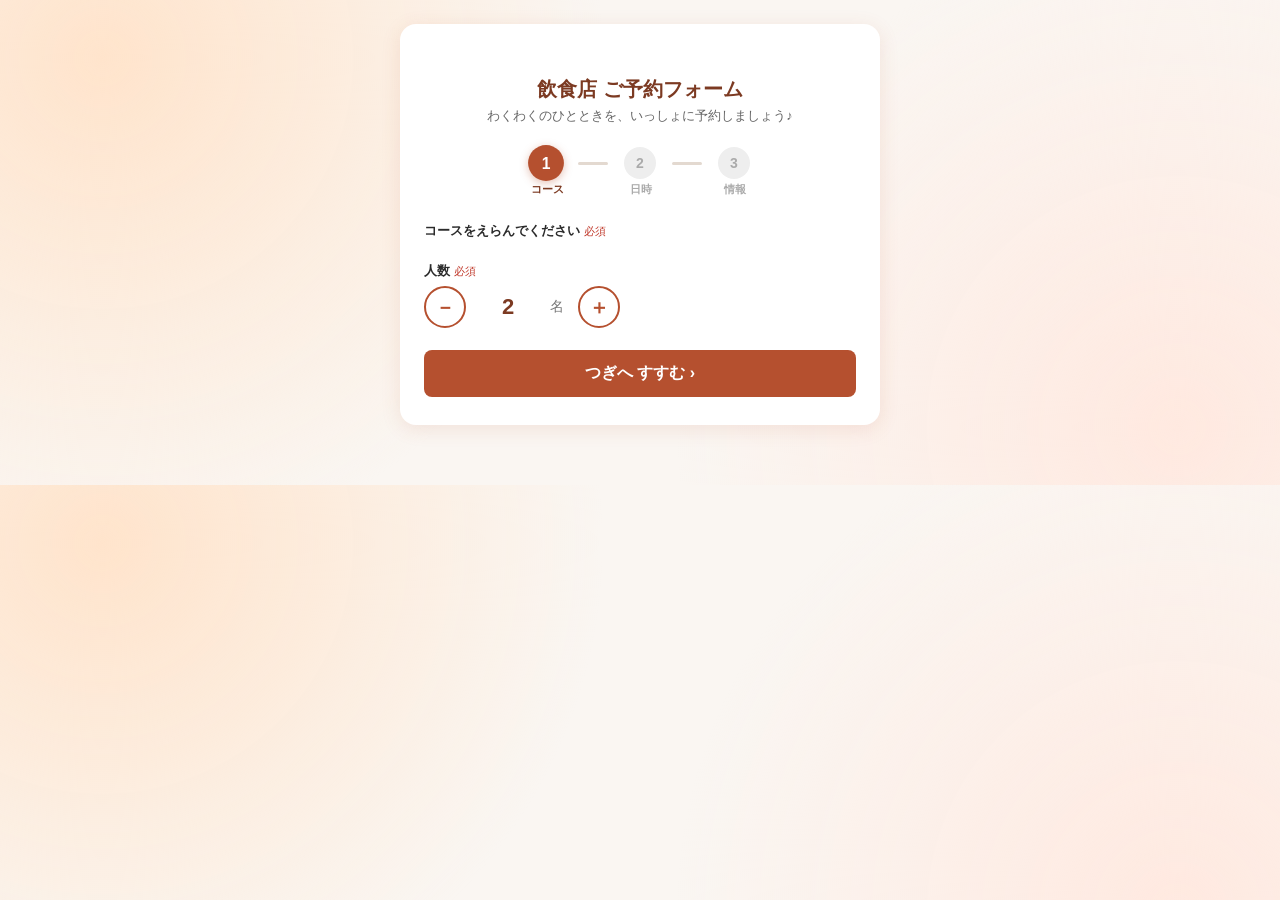
<file: gas/index.html>
<!DOCTYPE html>
<html>
<head>
  <base target="_top">
  <meta charset="utf-8">
  <style>
    :root {
      --main: #b5502f;
      --main-dark: #7c3a22;
      --bg: #faf6f2;
      --border: #e3d9d0;
      --text: #2b2b2b;
      --danger: #c0392b;
      --accent: #ffb703;
      --accent-soft: #fff3d6;
    }
    * { box-sizing: border-box; }
    body {
      font-family: "Hiragino Kaku Gothic ProN", "Yu Gothic", sans-serif;
      background: var(--bg);
      background-image:
        radial-gradient(circle at 8% 12%, #ffe4cc 0%, transparent 40%),
        radial-gradient(circle at 92% 88%, #ffe9e0 0%, transparent 40%);
      color: var(--text);
      margin: 0;
      padding: 24px 16px 60px;
    }
    .card {
      max-width: 480px;
      margin: 0 auto;
      background: #fff;
      border-radius: 16px;
      box-shadow: 0 4px 20px rgba(181,80,47,0.12);
      padding: 28px 24px;
    }
    .hero { text-align: center; margin-bottom: 18px; }
    .heroEmoji { display: inline-block; animation: bounce 2.2s ease-in-out infinite; }
    @keyframes bounce {
      0%, 100% { transform: translateY(0); }
      50% { transform: translateY(-6px); }
    }
    .icon { display: inline-block; vertical-align: middle; flex-shrink: 0; }
    .labelIcon { vertical-align: -3px; margin-right: 2px; }
    .inlineIcon { vertical-align: -3px; margin-right: 4px; }
    h1 {
      font-size: 20px;
      text-align: center;
      color: var(--main-dark);
      margin: 6px 0 4px;
    }
    .subtitle {
      text-align: center;
      font-size: 13px;
      color: #666;
      margin-bottom: 22px;
    }

    /* ---- ステップインジケーター ---- */
    .steps {
      display: flex;
      align-items: flex-start;
      justify-content: center;
      margin-bottom: 24px;
    }
    .stepDot { display: flex; flex-direction: column; align-items: center; gap: 4px; width: 64px; }
    .stepDot .circle {
      width: 32px; height: 32px;
      border-radius: 50%;
      background: #eee;
      color: #aaa;
      display: flex; align-items: center; justify-content: center;
      font-size: 14px; font-weight: bold;
      transition: all .2s;
    }
    .stepDot .label { font-size: 10.5px; color: #aaa; font-weight: bold; white-space: nowrap; }
    .stepDot.active .circle { background: var(--main); color: #fff; transform: scale(1.12); box-shadow: 0 2px 8px rgba(181,80,47,0.35); }
    .stepDot.active .label { color: var(--main-dark); }
    .stepDot.done .circle { background: var(--accent); color: #fff; }
    .stepDot.done .label { color: #a3701f; }
    .stepLine { width: 30px; height: 3px; background: var(--border); margin: 15px 0 0; border-radius: 2px; }
    .stepLine.done { background: var(--accent); }

    label {
      display: block;
      font-size: 13px;
      font-weight: bold;
      margin: 16px 0 6px;
    }
    label .req {
      color: var(--danger);
      font-weight: normal;
      font-size: 11px;
      margin-left: 4px;
    }
    input[type="text"], input[type="tel"], input[type="email"], input[type="date"],
    select, textarea {
      width: 100%;
      padding: 10px 12px;
      border: 1px solid var(--border);
      border-radius: 8px;
      font-size: 15px;
      background: #fff;
      color: var(--text);
    }
    textarea { resize: vertical; min-height: 70px; }
    .row2 {
      display: grid;
      grid-template-columns: 1fr 1fr;
      gap: 12px;
    }

    /* ---- コース選択カード ---- */
    .courseCards {
      display: grid;
      grid-template-columns: repeat(auto-fit, minmax(110px, 1fr));
      gap: 10px;
      margin-top: 6px;
    }
    .courseCard {
      border: 2px solid var(--border);
      border-radius: 14px;
      padding: 14px 8px;
      text-align: center;
      cursor: pointer;
      user-select: none;
      transition: all .15s;
      background: #fff;
    }
    .courseCard:active { transform: scale(0.97); }
    .courseCard .emoji { line-height: 1; }
    .courseCard .emoji svg { display: block; margin: 0 auto; }
    .courseCard .name { font-size: 12.5px; font-weight: bold; margin-top: 6px; }
    .courseCard .duration { font-size: 10.5px; color: #999; margin-top: 2px; }
    .courseCard.selected {
      border-color: var(--main);
      background: #fff3ec;
      transform: scale(1.03);
      box-shadow: 0 2px 10px rgba(181,80,47,0.18);
    }
    .courseCard.selected .duration { color: var(--main-dark); }

    /* ---- 人数ステッパー ---- */
    .partyStepper {
      display: flex;
      align-items: center;
      gap: 14px;
      margin-top: 6px;
    }
    .stepperBtn {
      width: 42px; height: 42px;
      border-radius: 50%;
      border: 2px solid var(--main);
      background: #fff;
      color: var(--main);
      font-size: 20px;
      font-weight: bold;
      cursor: pointer;
      line-height: 1;
    }
    .stepperBtn:active { background: var(--main); color: #fff; }
    #partySize {
      width: 56px;
      text-align: center;
      border: none;
      background: transparent;
      font-size: 22px;
      font-weight: bold;
      color: var(--main-dark);
      padding: 0;
    }
    .partyUnit { font-size: 14px; color: #777; }

    #timeGrid {
      display: grid;
      grid-template-columns: repeat(3, 1fr);
      gap: 8px;
      margin-top: 6px;
    }
    .time-btn {
      padding: 8px 4px;
      text-align: center;
      border: 1px solid var(--border);
      border-radius: 8px;
      font-size: 13px;
      cursor: pointer;
      background: #fff;
      user-select: none;
      transition: transform .1s;
    }
    .time-btn:active { transform: scale(0.95); }
    .time-btn.selected {
      background: var(--main);
      border-color: var(--main);
      color: #fff;
    }
    .time-btn.disabled {
      color: #bbb;
      background: #f0f0f0;
      cursor: not-allowed;
      text-decoration: line-through;
    }
    .time-btn.full-waitlist {
      background: #fff7ec;
      border-color: #e0b98c;
      color: #a3701f;
    }
    .time-btn.full-waitlist.selected {
      background: #d98c2b;
      border-color: #d98c2b;
      color: #fff;
    }
    #timeHint {
      font-size: 12px;
      color: #888;
      margin-top: 6px;
    }
    #waitlistNote {
      align-items: center;
      font-size: 12px;
      color: #a3701f;
      background: #fff7ec;
      border: 1px solid #e0b98c;
      border-radius: 8px;
      padding: 8px 10px;
      margin-top: 10px;
      display: none;
    }

    /* ---- 確認内容カード(ステップ3) ---- */
    .summaryCard {
      background: var(--accent-soft);
      border: 1px solid #f0d99a;
      border-radius: 12px;
      padding: 12px 14px;
      margin-bottom: 18px;
    }
    .summaryRow {
      display: flex;
      justify-content: space-between;
      align-items: center;
      font-size: 13px;
      padding: 3px 0;
      color: #7a5c1e;
    }
    .summaryRow span { display: inline-flex; align-items: center; gap: 4px; }
    .summaryRow b { color: var(--main-dark); }
    .summaryNote { display: flex; align-items: center; gap: 4px; font-size: 12px; color: #a3701f; margin-top: 4px; }

    .navRow { display: flex; gap: 10px; margin-top: 22px; }
    .navRow .backBtn {
      flex: 0 0 auto;
      padding: 13px 18px;
      border: none;
      border-radius: 8px;
      background: #eee;
      color: #555;
      font-size: 14px;
      font-weight: bold;
      cursor: pointer;
    }
    button.nextBtn, .navRow button#submitBtn {
      flex: 1;
      width: 100%;
      margin-top: 0;
      padding: 13px;
      border: none;
      border-radius: 8px;
      background: var(--main);
      color: #fff;
      font-size: 16px;
      font-weight: bold;
      cursor: pointer;
      display: flex;
      align-items: center;
      justify-content: center;
      gap: 8px;
    }
    button.nextBtn { margin-top: 22px; }
    button#submitBtn:disabled { background: #aaa; cursor: not-allowed; }

    #msg {
      margin-top: 16px;
      font-size: 14px;
      text-align: center;
      white-space: pre-wrap;
    }
    #msg.error { color: var(--danger); }
    #msg.success { color: var(--main-dark); font-weight: bold; }

    .done-box {
      text-align: center;
      padding: 20px 0;
      position: relative;
      overflow: hidden;
      border-radius: 12px;
    }
    .done-box .big { display: flex; justify-content: center; animation: pop .5s ease; }
    @keyframes pop {
      0% { transform: scale(0.3); opacity: 0; }
      60% { transform: scale(1.15); opacity: 1; }
      100% { transform: scale(1); }
    }
    .confetti-piece {
      position: absolute;
      top: -12px;
      width: 8px;
      height: 14px;
      opacity: 0.9;
      animation-name: confettiFall;
      animation-timing-function: ease-in;
      animation-fill-mode: forwards;
      border-radius: 2px;
    }
    @keyframes confettiFall {
      0% { transform: translateY(0) rotate(0deg); opacity: 1; }
      100% { transform: translateY(260px) rotate(540deg); opacity: 0; }
    }
    button#lineCloseBtn {
      display: none;
      margin-top: 16px;
      padding: 12px 20px;
      border: none;
      border-radius: 8px;
      background: #06c755;
      color: #fff;
      font-size: 14px;
      font-weight: bold;
      cursor: pointer;
    }
  </style>
  <? if (CONFIG.LIFF_ID) { ?>
  <script src="https://static.line-scdn.net/liff/edge/2/sdk.js"></script>
  <? } ?>
</head>
<body>
  <div class="card">
    <div class="hero">
      <div class="heroEmoji" data-icon="party" data-icon-size="40"></div>
      <h1 id="pageTitle">飲食店 ご予約フォーム</h1>
      <div class="subtitle">わくわくのひとときを、いっしょに予約しましょう♪</div>
    </div>

    <div class="steps">
      <div class="stepDot active" data-step="1"><div class="circle">1</div><div class="label"><span class="labelIcon" data-icon="forkPlate" data-icon-size="12"></span>コース</div></div>
      <div class="stepLine"></div>
      <div class="stepDot" data-step="2"><div class="circle">2</div><div class="label"><span class="labelIcon" data-icon="calendar" data-icon-size="12"></span>日時</div></div>
      <div class="stepLine"></div>
      <div class="stepDot" data-step="3"><div class="circle">3</div><div class="label"><span class="labelIcon" data-icon="notepad" data-icon-size="12"></span>情報</div></div>
    </div>

    <form id="bookingForm">
      <div class="stepPanel" id="step1">
        <label>コースをえらんでください<span class="req">必須</span></label>
        <div id="courseCards" class="courseCards"></div>
        <input type="hidden" id="course">

        <label>人数<span class="req">必須</span></label>
        <div class="partyStepper">
          <button type="button" class="stepperBtn" id="partyMinus">－</button>
          <input type="text" id="partySize" value="2" readonly inputmode="numeric">
          <span class="partyUnit">名</span>
          <button type="button" class="stepperBtn" id="partyPlus">＋</button>
        </div>

        <button type="button" class="nextBtn" id="toStep2">つぎへ すすむ ›</button>
      </div>

      <div class="stepPanel" id="step2" style="display:none;">
        <label>予約日<span class="req">必須</span></label>
        <input type="date" id="date">

        <label>予約時間<span class="req">必須</span></label>
        <div id="timeGrid"></div>
        <div id="timeHint">先に予約日を選択してください</div>
        <div id="waitlistNote"><span class="inlineIcon" data-icon="hourglass" data-icon-size="14"></span>選択した時間帯は満席です。キャンセル待ちとして登録し、空きが出た場合のみご連絡いたします。</div>
        <input type="hidden" id="time">

        <div class="navRow">
          <button type="button" class="backBtn" id="toStep1Back">‹ もどる</button>
          <button type="button" class="nextBtn" id="toStep3" style="margin-top:0;">つぎへ すすむ ›</button>
        </div>
      </div>

      <div class="stepPanel" id="step3" style="display:none;">
        <div class="summaryCard" id="summaryCard"></div>

        <label>お名前<span class="req">必須</span></label>
        <input type="text" id="name" required>

        <label>フリガナ<span class="req" id="kanaReq" style="display:none;">必須</span></label>
        <input type="text" id="kana">

        <div class="row2">
          <div>
            <label>電話番号<span class="req">必須</span></label>
            <input type="tel" id="phone" placeholder="090-1234-5678" required>
          </div>
          <div>
            <label>メールアドレス<span class="req" id="emailReq" style="display:none;">必須</span></label>
            <input type="email" id="email">
            <div id="emailHint" style="font-size:12px; color:#888; margin-top:4px;">入力すると、確認メールと前日・当日のご案内が届きます</div>
          </div>
        </div>

        <label>ご要望</label>
        <textarea id="notes" placeholder="アレルギーや苦手な食材、お祝い等のご要望があればご記入ください"></textarea>

        <p id="privacyNote" style="font-size:11.5px; line-height:1.6; color:#777; margin:14px 2px 0;"></p>

        <div class="navRow">
          <button type="button" class="backBtn" id="toStep2Back">‹ もどる</button>
          <button type="submit" id="submitBtn"><span class="btnIcon" data-icon="party" data-icon-size="18"></span><span id="submitBtnLabel">この内容で予約する</span></button>
        </div>
        <div id="msg"></div>
      </div>
    </form>

    <div class="done-box" id="doneBox" style="display:none;">
      <div class="big" id="doneIcon"></div>
      <div id="doneMsg" style="margin-top:8px; font-weight:bold; white-space:pre-line;"></div>
      <button id="lineCloseBtn" type="button">LINEのトーク画面に戻る</button>
    </div>
  </div>

  <script>
    var CFG = null;
    var selectedTime = null;
    var selectedIsWaitlist = false;
    var CURRENT_STEP = 1;
    var LIFF_ID = <?!= JSON.stringify(CONFIG.LIFF_ID || '') ?>;
    var lineProfile = null; // LIFF経由で取得できた場合のみ { userId, displayName }

    // ---- アイコン(絵文字の代わりに使うオリジナルSVG。すべて共通の暖色パレットで統一) ----
    var ICONS = {
      party: '<path d="M6 42 L28 12 L36 20 Z" fill="#b5502f"/>' +
        '<path d="M6 42 L20 34 L28 12" fill="none" stroke="#7c3a22" stroke-width="2" stroke-linejoin="round"/>' +
        '<rect x="2" y="40" width="8" height="5" rx="1.5" fill="#7c3a22" transform="rotate(-38 6 42)"/>' +
        '<circle cx="34" cy="8" r="2.6" fill="#ffb703"/>' +
        '<circle cx="42" cy="15" r="2.2" fill="#ff8fa3"/>' +
        '<circle cx="40" cy="24" r="2" fill="#4ecdc4"/>' +
        '<circle cx="30" cy="6" r="1.8" fill="#6c8ff5"/>' +
        '<circle cx="44" cy="6" r="1.6" fill="#7bc86c"/>',
      calendar: '<rect x="6" y="10" width="36" height="32" rx="5" fill="#fff" stroke="#b5502f" stroke-width="3"/>' +
        '<rect x="6" y="10" width="36" height="10" rx="5" fill="#b5502f"/>' +
        '<rect x="14" y="4" width="4" height="10" rx="2" fill="#7c3a22"/>' +
        '<rect x="30" y="4" width="4" height="10" rx="2" fill="#7c3a22"/>' +
        '<circle cx="16" cy="30" r="2.4" fill="#ffb703"/><circle cx="24" cy="30" r="2.4" fill="#ffb703"/>' +
        '<circle cx="32" cy="30" r="2.4" fill="#e3d9d0"/><circle cx="16" cy="37" r="2.4" fill="#e3d9d0"/>',
      notepad: '<rect x="9" y="6" width="30" height="36" rx="4" fill="#fff" stroke="#b5502f" stroke-width="3"/>' +
        '<line x1="15" y1="16" x2="33" y2="16" stroke="#e3d9d0" stroke-width="3" stroke-linecap="round"/>' +
        '<line x1="15" y1="24" x2="33" y2="24" stroke="#e3d9d0" stroke-width="3" stroke-linecap="round"/>' +
        '<line x1="15" y1="32" x2="27" y2="32" stroke="#e3d9d0" stroke-width="3" stroke-linecap="round"/>' +
        '<rect x="26" y="29" width="14" height="6" rx="2" fill="#ffb703" transform="rotate(-40 26 29)"/>',
      forkPlate: '<circle cx="26" cy="24" r="16" fill="#fff3ec" stroke="#e3d9d0" stroke-width="2"/>' +
        '<g stroke="#7c3a22" stroke-width="2.5" stroke-linecap="round" fill="none">' +
        '<line x1="6" y1="4" x2="6" y2="16"/><line x1="10" y1="4" x2="10" y2="16"/><line x1="14" y1="4" x2="14" y2="16"/>' +
        '<path d="M6 16 Q6 21 10 21 Q14 21 14 16"/><line x1="10" y1="21" x2="10" y2="44"/></g>' +
        '<path d="M40 4 Q44 11 40 21 L38 21 L38 4 Z" fill="#7c3a22"/>' +
        '<line x1="39" y1="21" x2="39" y2="44" stroke="#7c3a22" stroke-width="2.5" stroke-linecap="round"/>',
      people: '<circle cx="17" cy="16" r="7" fill="#b5502f"/><path d="M5 40 Q5 26 17 26 Q29 26 29 40 Z" fill="#b5502f"/>' +
        '<circle cx="33" cy="18" r="6" fill="#ffb703"/><path d="M23 40 Q23 28 33 28 Q43 28 43 40 Z" fill="#ffb703"/>',
      hourglass: '<line x1="10" y1="6" x2="38" y2="6" stroke="#a3701f" stroke-width="3" stroke-linecap="round"/>' +
        '<line x1="10" y1="42" x2="38" y2="42" stroke="#a3701f" stroke-width="3" stroke-linecap="round"/>' +
        '<path d="M12 6 H36 L26 24 L36 42 H12 L22 24 Z" fill="none" stroke="#a3701f" stroke-width="3" stroke-linejoin="round"/>' +
        '<path d="M16 10 H32 L24 22 Z" fill="#ffb703"/><path d="M18 38 H30 L24 27 Z" fill="#e0b98c"/>',
      // ---- コースカード用(順番に繰り返し使う) ----
      dish0: '<circle cx="24" cy="26" r="16" fill="#fff" stroke="#e3d9d0" stroke-width="2"/>' +
        '<ellipse cx="24" cy="24" rx="10" ry="7" fill="#c8703f"/><ellipse cx="20" cy="21" rx="3" ry="2" fill="#e3925c"/>',
      dish1: '<path d="M16 6 H32 L29 20 Q24 26 19 20 Z" fill="#7a2e3a"/>' +
        '<line x1="24" y1="24" x2="24" y2="38" stroke="#7c3a22" stroke-width="2.5"/>' +
        '<line x1="16" y1="42" x2="32" y2="42" stroke="#7c3a22" stroke-width="2.5" stroke-linecap="round"/>',
      dish2: '<path d="M8 22 H40 Q40 38 24 38 Q8 38 8 22 Z" fill="#fff" stroke="#b5502f" stroke-width="2.5"/>' +
        '<path d="M12 22 Q24 30 36 22" fill="none" stroke="#e3925c" stroke-width="2.5"/>' +
        '<circle cx="18" cy="18" r="2" fill="#4a7c3f"/><circle cx="28" cy="16" r="2" fill="#4a7c3f"/>',
      dish3: '<path d="M8 38 L24 12 L40 38 Z" fill="#f7c9d8"/>' +
        '<path d="M8 38 L24 12 L40 38 Z" fill="none" stroke="#b5502f" stroke-width="2"/>' +
        '<rect x="8" y="35" width="32" height="4" fill="#b5502f"/><circle cx="24" cy="14" r="2.5" fill="#c0392b"/>',
      dish4: '<rect x="10" y="20" width="28" height="14" rx="5" fill="#fff" stroke="#555" stroke-width="2"/>' +
        '<rect x="10" y="27" width="28" height="4" fill="#2e7d32"/><ellipse cx="24" cy="18" rx="12" ry="6" fill="#e26b6b"/>',
      dish5: '<path d="M10 8 H20 L17 20 Q15 24 12 20 Z" fill="#ffe08a"/>' +
        '<line x1="15" y1="22" x2="15" y2="36" stroke="#7c3a22" stroke-width="2"/>' +
        '<line x1="10" y1="38" x2="20" y2="38" stroke="#7c3a22" stroke-width="2" stroke-linecap="round"/>' +
        '<path d="M28 4 H38 L35 18 Q33 22 30 18 Z" fill="#ffe08a"/>' +
        '<line x1="33" y1="20" x2="33" y2="36" stroke="#7c3a22" stroke-width="2"/>' +
        '<line x1="28" y1="38" x2="38" y2="38" stroke="#7c3a22" stroke-width="2" stroke-linecap="round"/>',
      dish6: '<rect x="6" y="14" width="36" height="26" rx="4" fill="#fff" stroke="#7c3a22" stroke-width="2.5"/>' +
        '<line x1="24" y1="14" x2="24" y2="40" stroke="#7c3a22" stroke-width="2"/>' +
        '<line x1="6" y1="27" x2="24" y2="27" stroke="#7c3a22" stroke-width="2"/>' +
        '<circle cx="15" cy="20" r="3" fill="#c0392b"/><rect x="12" y="31" width="8" height="5" rx="1.5" fill="#4a7c3f"/>' +
        '<ellipse cx="33" cy="27" rx="7" ry="9" fill="#f0d9a8"/>',
      dish7: '<path d="M24 6 L44 40 H4 Z" fill="#f2b84b"/>' +
        '<path d="M24 6 L44 40 H4 Z" fill="none" stroke="#b5502f" stroke-width="2"/>' +
        '<circle cx="22" cy="24" r="2.4" fill="#c0392b"/><circle cx="28" cy="30" r="2.4" fill="#c0392b"/><circle cx="18" cy="32" r="2.4" fill="#c0392b"/>',
      dish8: '<ellipse cx="24" cy="24" rx="16" ry="4" fill="#adb5bd"/>' +
        '<path d="M8 24 H40 L37 38 H11 Z" fill="#8d99ae"/>' +
        '<path d="M2 22 Q8 14 14 22" fill="none" stroke="#7c3a22" stroke-width="2.5" stroke-linecap="round"/>' +
        '<path d="M34 22 Q40 14 46 22" fill="none" stroke="#7c3a22" stroke-width="2.5" stroke-linecap="round"/>' +
        '<path d="M20 12 Q22 6 20 2" stroke="#ccc" stroke-width="2" fill="none" stroke-linecap="round"/>' +
        '<path d="M28 12 Q30 6 28 2" stroke="#ccc" stroke-width="2" fill="none" stroke-linecap="round"/>',
      dish9: '<path d="M12 14 H36 L32 42 H16 Z" fill="#d7f0ec"/>' +
        '<path d="M12 14 H36 L32 42 H16 Z" fill="none" stroke="#4ecdc4" stroke-width="2.5"/>' +
        '<line x1="26" y1="4" x2="30" y2="14" stroke="#4ecdc4" stroke-width="3" stroke-linecap="round"/>',
    };
    var COURSE_ICON_KEYS = ['dish0', 'dish1', 'dish2', 'dish3', 'dish4', 'dish5', 'dish6', 'dish7', 'dish8', 'dish9'];

    function iconHtml(key, size) {
      size = size || 24;
      return '<svg class="icon" viewBox="0 0 48 48" width="' + size + '" height="' + size + '" aria-hidden="true">' + (ICONS[key] || '') + '</svg>';
    }

    /**
     * HTML内に静的に置いた data-icon="キー" 要素に、対応するSVGアイコンを流し込む。
     * (絵文字の代わりに使うアイコンをまとめて1箇所で管理するため)
     */
    function hydrateStaticIcons() {
      document.querySelectorAll('[data-icon]').forEach(function (el) {
        var size = parseInt(el.dataset.iconSize, 10) || 20;
        el.innerHTML = iconHtml(el.dataset.icon, size);
      });
    }

    function pad(n) { return n < 10 ? '0' + n : '' + n; }
    function toDateStr(d) { return d.getFullYear() + '-' + pad(d.getMonth() + 1) + '-' + pad(d.getDate()); }
    function escapeHtml(v) {
      return String(v == null ? '' : v).replace(/&/g, '&amp;').replace(/</g, '&lt;').replace(/>/g, '&gt;');
    }

    function init() {
      hydrateStaticIcons();
      google.script.run.withSuccessHandler(onConfig).getConfig();
      initLiffIfNeeded();

      var dateInput = document.getElementById('date');
      var today = new Date();
      dateInput.min = toDateStr(today);

      dateInput.addEventListener('change', refreshTimeGrid);
      document.getElementById('partyMinus').addEventListener('click', function () { changeParty(-1); });
      document.getElementById('partyPlus').addEventListener('click', function () { changeParty(1); });
      document.getElementById('toStep2').addEventListener('click', onToStep2);
      document.getElementById('toStep1Back').addEventListener('click', function () { goToStep(1); });
      document.getElementById('toStep3').addEventListener('click', onToStep3);
      document.getElementById('toStep2Back').addEventListener('click', function () { goToStep(2); });
      document.getElementById('bookingForm').addEventListener('submit', onSubmit);
      document.getElementById('lineCloseBtn').addEventListener('click', function () {
        try { liff.closeWindow(); } catch (e) { /* LINEアプリ外なら何もしない */ }
      });
    }

    /**
     * LINEアプリ内(LIFF)で開かれた場合、LINEのプロフィール(表示名)を取得して
     * お名前欄の自動入力とサーバへの送信内容に使う。LIFF未設定の店舗や、
     * 通常のブラウザで開いた場合は何もしない(既存の動作に影響しない)。
     */
    function initLiffIfNeeded() {
      if (!LIFF_ID || typeof liff === 'undefined') return;
      liff.init({ liffId: LIFF_ID }).then(function () {
        if (!liff.isLoggedIn()) return;
        return liff.getProfile().then(function (profile) {
          lineProfile = profile;
          var nameInput = document.getElementById('name');
          if (nameInput && !nameInput.value && profile.displayName) {
            nameInput.value = profile.displayName;
          }
        });
      }).catch(function (err) {
        console.log('LIFF初期化エラー(通常の予約フォームとして続行します): ' + err);
      });
    }

    function onConfig(cfg) {
      CFG = cfg;
      if (cfg.storeName) {
        var title = cfg.storeName + ' ご予約フォーム';
        document.title = title;
        document.getElementById('pageTitle').textContent = title;
      }
      var maxDate = new Date();
      maxDate.setDate(maxDate.getDate() + cfg.maxDaysAhead);
      document.getElementById('date').max = toDateStr(maxDate);

      renderPrivacyNote(cfg);

      document.getElementById('kanaReq').style.display = cfg.requireKana ? '' : 'none';
      document.getElementById('emailReq').style.display = cfg.requireEmail ? '' : 'none';
      document.getElementById('kana').required = !!cfg.requireKana;
      document.getElementById('email').required = !!cfg.requireEmail;
      document.getElementById('emailHint').textContent = cfg.requireEmail
        ? '確認メールと、前日・当日のご案内をお送りします'
        : '入力すると、確認メールと前日・当日のご案内が届きます';

      renderCourseCards(cfg.courses);
    }

    /**
     * 送信ボタンの上に、個人情報の利用目的を表示する(個人情報保護法に基づく利用目的の通知)。
     * 店舗がプライバシーポリシーのURLを設定していれば、そのページへのリンクも付ける。
     */
    function renderPrivacyNote(cfg) {
      var el = document.getElementById('privacyNote');
      el.textContent = (cfg.storeName || '当店') + 'は、ご入力いただいたお名前・ご連絡先・ご要望などを、' +
        'ご予約の受付・確認と、ご予約に関するご連絡(前日・当日のご案内を含む)のためにのみ利用し、' +
        '法令に基づく場合を除き第三者に提供しません。' +
        (cfg.liffId ? 'LINEからご予約いただいた場合は、LINEの表示名も同じ目的で利用します。' : '');
      if (cfg.privacyPolicyUrl) {
        el.appendChild(document.createTextNode(' '));
        var a = document.createElement('a');
        a.href = cfg.privacyPolicyUrl;
        a.target = '_blank';
        a.rel = 'noopener';
        a.textContent = '個人情報の取り扱いについて';
        el.appendChild(a);
      }
    }

    function renderCourseCards(courses) {
      var wrap = document.getElementById('courseCards');
      wrap.innerHTML = '';
      (courses || []).forEach(function (c, i) {
        var card = document.createElement('div');
        card.className = 'courseCard';
        card.dataset.name = c.name;

        var emoji = document.createElement('div');
        emoji.className = 'emoji';
        emoji.innerHTML = iconHtml(COURSE_ICON_KEYS[i % COURSE_ICON_KEYS.length], 32);

        var name = document.createElement('div');
        name.className = 'name';
        name.textContent = c.name;

        var duration = document.createElement('div');
        duration.className = 'duration';
        duration.textContent = '約' + c.duration + '分';

        card.appendChild(emoji);
        card.appendChild(name);
        card.appendChild(duration);
        card.addEventListener('click', function () { selectCourse(c.name); });
        wrap.appendChild(card);
      });
      if (courses && courses.length) selectCourse(courses[0].name);
    }

    function selectCourse(name) {
      document.getElementById('course').value = name;
      document.querySelectorAll('#courseCards .courseCard').forEach(function (el) {
        el.classList.toggle('selected', el.dataset.name === name);
      });
      refreshTimeGrid();
    }

    function changeParty(delta) {
      var input = document.getElementById('partySize');
      var max = (CFG && CFG.partySizeMax) || 8;
      var v = (parseInt(input.value, 10) || 1) + delta;
      v = Math.min(max, Math.max(1, v));
      input.value = v;
      refreshTimeGrid();
    }

    // ---- ステップ切り替え ----
    function goToStep(n) {
      CURRENT_STEP = n;
      [1, 2, 3].forEach(function (i) {
        document.getElementById('step' + i).style.display = (i === n) ? 'block' : 'none';
      });
      document.querySelectorAll('.stepDot').forEach(function (dot) {
        var s = parseInt(dot.dataset.step, 10);
        dot.classList.toggle('active', s === n);
        dot.classList.toggle('done', s < n);
      });
      document.querySelectorAll('.stepLine').forEach(function (line, idx) {
        line.classList.toggle('done', (idx + 1) < n);
      });
      document.querySelector('.card').scrollIntoView({ behavior: 'smooth', block: 'start' });
    }

    function onToStep2() {
      var partySize = parseInt(document.getElementById('partySize').value, 10);
      if (!document.getElementById('course').value) {
        alert('コースを選んでください。');
        return;
      }
      if (!partySize || partySize < 1) {
        alert('人数を選んでください。');
        return;
      }
      goToStep(2);
    }

    function onToStep3() {
      if (!document.getElementById('date').value || !document.getElementById('time').value) {
        alert('予約日と予約時間を選んでください。');
        return;
      }
      renderSummary();
      goToStep(3);
    }

    function renderSummary() {
      var courseName = document.getElementById('course').value;
      var partySize = document.getElementById('partySize').value;
      var dateStr = document.getElementById('date').value;
      var timeStr = document.getElementById('time').value;
      document.getElementById('summaryCard').innerHTML =
        '<div class="summaryRow"><span>' + iconHtml('calendar', 16) + ' 日時</span><b>' + escapeHtml(dateStr) + ' ' + escapeHtml(timeStr) + '</b></div>' +
        '<div class="summaryRow"><span>' + iconHtml('forkPlate', 16) + ' コース</span><b>' + escapeHtml(courseName) + '</b></div>' +
        '<div class="summaryRow"><span>' + iconHtml('people', 16) + ' 人数</span><b>' + escapeHtml(partySize) + '名</b></div>' +
        (selectedIsWaitlist ? '<div class="summaryNote">' + iconHtml('hourglass', 14) + ' 満席のため、キャンセル待ちとして登録されます</div>' : '');
    }

    function refreshTimeGrid() {
      var grid = document.getElementById('timeGrid');
      var hint = document.getElementById('timeHint');
      grid.innerHTML = '';
      selectedTime = null;
      selectedIsWaitlist = false;
      document.getElementById('time').value = '';
      updateSubmitUi();

      var dateStr = document.getElementById('date').value;
      var courseName = document.getElementById('course').value;
      var partySize = parseInt(document.getElementById('partySize').value, 10);

      if (!CFG || !dateStr || !courseName || !partySize) {
        hint.textContent = '先に予約日を選択してください';
        return;
      }
      if (partySize > CFG.partySizeMax) {
        hint.textContent = 'ご予約は最大' + CFG.partySizeMax + '名までです。お電話にてご相談ください。';
        return;
      }
      hint.textContent = '読み込み中...';

      google.script.run
        .withSuccessHandler(function (schedule) { renderTimeGrid(schedule, dateStr, courseName, partySize); })
        .withFailureHandler(function (err) { hint.textContent = '空き状況の取得に失敗しました: ' + err.message; })
        .getDaySchedule(dateStr);
    }

    function renderTimeGrid(schedule, dateStr, courseName, partySize) {
      var grid = document.getElementById('timeGrid');
      var hint = document.getElementById('timeHint');
      grid.innerHTML = '';

      if (schedule.closed) {
        hint.textContent = 'この日は休業日です。別の日をお選びください。' + (schedule.note ? '(' + schedule.note + ')' : '');
        return;
      }

      var courseDef = CFG.courses.filter(function (c) { return c.name === courseName; })[0];
      var duration = courseDef ? courseDef.duration : CFG.slotMinutes;
      var slot = CFG.slotMinutes;

      // 受付締切(来店の何分前まで)を過ぎた時間帯は選べないようにする。
      // 日付をまたぐ締切にも対応するため、各枠の日時そのものと比べる。
      var dateParts = dateStr.split('-').map(Number);
      var cutoffMs = (CFG.bookingCutoffMinutes || 0) * 60000;
      var acceptFromMs = Date.now() + cutoffMs;

      var any = false;
      (schedule.periods || []).forEach(function (period) {
        for (var t = period.startMin; t + duration <= period.endMin; t += slot) {
          var label = pad(Math.floor(t / 60)) + ':' + pad(t % 60);

          var reservedAtSlot = schedule.bookedRanges.reduce(function (sum, r) {
            var overlaps = t < r.endMin && (t + duration) > r.startMin;
            return overlaps ? sum + r.partySize : sum;
          }, 0);
          var remaining = CFG.seatsTotal - reservedAtSlot;
          var isFull = remaining < partySize;
          var slotMs = new Date(dateParts[0], dateParts[1] - 1, dateParts[2], Math.floor(t / 60), t % 60).getTime();
          var isPast = slotMs < acceptFromMs;
          var isWaitlistable = isFull && !isPast && CFG.waitlistEnabled;
          var isSelectable = !isPast && (!isFull || isWaitlistable);

          var btn = document.createElement('div');
          btn.className = 'time-btn' + (!isSelectable ? ' disabled' : (isWaitlistable ? ' full-waitlist' : ''));
          btn.textContent = label + (isWaitlistable ? '(待)' : '');
          btn.dataset.time = label;
          if (isSelectable) {
            btn.title = isFull ? '満席・キャンセル待ちで登録できます' : '残り約' + remaining + '席';
            any = true;
            btn.addEventListener('click', function () {
              var els = grid.querySelectorAll('.time-btn');
              els.forEach(function (e) { e.classList.remove('selected'); });
              this.classList.add('selected');
              selectedTime = this.dataset.time;
              selectedIsWaitlist = this.classList.contains('full-waitlist');
              document.getElementById('time').value = selectedTime;
              updateSubmitUi();
            });
          }
          grid.appendChild(btn);
        }
      });
      hint.textContent = any
        ? '空き時間をタップして選択してください((待)は満席のためキャンセル待ちになります)' + (schedule.note ? '(' + schedule.note + ')' : '')
        : 'この日・この人数では空きがありません。別の日時をお選びください。';
    }

    function updateSubmitUi() {
      var note = document.getElementById('waitlistNote');
      note.style.display = selectedIsWaitlist ? 'flex' : 'none';
      // キャンセル待ちは空席のお知らせをメールで送るため、メールアドレスを必須として表示する
      var emailRequired = !!(CFG && CFG.requireEmail) || selectedIsWaitlist;
      document.getElementById('emailReq').style.display = emailRequired ? '' : 'none';
      document.getElementById('email').required = emailRequired;
      setSubmitButtonState(selectedIsWaitlist);
    }

    /**
     * 送信ボタンのアイコンと文言を、通常予約/キャンセル待ちの状態に合わせて切り替える。
     */
    function setSubmitButtonState(isWaitlist) {
      document.querySelector('#submitBtn .btnIcon').innerHTML = iconHtml(isWaitlist ? 'hourglass' : 'party', 18);
      document.getElementById('submitBtnLabel').textContent = isWaitlist ? 'キャンセル待ちに登録する' : 'この内容で予約する';
    }

    function onSubmit(e) {
      e.preventDefault();
      var msg = document.getElementById('msg');
      msg.className = '';
      msg.textContent = '';

      var form = {
        name: document.getElementById('name').value.trim(),
        kana: document.getElementById('kana').value.trim(),
        phone: document.getElementById('phone').value.trim(),
        email: document.getElementById('email').value.trim(),
        course: document.getElementById('course').value,
        partySize: document.getElementById('partySize').value,
        date: document.getElementById('date').value,
        time: document.getElementById('time').value,
        notes: document.getElementById('notes').value.trim(),
        acceptWaitlist: selectedIsWaitlist,
        lineUserId: lineProfile ? lineProfile.userId : '',
        lineDisplayName: lineProfile ? lineProfile.displayName : '',
      };

      if (!form.name || !form.phone || !form.date || !form.time || !form.course || !form.partySize ||
          (CFG.requireKana && !form.kana) || (CFG.requireEmail && !form.email)) {
        msg.className = 'error';
        msg.textContent = '必須項目を入力し、予約時間を選択してください。';
        return;
      }
      if (form.acceptWaitlist && !form.email) {
        msg.className = 'error';
        msg.textContent = 'キャンセル待ちの登録には、空きのお知らせをお送りするメールアドレスが必要です。';
        return;
      }

      var btn = document.getElementById('submitBtn');
      var labelEl = document.getElementById('submitBtnLabel');
      var submitLabel = labelEl.textContent;
      btn.disabled = true;
      labelEl.textContent = '送信中...';

      google.script.run
        .withSuccessHandler(function (res) {
          btn.disabled = false;
          labelEl.textContent = submitLabel;
          if (res.success) {
            document.getElementById('bookingForm').style.display = 'none';
            document.querySelector('.steps').style.display = 'none';
            document.getElementById('doneBox').style.display = 'block';
            document.getElementById('doneIcon').innerHTML = iconHtml(res.waitlisted ? 'hourglass' : 'party', 64);
            document.getElementById('doneMsg').textContent = res.message;
            fireConfetti();
            notifyLiffOfSuccess(res.message);
          } else {
            msg.className = 'error';
            msg.textContent = res.message;
            refreshTimeGrid();
          }
        })
        .withFailureHandler(function (err) {
          btn.disabled = false;
          labelEl.textContent = submitLabel;
          msg.className = 'error';
          msg.textContent = '送信エラー: ' + err.message;
        })
        .submitBooking(form);
    }

    /**
     * 予約完了時、カードの中に紙吹雪を降らせる小さな演出。数秒後に自動で消える。
     */
    function fireConfetti() {
      var box = document.getElementById('doneBox');
      var colors = ['#ffb703', '#ff8fa3', '#4ecdc4', '#b5502f', '#7bc86c', '#6c8ff5'];
      for (var i = 0; i < 28; i++) {
        var piece = document.createElement('div');
        piece.className = 'confetti-piece';
        piece.style.left = (Math.random() * 100) + '%';
        piece.style.background = colors[i % colors.length];
        piece.style.animationDuration = (1.2 + Math.random() * 1.2) + 's';
        piece.style.animationDelay = (Math.random() * 0.4) + 's';
        box.appendChild(piece);
        (function (p) { setTimeout(function () { p.remove(); }, 3000); })(piece);
      }
    }

    /**
     * LINEアプリ内で開かれている場合、予約結果のメッセージをトーク画面に送り、
     * トーク画面へ戻るボタンを表示する。送信に失敗しても予約自体は成立しているので無視する。
     * (LIFFアプリに「チャットメッセージ」の権限を追加していない場合は送信できないが、その場合も
     * ボタンでトーク画面に戻ることはできる)
     */
    function notifyLiffOfSuccess(message) {
      if (typeof liff === 'undefined' || !liff.isInClient || !liff.isInClient()) return;
      document.getElementById('lineCloseBtn').style.display = 'inline-block';
      try {
        liff.sendMessages([{ type: 'text', text: message }]).catch(function (err) {
          console.log('LINEへのメッセージ送信エラー: ' + err);
        });
      } catch (e) {
        console.log('LINEへのメッセージ送信エラー: ' + e);
      }
    }

    init();
  </script>
</body>
</html>
</file>
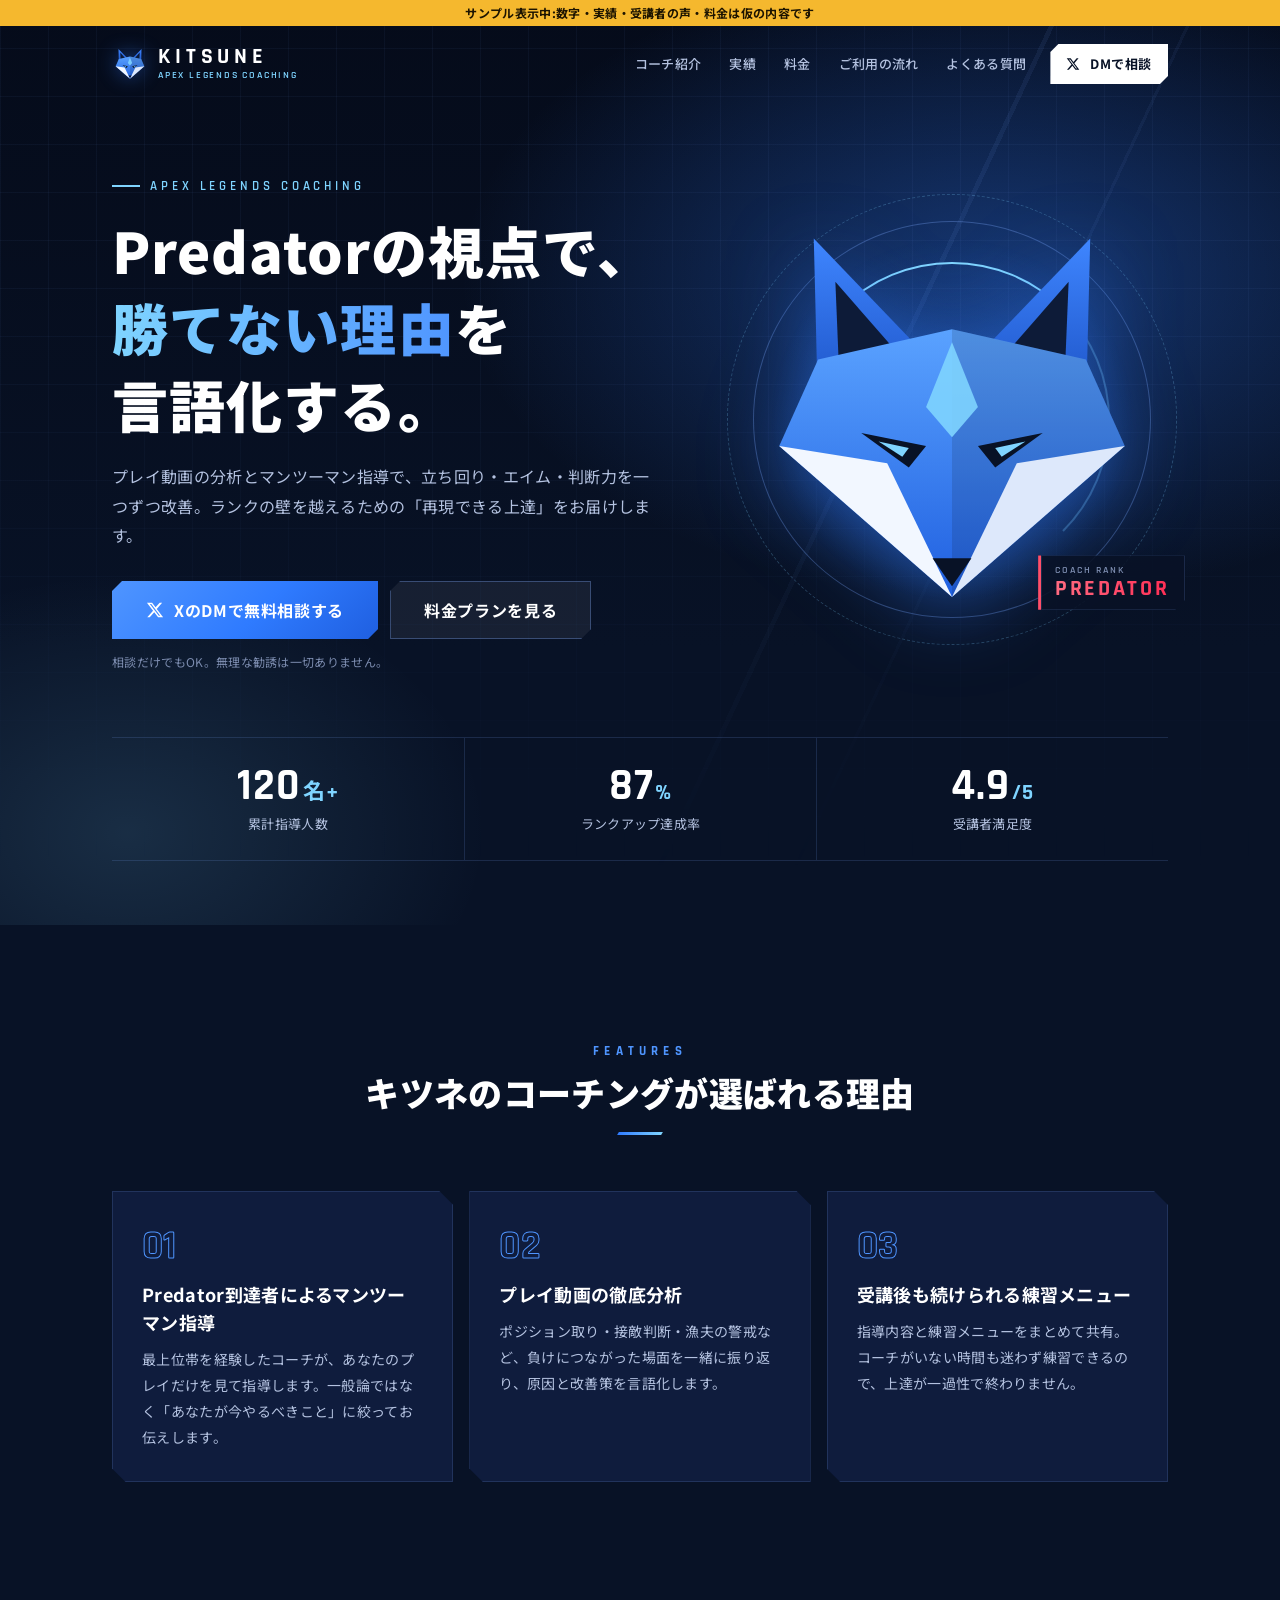
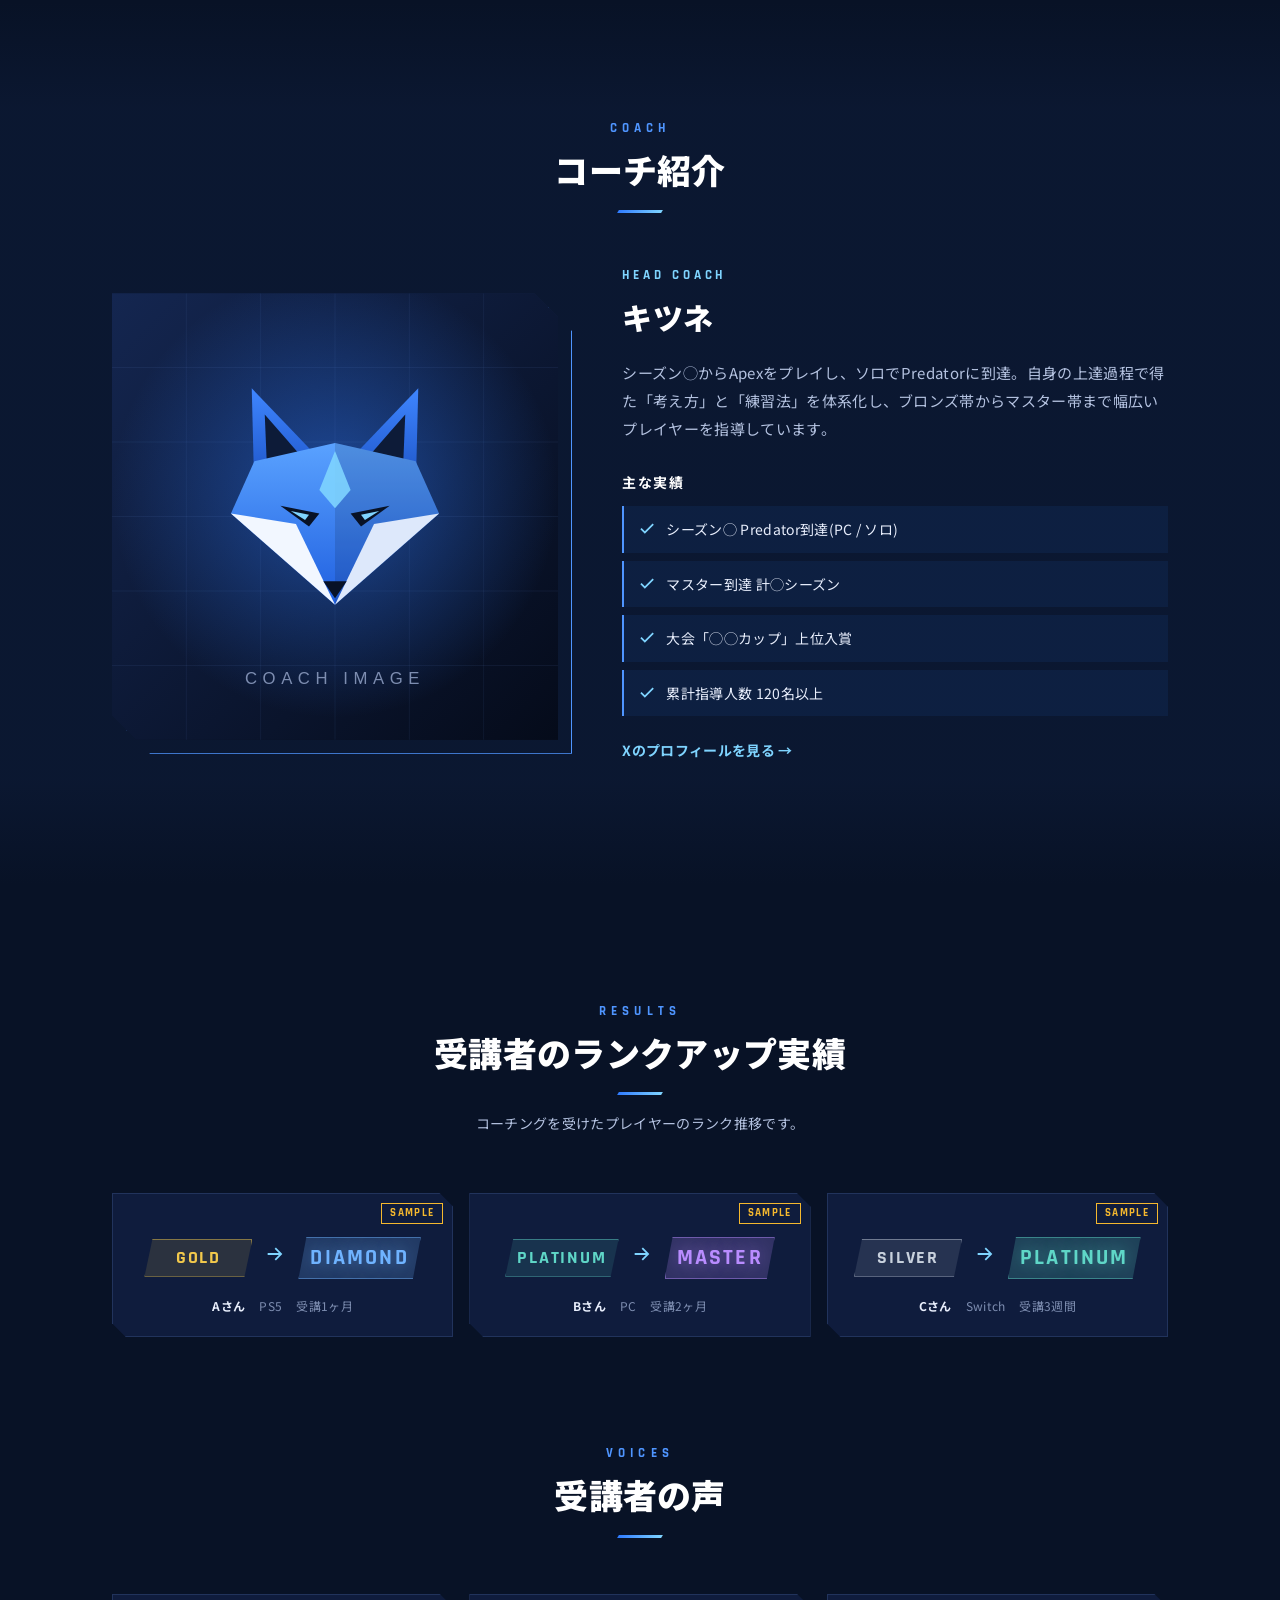
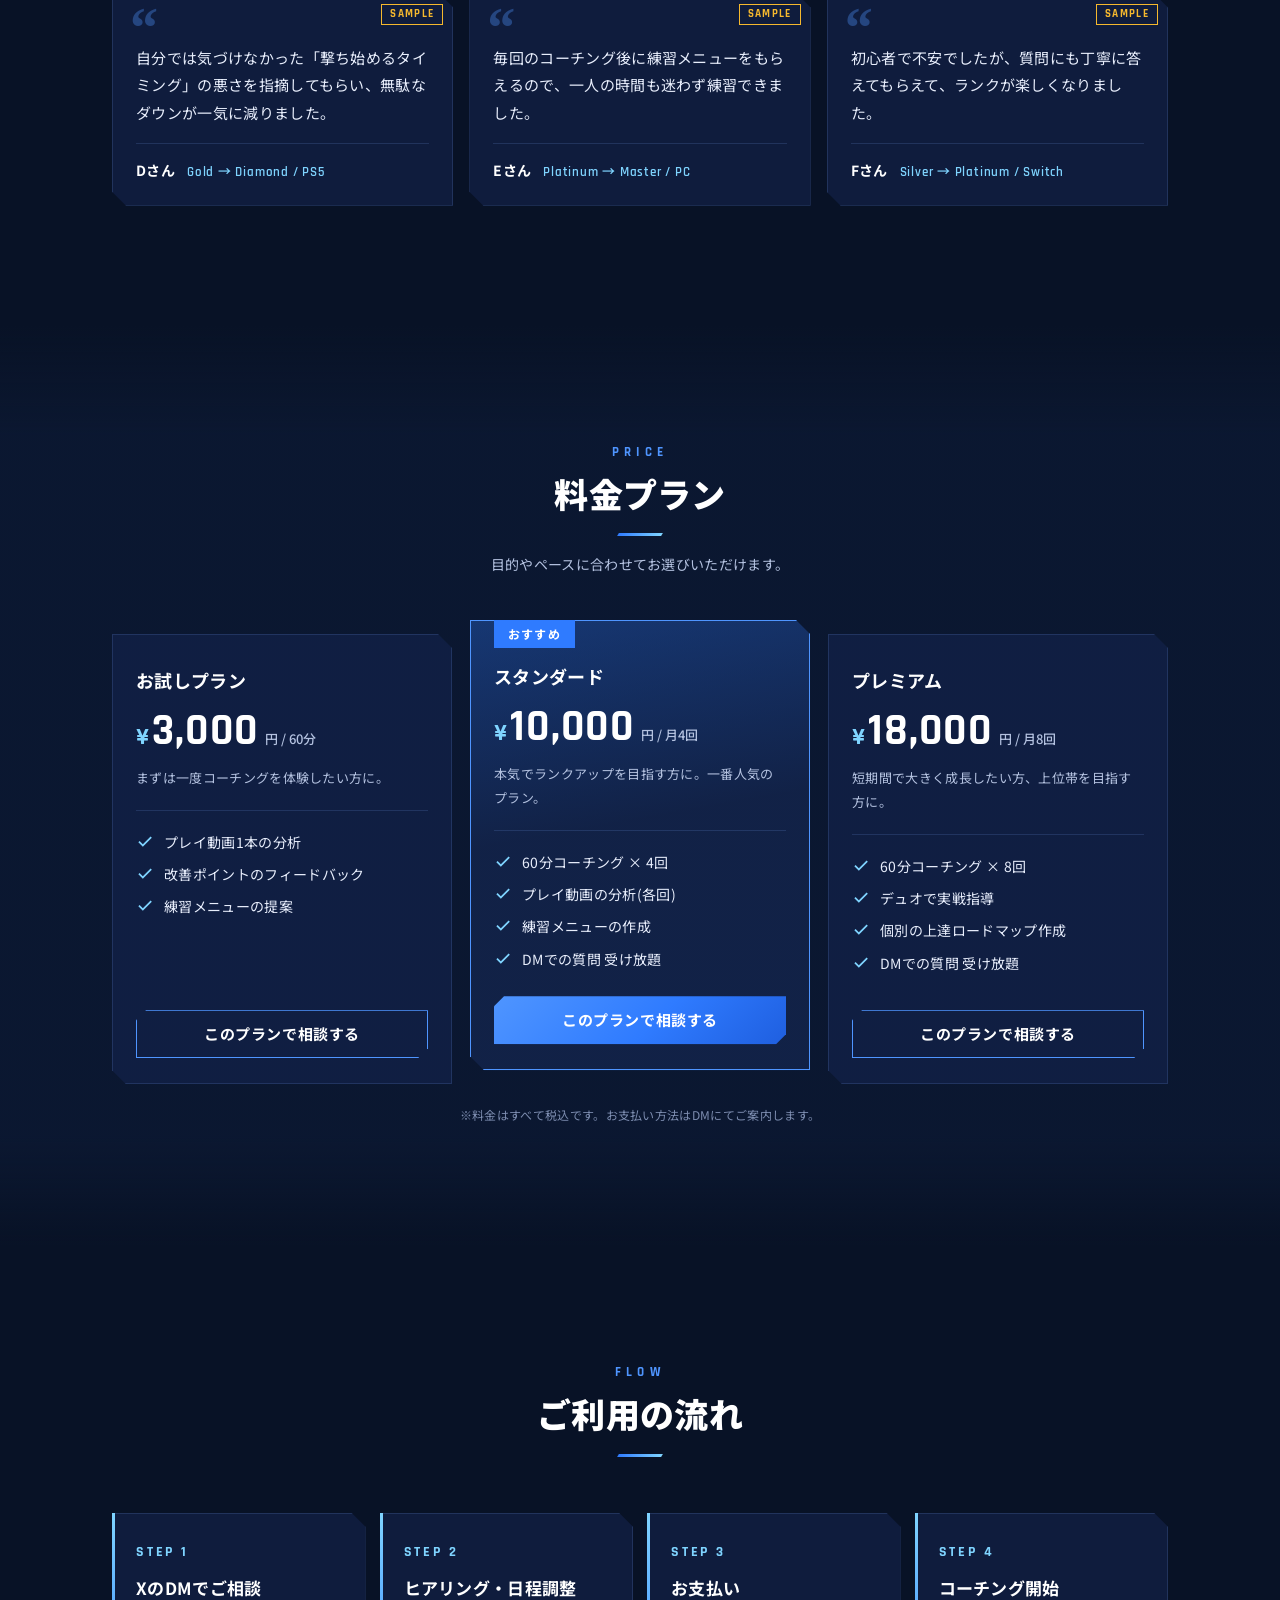
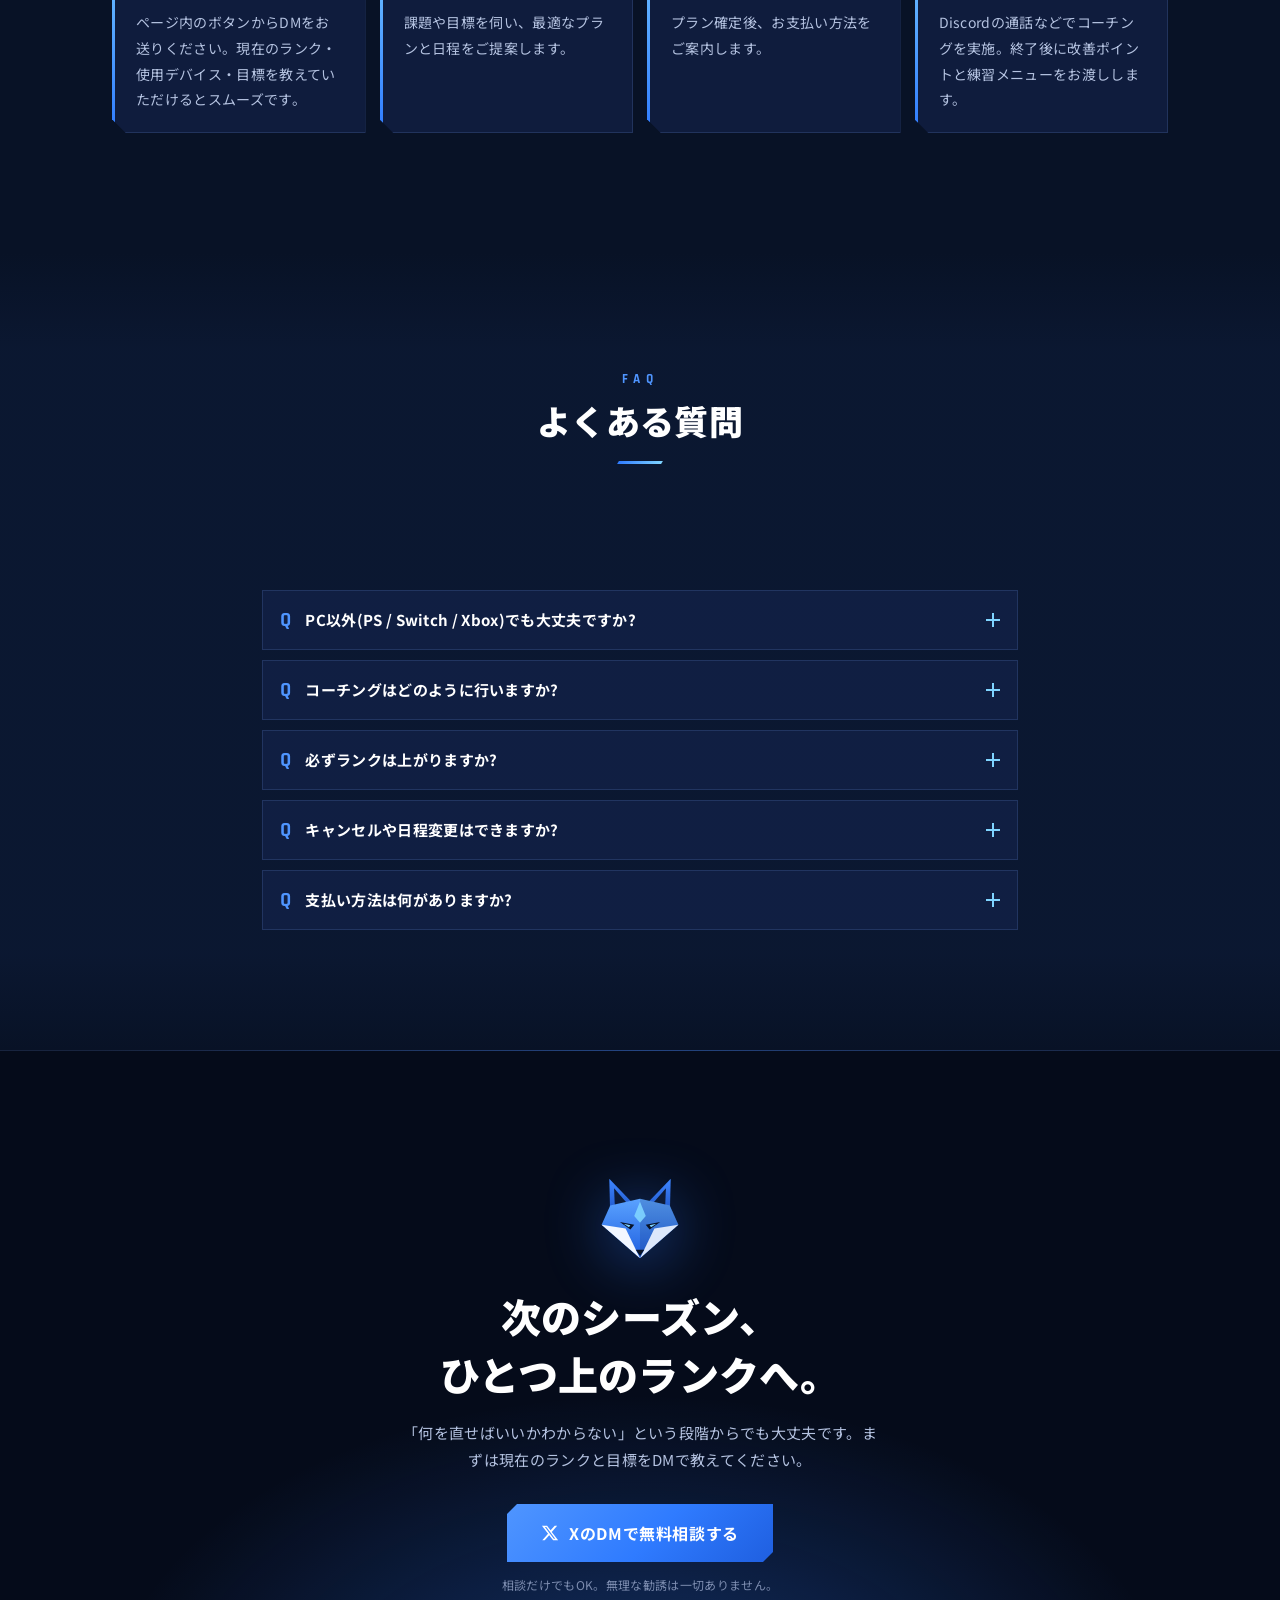
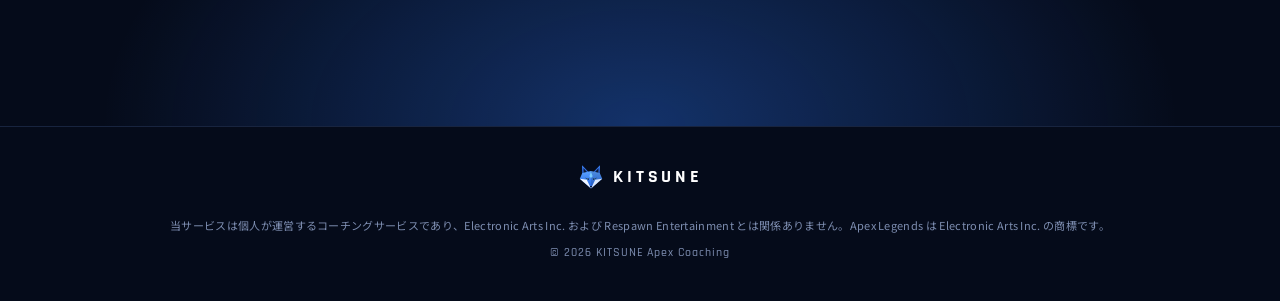
<file: kitsune-lp/index.html>
<!doctype html>
<html lang="ja">
<head>
<meta charset="utf-8">
<meta name="viewport" content="width=device-width, initial-scale=1, viewport-fit=cover">
<!-- ============================================================
     Apex Legends コーチング「キツネ」 LP
     ※文章・料金・実績・XのURLなどは js/content.js で一括管理しています。
       日常の更新は content.js と images/ フォルダだけで完結します(README.md 参照)。
     ※下の <title> / description / OGP は検索結果・Xのカード表示に使われるため、
       ここだけは HTML に直接書いています(公開URL確定後に og:url 等を差し替え)。
     ============================================================ -->
<title>Apex Legends コーチング「キツネ」｜Predator到達コーチによるランクアップ指導</title>
<meta name="description" content="Predator到達コーチによるApex Legendsのマンツーマンコーチング「キツネ」。プレイ動画の分析と実戦指導で、立ち回り・エイム・判断力を改善し、ランクアップを目指します。Xのダイレクトメッセージから気軽にご相談ください。">
<meta name="theme-color" content="#081226">
<link rel="canonical" href="https://example.com/">

<meta property="og:type" content="website">
<meta property="og:site_name" content="Apex Legends コーチング キツネ">
<meta property="og:title" content="Apex Legends コーチング「キツネ」｜Predator到達コーチが直接指導">
<meta property="og:description" content="立ち回り・エイム・判断力をPredatorの視点で分析。ランクアップを目指すプレイヤーのためのマンツーマンコーチング。">
<meta property="og:url" content="https://example.com/">
<meta property="og:image" content="https://example.com/images/ogp.png">
<meta name="twitter:card" content="summary_large_image">

<link rel="icon" href="images/fox.svg" type="image/svg+xml">
<link rel="preconnect" href="https://fonts.googleapis.com">
<link rel="preconnect" href="https://fonts.gstatic.com" crossorigin>
<link href="https://fonts.googleapis.com/css2?family=Noto+Sans+JP:wght@400;500;700;900&family=Rajdhani:wght@500;600;700&display=swap" rel="stylesheet">
<link rel="stylesheet" href="css/style.css">
</head>
<body>

<header class="site-header" id="top">
  <div class="container header-inner">
    <a class="brand" href="#top" aria-label="キツネ トップへ">
      <img src="images/fox.svg" alt="" width="36" height="36">
      <span class="brand-text"><span class="brand-en" data-bind="brand.en"></span><span class="brand-ja" data-bind="brand.ja"></span></span>
    </a>
    <nav class="global-nav" aria-label="ページ内メニュー">
      <a href="#coach">コーチ紹介</a>
      <a href="#results">実績</a>
      <a href="#plans">料金</a>
      <a href="#flow">ご利用の流れ</a>
      <a href="#faq">よくある質問</a>
    </nav>
    <a class="btn btn-x btn-sm js-dm" href="#" target="_blank" rel="noopener">
      <svg class="x-icon" viewBox="0 0 24 24" aria-hidden="true"><path d="M18.244 2.25h3.308l-7.227 8.26 8.502 11.24H16.17l-5.214-6.817L4.99 21.75H1.68l7.73-8.835L1.254 2.25H8.08l4.713 6.231zm-1.161 17.52h1.833L7.084 4.126H5.117z"/></svg>
      <span>DMで相談</span>
    </a>
  </div>
</header>

<main>
  <!-- 1. ファーストビュー -->
  <section class="hero" aria-labelledby="hero-title">
    <div class="hero-bg" aria-hidden="true"></div>
    <div class="container hero-inner">
      <div class="hero-copy">
        <p class="eyebrow" data-bind="hero.eyebrow"></p>
        <h1 id="hero-title" class="hero-title" data-bind-html="hero.title"></h1>
        <p class="hero-lead" data-bind="hero.lead"></p>
        <div class="hero-cta">
          <a class="btn btn-primary btn-lg js-dm" href="#" target="_blank" rel="noopener">
            <svg class="x-icon" viewBox="0 0 24 24" aria-hidden="true"><path d="M18.244 2.25h3.308l-7.227 8.26 8.502 11.24H16.17l-5.214-6.817L4.99 21.75H1.68l7.73-8.835L1.254 2.25H8.08l4.713 6.231zm-1.161 17.52h1.833L7.084 4.126H5.117z"/></svg>
            <span data-bind="cta.primary"></span>
          </a>
          <a class="btn btn-ghost btn-lg" href="#plans">料金プランを見る</a>
        </div>
        <p class="hero-note" data-bind="cta.note"></p>
      </div>
      <div class="hero-visual" aria-hidden="true">
        <div class="hero-ring"></div>
        <img class="hero-fox" src="images/fox.svg" alt="" width="420" height="420">
        <div class="hero-badge"><span class="hero-badge-label">COACH RANK</span><span class="hero-badge-value" data-bind="coach.rankBadge"></span></div>
      </div>
    </div>
    <div class="container">
      <ul class="stats" data-list="stats"></ul>
    </div>
  </section>

  <!-- サービスの特徴 -->
  <section class="section" id="features" aria-labelledby="features-title">
    <div class="container">
      <div class="section-head">
        <p class="section-en">FEATURES</p>
        <h2 id="features-title" class="section-title">キツネのコーチングが選ばれる理由</h2>
      </div>
      <ol class="features" data-list="features"></ol>
    </div>
  </section>

  <!-- 2. コーチのプロフィール・Predator到達実績 -->
  <section class="section section-alt" id="coach" aria-labelledby="coach-title">
    <div class="container">
      <div class="section-head">
        <p class="section-en">COACH</p>
        <h2 id="coach-title" class="section-title">コーチ紹介</h2>
      </div>
      <div class="coach">
        <figure class="coach-photo">
          <img data-bind-src="coach.image" alt="" width="480" height="480" loading="lazy">
        </figure>
        <div class="coach-body">
          <p class="coach-role" data-bind="coach.role"></p>
          <h3 class="coach-name" data-bind="coach.name"></h3>
          <p class="coach-bio" data-bind="coach.bio"></p>
          <h4 class="coach-sub">主な実績</h4>
          <ul class="achievements" data-list="coach.achievements"></ul>
          <a class="coach-link js-profile" href="#" target="_blank" rel="noopener">Xのプロフィールを見る →</a>
        </div>
      </div>
    </div>
  </section>

  <!-- 3. 受講者のランクアップ実績・感想 -->
  <section class="section" id="results" aria-labelledby="results-title">
    <div class="container">
      <div class="section-head">
        <p class="section-en">RESULTS</p>
        <h2 id="results-title" class="section-title">受講者のランクアップ実績</h2>
        <p class="section-lead" data-bind="resultsLead"></p>
      </div>
      <ul class="results" data-list="results"></ul>

      <div class="section-head section-head-sub">
        <p class="section-en">VOICES</p>
        <h2 class="section-title">受講者の声</h2>
      </div>
      <ul class="voices" data-list="voices"></ul>
    </div>
  </section>

  <!-- 4. 料金プラン -->
  <section class="section section-alt" id="plans" aria-labelledby="plans-title">
    <div class="container">
      <div class="section-head">
        <p class="section-en">PRICE</p>
        <h2 id="plans-title" class="section-title">料金プラン</h2>
        <p class="section-lead" data-bind="plansLead"></p>
      </div>
      <ul class="plans" data-list="plans"></ul>
      <p class="plans-note" data-bind="plansNote"></p>
    </div>
  </section>

  <!-- 5. ご利用の流れ -->
  <section class="section" id="flow" aria-labelledby="flow-title">
    <div class="container">
      <div class="section-head">
        <p class="section-en">FLOW</p>
        <h2 id="flow-title" class="section-title">ご利用の流れ</h2>
      </div>
      <ol class="flow" data-list="flow"></ol>
    </div>
  </section>

  <!-- 5. よくある質問 -->
  <section class="section section-alt" id="faq" aria-labelledby="faq-title">
    <div class="container container-narrow">
      <div class="section-head">
        <p class="section-en">FAQ</p>
        <h2 id="faq-title" class="section-title">よくある質問</h2>
      </div>
      <div class="faq" data-list="faq"></div>
    </div>
  </section>

  <!-- 6. Xのダイレクトメッセージへの問い合わせ -->
  <section class="cta-final" aria-labelledby="cta-title">
    <div class="container cta-final-inner">
      <img class="cta-fox" src="images/fox.svg" alt="" width="120" height="120" loading="lazy">
      <h2 id="cta-title" class="cta-title" data-bind-html="cta.finalTitle"></h2>
      <p class="cta-text" data-bind="cta.finalText"></p>
      <a class="btn btn-primary btn-lg js-dm" href="#" target="_blank" rel="noopener">
        <svg class="x-icon" viewBox="0 0 24 24" aria-hidden="true"><path d="M18.244 2.25h3.308l-7.227 8.26 8.502 11.24H16.17l-5.214-6.817L4.99 21.75H1.68l7.73-8.835L1.254 2.25H8.08l4.713 6.231zm-1.161 17.52h1.833L7.084 4.126H5.117z"/></svg>
        <span data-bind="cta.primary"></span>
      </a>
      <p class="hero-note" data-bind="cta.note"></p>
    </div>
  </section>
</main>

<footer class="site-footer">
  <div class="container footer-inner">
    <p class="footer-brand"><img src="images/fox.svg" alt="" width="28" height="28"><span data-bind="brand.en"></span></p>
    <p class="footer-disclaimer" data-bind="footer.disclaimer"></p>
    <p class="footer-copy">&copy; <span class="js-year"></span> <span data-bind="footer.copyright"></span></p>
  </div>
</footer>

<!-- スマホ用:画面下に常に表示される問い合わせボタン -->
<div class="sticky-cta" aria-hidden="false">
  <a class="btn btn-primary js-dm" href="#" target="_blank" rel="noopener">
    <svg class="x-icon" viewBox="0 0 24 24" aria-hidden="true"><path d="M18.244 2.25h3.308l-7.227 8.26 8.502 11.24H16.17l-5.214-6.817L4.99 21.75H1.68l7.73-8.835L1.254 2.25H8.08l4.713 6.231zm-1.161 17.52h1.833L7.084 4.126H5.117z"/></svg>
    <span data-bind="cta.primary"></span>
  </a>
</div>

<noscript><p class="noscript">このページを表示するにはJavaScriptを有効にしてください。</p></noscript>

<script src="js/content.js"></script>
<script src="js/main.js"></script>
</body>
</html>
</file>
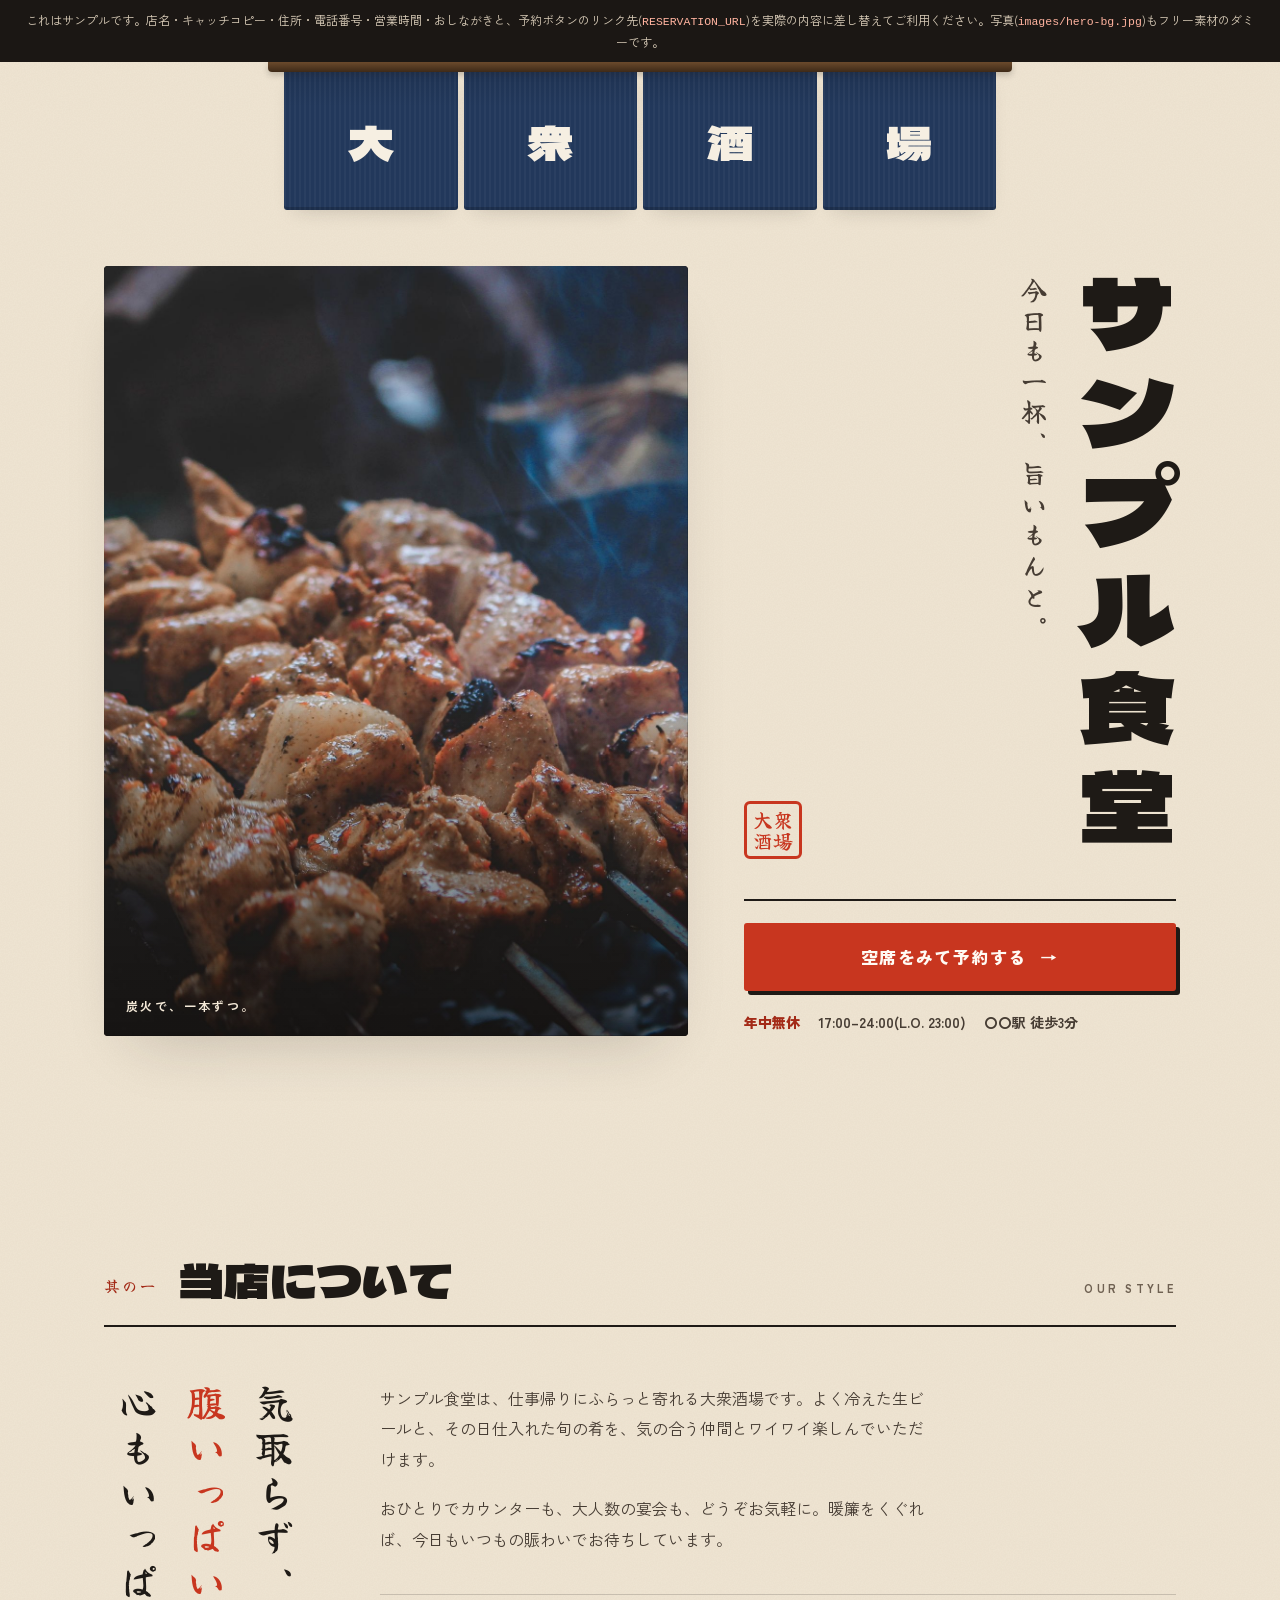
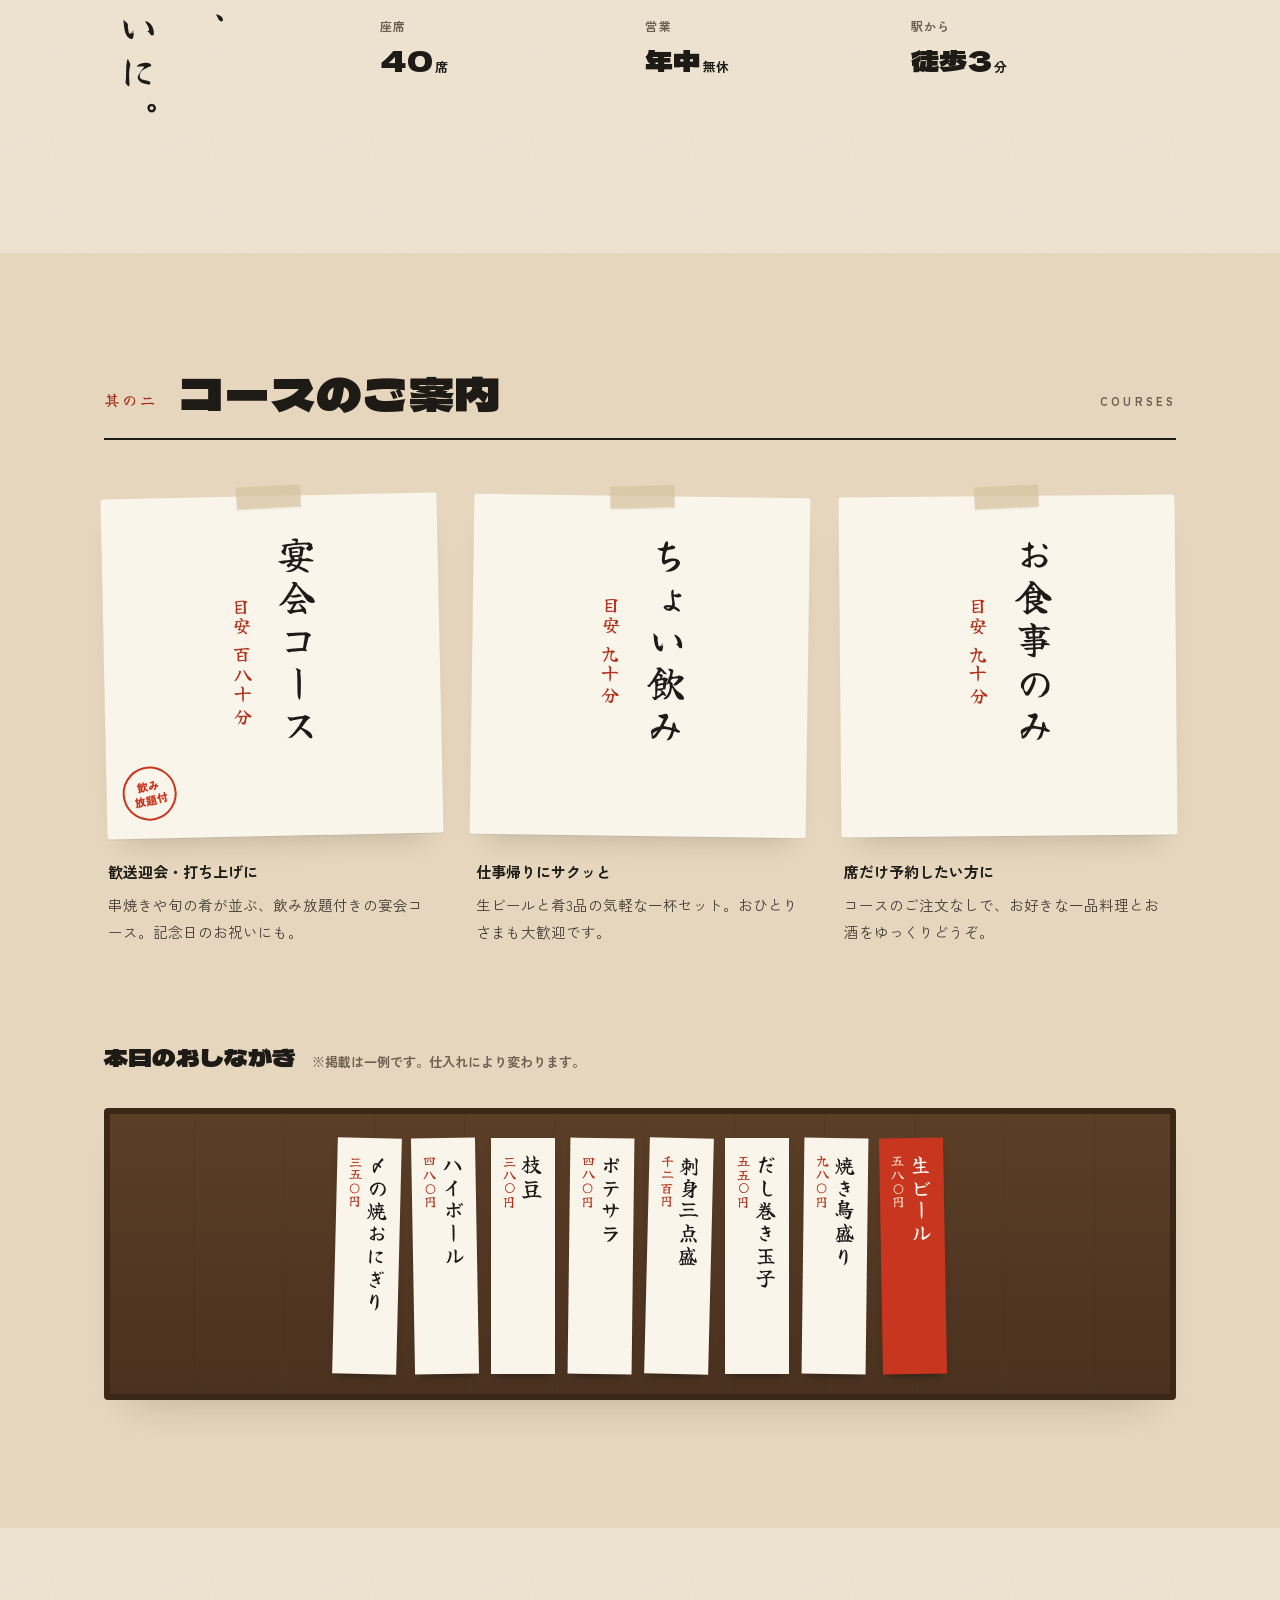
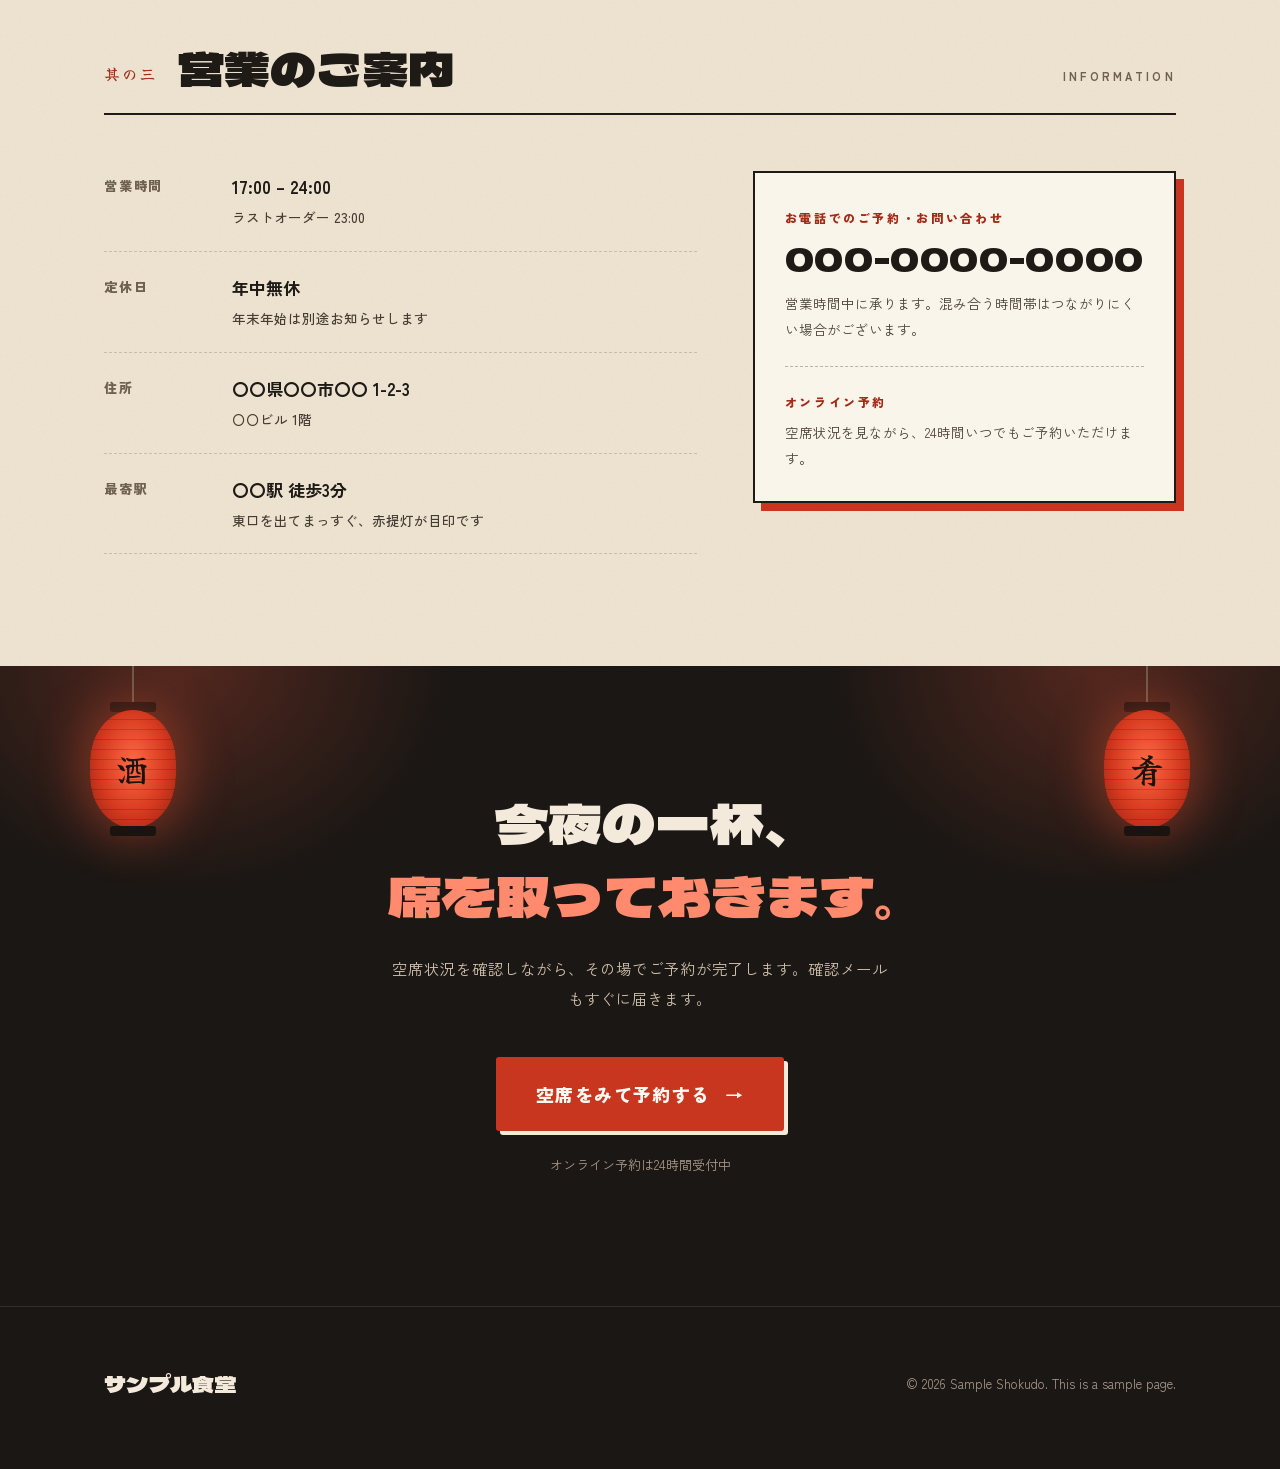
<file: sample-homepage/index.html>
<!doctype html>
<html lang="ja">
<head>
<meta charset="utf-8">
<title>サンプル食堂</title>
<meta name="viewport" content="width=device-width, initial-scale=1">
<meta name="description" content="仕事帰りにふらっと寄れる大衆酒場、サンプル食堂。炭火の串焼きと旬の肴、よく冷えた生ビールでお待ちしています。オンライン予約24時間受付中。">
<link rel="preconnect" href="https://fonts.googleapis.com">
<link rel="preconnect" href="https://fonts.gstatic.com" crossorigin>
<link href="https://fonts.googleapis.com/css2?family=Dela+Gothic+One&family=Yuji+Syuku&family=Zen+Kaku+Gothic+New:wght@400;500;700;900&display=swap" rel="stylesheet">
<style>
  /* ============================================================
     サンプル食堂 ホームページ(大衆酒場スタイル)
     ※このファイルはサンプルです。店名・住所・電話番号・営業時間・
       おしながき・予約フォームのURL(RESERVATION_URL)を
       実際の内容に差し替えてください。
     ============================================================ */

  :root {
    --ground: #efe5d3;       /* 生成りの和紙 */
    --surface: #e5d6bd;
    --paper: #faf5ea;        /* 短冊の紙(ダークモードでも明るいまま) */
    --paper-ink: #1e1a16;    /* 短冊の墨(常に濃色) */
    --ink: #1e1a16;
    --ink-soft: #463c33;
    --muted: #6f6152;
    --shu: #c8361f;          /* 朱 */
    --shu-strong: #a32a17;
    --ai: #22385b;           /* 藍(のれん) */
    --night: #1b1714;        /* 夜の帳(予約セクション・フッター) */
    --line: rgba(30, 26, 22, 0.18);
    --shadow: rgba(30, 26, 22, 0.22);
  }

  @media (prefers-color-scheme: dark) {
    :root:not([data-theme="light"]) {
      --ground: #16130f;
      --surface: #201b16;
      --paper: #f1e8d6;
      --paper-ink: #1e1a16;
      --ink: #f1e7d6;
      --ink-soft: #d3c5b0;
      --muted: #a89984;
      --shu: #e4533a;
      --shu-strong: #f06b50;
      --ai: #2c4a78;
      --night: #0d0b09;
      --line: rgba(241, 231, 214, 0.16);
      --shadow: rgba(0, 0, 0, 0.55);
    }
  }
  :root[data-theme="dark"] {
    --ground: #16130f;
    --surface: #201b16;
    --paper: #f1e8d6;
    --paper-ink: #1e1a16;
    --ink: #f1e7d6;
    --ink-soft: #d3c5b0;
    --muted: #a89984;
    --shu: #e4533a;
    --shu-strong: #f06b50;
    --ai: #2c4a78;
    --night: #0d0b09;
    --line: rgba(241, 231, 214, 0.16);
    --shadow: rgba(0, 0, 0, 0.55);
  }

  * { box-sizing: border-box; }
  html { scroll-behavior: smooth; }
  @media (prefers-reduced-motion: reduce) {
    html { scroll-behavior: auto; }
    *, *::before, *::after { animation-duration: 0.001ms !important; animation-iteration-count: 1 !important; transition-duration: 0.001ms !important; }
  }

  body {
    margin: 0;
    background-color: var(--ground);
    /* 和紙の繊維感 */
    background-image: url("data:image/svg+xml,%3Csvg xmlns='http://www.w3.org/2000/svg' width='160' height='160'%3E%3Cfilter id='n'%3E%3CfeTurbulence type='fractalNoise' baseFrequency='0.75' numOctaves='3' stitchTiles='stitch'/%3E%3CfeColorMatrix values='0 0 0 0 0.45 0 0 0 0 0.36 0 0 0 0 0.25 0 0 0 0.09 0'/%3E%3C/filter%3E%3Crect width='100%25' height='100%25' filter='url(%23n)'/%3E%3C/svg%3E");
    color: var(--ink);
    font-family: "Zen Kaku Gothic New", "Hiragino Kaku Gothic ProN", sans-serif;
    font-size: 16px;
    line-height: 1.9;
    -webkit-font-smoothing: antialiased;
    overflow-x: hidden;
  }

  h1, h2, h3 { margin: 0; font-weight: 400; text-wrap: balance; }
  a { color: inherit; }
  img { display: block; max-width: 100%; }

  .wrap { max-width: 1120px; margin: 0 auto; padding: 0 24px; }
  .v { writing-mode: vertical-rl; text-orientation: mixed; }

  /* ---- サンプル表記 ---- */
  .note {
    position: relative;
    z-index: 2;
    margin: 0;
    padding: 10px 24px;
    background: var(--night);
    color: #d9ccb8;
    font-size: 12px;
    line-height: 1.7;
    text-align: center;
  }
  .note code { color: #ffb39f; font-size: 11.5px; }

  /* ---- のれん ---- */
  .noren {
    position: relative;
    z-index: 1;
    display: grid;
    grid-template-columns: repeat(4, 1fr);
    gap: 6px;
    max-width: 760px;
    margin: 0 auto;
    padding: 0 24px;
  }
  .noren::before {
    /* のれん竿 */
    content: "";
    position: absolute;
    left: 8px; right: 8px; top: 0;
    height: 10px;
    background: linear-gradient(180deg, #6b4a2c, #3e2a18);
    border-radius: 0 0 4px 4px;
    box-shadow: 0 3px 6px var(--shadow);
  }
  .noren span {
    display: grid;
    place-items: center;
    height: clamp(96px, 16vw, 148px);
    padding-top: 10px;
    background:
      repeating-linear-gradient(90deg, rgba(255,255,255,0.035) 0 2px, transparent 2px 5px),
      linear-gradient(180deg, color-mix(in srgb, var(--ai) 88%, #000), var(--ai) 30%, var(--ai));
    color: #f6efe2;
    font-family: "Dela Gothic One", sans-serif;
    font-size: clamp(26px, 5vw, 46px);
    line-height: 1;
    border-radius: 0 0 3px 3px;
    box-shadow: inset 0 -3px 0 rgba(0,0,0,0.18), 0 10px 20px -12px var(--shadow);
    transform-origin: 50% 0;
    animation: noren 6s ease-in-out infinite;
  }
  .noren span:nth-child(2) { animation-delay: -1.5s; }
  .noren span:nth-child(3) { animation-delay: -3s; }
  .noren span:nth-child(4) { animation-delay: -4.5s; }
  @keyframes noren {
    0%, 100% { transform: skewX(0deg) rotate(0deg); }
    50% { transform: skewX(-1.2deg) rotate(0.6deg); }
  }

  /* ---- ヒーロー ---- */
  .hero { padding: 56px 0 104px; }
  .hero-grid {
    display: grid;
    grid-template-columns: minmax(0, 1.35fr) minmax(0, 1fr);
    gap: 56px;
    align-items: stretch;
  }
  .hero-photo {
    position: relative;
    margin: 0;
    min-height: 520px;
    border-radius: 4px;
    overflow: hidden;
    background: #100b08;
    box-shadow: 0 30px 60px -30px var(--shadow);
  }
  .hero-photo img {
    position: absolute;
    inset: 0;
    width: 100%;
    height: 100%;
    object-fit: cover;
    object-position: 40% 60%;
    transform: scale(1.04);
    animation: settle 1.6s cubic-bezier(.2,.7,.2,1) forwards;
  }
  @keyframes settle { to { transform: scale(1); } }
  .hero-photo::after {
    content: "";
    position: absolute;
    inset: 0;
    background: linear-gradient(0deg, rgba(10,6,4,0.55), transparent 45%);
    pointer-events: none;
  }
  .hero-photo figcaption {
    position: absolute;
    z-index: 1;
    left: 22px; bottom: 18px;
    color: #f4e9d8;
    font-size: 12px;
    font-weight: 700;
    letter-spacing: 0.2em;
  }

  .hero-copy {
    display: flex;
    flex-direction: column;
    justify-content: space-between;
    gap: 40px;
  }
  .hero-title-row {
    display: flex;
    flex-direction: row-reverse;
    justify-content: flex-start;
    align-items: flex-start;
    gap: 22px;
  }
  .hero h1 {
    font-family: "Dela Gothic One", sans-serif;
    font-size: clamp(60px, 7.4vw, 104px);
    line-height: 1.05;
    letter-spacing: 0.04em;
    color: var(--ink);
  }
  .hero .tagline {
    margin: 10px 0 0;
    font-family: "Yuji Syuku", serif;
    font-size: clamp(20px, 2.2vw, 26px);
    line-height: 1.6;
    letter-spacing: 0.18em;
    color: var(--ink-soft);
  }
  .hanko {
    display: grid;
    place-items: center;
    flex: none;
    width: 58px;
    height: 58px;
    margin-top: auto;
    margin-right: auto;
    border: 3px solid var(--shu);
    border-radius: 6px;
    color: var(--shu);
    font-family: "Yuji Syuku", serif;
    font-size: 20px;
    line-height: 1.05;
    text-align: center;
    transform: rotate(-8deg);
    opacity: 0.88;
  }
  .rise { opacity: 0; animation: rise 0.9s cubic-bezier(.2,.7,.2,1) forwards; }
  .d1 { animation-delay: 0.15s; } .d2 { animation-delay: 0.3s; } .d3 { animation-delay: 0.45s; } .d4 { animation-delay: 0.6s; }
  @keyframes rise { from { opacity: 0; transform: translateY(14px); } to { opacity: 1; transform: none; } }

  .hero-actions { border-top: 2px solid var(--ink); padding-top: 22px; }
  .hours-line {
    display: flex;
    flex-wrap: wrap;
    gap: 6px 18px;
    margin: 18px 0 0;
    font-size: 14px;
    font-weight: 700;
    color: var(--ink-soft);
  }
  .hours-line b { color: var(--shu-strong); font-weight: 900; }

  /* ---- ボタン ---- */
  .btn {
    display: inline-flex;
    align-items: center;
    justify-content: center;
    gap: 14px;
    padding: 18px 30px;
    background: var(--shu);
    color: #fffaf3;
    font-weight: 900;
    font-size: 17px;
    letter-spacing: 0.08em;
    text-decoration: none;
    border-radius: 3px;
    box-shadow: 4px 4px 0 var(--ink);
    transition: transform 0.15s ease, box-shadow 0.15s ease, background 0.15s ease;
  }
  .btn:hover { background: var(--shu-strong); transform: translate(-2px, -2px); box-shadow: 6px 6px 0 var(--ink); }
  .btn:active { transform: translate(2px, 2px); box-shadow: 1px 1px 0 var(--ink); }
  .btn:focus-visible, .tel-link:focus-visible { outline: 3px solid var(--shu); outline-offset: 4px; }
  .btn .arrow { transition: transform 0.2s ease; }
  .btn:hover .arrow { transform: translateX(4px); }
  .btn-block { display: flex; width: 100%; }

  /* ---- セクション見出し ---- */
  section.block { padding: 112px 0; }
  .sec-head {
    display: flex;
    align-items: flex-end;
    gap: 20px;
    margin-bottom: 56px;
    padding-bottom: 18px;
    border-bottom: 2px solid var(--ink);
  }
  .sec-head .no {
    font-family: "Yuji Syuku", serif;
    font-size: 15px;
    color: var(--shu-strong);
    letter-spacing: 0.2em;
    white-space: nowrap;
    padding-bottom: 6px;
  }
  .sec-head h2 {
    font-family: "Dela Gothic One", sans-serif;
    font-size: clamp(30px, 4.2vw, 46px);
    line-height: 1.2;
  }
  .sec-head .en {
    margin-left: auto;
    font-size: 11px;
    font-weight: 900;
    letter-spacing: 0.3em;
    color: var(--muted);
    padding-bottom: 8px;
    white-space: nowrap;
  }

  .reveal { opacity: 0; transform: translateY(24px); transition: opacity 0.8s ease, transform 0.8s cubic-bezier(.2,.7,.2,1); }
  .reveal.is-visible { opacity: 1; transform: none; }

  /* ---- 想い ---- */
  .story-grid {
    display: grid;
    grid-template-columns: auto minmax(0, 1fr);
    gap: 72px;
    align-items: start;
  }
  .story-lede {
    margin: 0;
    font-family: "Yuji Syuku", serif;
    font-size: clamp(30px, 3.6vw, 40px);
    line-height: 1.7;
    letter-spacing: 0.12em;
    max-height: 13em;
  }
  .story-lede em { font-style: normal; color: var(--shu); }
  .story-body p { margin: 0 0 1.2em; max-width: 34em; color: var(--ink-soft); font-size: 16px; }
  .story-facts {
    display: grid;
    grid-template-columns: repeat(3, minmax(0, 1fr));
    margin: 40px 0 0;
    border-top: 1px solid var(--line);
  }
  .story-facts div { padding: 20px 16px 0 0; }
  .story-facts dt { font-size: 12px; font-weight: 700; color: var(--muted); letter-spacing: 0.1em; }
  .story-facts dd { margin: 4px 0 0; font-family: "Dela Gothic One", sans-serif; font-size: clamp(20px, 2.4vw, 28px); line-height: 1.3; }
  .story-facts dd small { font-family: "Zen Kaku Gothic New", sans-serif; font-size: 13px; font-weight: 700; margin-left: 2px; }

  /* ---- コース(短冊) ---- */
  .courses { background: var(--surface); }
  .course-grid {
    display: grid;
    grid-template-columns: repeat(3, minmax(0, 1fr));
    gap: 32px;
  }
  .course {
    display: flex;
    flex-direction: column;
  }
  .tanzaku {
    position: relative;
    display: flex;
    flex-direction: row-reverse;
    justify-content: center;
    gap: 18px;
    min-height: 340px;
    padding: 40px 20px 32px;
    background: var(--paper);
    color: var(--paper-ink);
    border-radius: 2px;
    box-shadow: 0 1px 0 rgba(0,0,0,0.06), 0 18px 30px -18px var(--shadow);
    transform: rotate(var(--tilt, 0deg));
    transition: transform 0.3s ease, box-shadow 0.3s ease;
  }
  .tanzaku::before {
    /* 留めテープ */
    content: "";
    position: absolute;
    top: -10px; left: 50%;
    width: 64px; height: 22px;
    transform: translateX(-50%) rotate(-2deg);
    background: rgba(214, 196, 160, 0.75);
    box-shadow: 0 1px 2px rgba(0,0,0,0.08);
  }
  .course:hover .tanzaku { transform: rotate(0deg) translateY(-4px); box-shadow: 0 1px 0 rgba(0,0,0,0.06), 0 26px 40px -20px var(--shadow); }
  .course:nth-child(1) { --tilt: -1.2deg; }
  .course:nth-child(2) { --tilt: 0.8deg; }
  .course:nth-child(3) { --tilt: -0.5deg; }
  .tanzaku h3 {
    font-family: "Yuji Syuku", serif;
    font-size: 38px;
    line-height: 1.1;
    letter-spacing: 0.12em;
  }
  .tanzaku .dur {
    margin: 0;
    padding-top: 60px;
    font-family: "Yuji Syuku", serif;
    font-size: 18px;
    letter-spacing: 0.14em;
    color: #b0301b;
  }
  .tanzaku .stamp {
    position: absolute;
    left: 16px; bottom: 18px;
    display: grid;
    place-items: center;
    width: 54px; height: 54px;
    border-radius: 50%;
    border: 2px solid #c8361f;
    color: #c8361f;
    font-size: 11px;
    font-weight: 900;
    line-height: 1.25;
    text-align: center;
    transform: rotate(-12deg);
  }
  .course .desc { margin: 22px 4px 0; color: var(--ink-soft); font-size: 14.5px; line-height: 1.9; }
  .course .desc strong { display: block; color: var(--ink); font-size: 15px; margin-bottom: 4px; }

  /* ---- おしながき(壁の短冊) ---- */
  .wall-head {
    display: flex;
    align-items: baseline;
    flex-wrap: wrap;
    gap: 8px 16px;
    margin: 88px 0 28px;
  }
  .wall-head h3 { font-family: "Dela Gothic One", sans-serif; font-size: 24px; }
  .wall-head p { margin: 0; font-size: 13px; color: var(--muted); font-weight: 700; }
  .wall {
    display: flex;
    flex-direction: row-reverse;
    flex-wrap: wrap;
    justify-content: center;
    gap: 14px;
    padding: 30px 20px 26px;
    background:
      repeating-linear-gradient(90deg, rgba(0,0,0,0.05) 0 1px, transparent 1px 90px),
      linear-gradient(180deg, #5b3e26, #4a3220);
    border-radius: 4px;
    box-shadow: inset 0 0 0 6px #3a2716, 0 24px 40px -26px var(--shadow);
  }
  .wall li {
    list-style: none;
    display: flex;
    flex-direction: row-reverse;
    align-items: flex-start;
    gap: 2px;
    width: 64px;
    min-height: 236px;
    padding: 16px 0 12px;
    justify-content: center;
    background: var(--paper);
    color: var(--paper-ink);
    font-family: "Yuji Syuku", serif;
    box-shadow: 0 6px 10px -6px rgba(0,0,0,0.5);
    transform: rotate(var(--t, 0deg));
  }
  .wall li:nth-child(3n+1) { --t: -1deg; }
  .wall li:nth-child(3n+2) { --t: 0.7deg; }
  .wall li:nth-child(4n) { --t: 1.4deg; }
  .wall .item { font-size: 21px; letter-spacing: 0.08em; line-height: 1.2; }
  .wall .price { font-size: 13px; color: #b0301b; letter-spacing: 0.05em; margin-top: auto; align-self: flex-end; line-height: 1.2; }
  .wall li.hot { background: #c8361f; color: #fff8ef; }
  .wall li.hot .price { color: #ffe3c8; }

  /* ---- 営業案内 ---- */
  .info-grid {
    display: grid;
    grid-template-columns: minmax(0, 1.4fr) minmax(0, 1fr);
    gap: 56px;
    align-items: start;
  }
  .ledger { margin: 0; }
  .ledger div {
    display: grid;
    grid-template-columns: 7em minmax(0, 1fr);
    gap: 16px;
    padding: 20px 0;
    border-bottom: 1px dashed var(--line);
  }
  .ledger div:first-child { padding-top: 0; }
  .ledger dt { font-size: 13px; font-weight: 900; color: var(--muted); letter-spacing: 0.14em; padding-top: 3px; }
  .ledger dd { margin: 0; font-size: 17px; font-weight: 700; }
  .ledger dd small { display: block; font-size: 13.5px; font-weight: 500; color: var(--ink-soft); margin-top: 2px; }

  .call-card {
    position: relative;
    padding: 34px 30px 30px;
    background: var(--paper);
    color: var(--paper-ink);
    border: 2px solid var(--paper-ink);
    box-shadow: 8px 8px 0 var(--shu);
  }
  .call-card .label { font-size: 12px; font-weight: 900; letter-spacing: 0.22em; color: #a32a17; }
  .call-card .tel-link {
    display: block;
    margin-top: 8px;
    font-family: "Dela Gothic One", sans-serif;
    font-size: clamp(26px, 2.6vw, 32px);
    line-height: 1.3;
    letter-spacing: 0.02em;
    white-space: nowrap;
    text-decoration: none;
    color: var(--paper-ink);
  }
  .call-card .tel-link:hover { color: #a32a17; }
  .call-card p { margin: 12px 0 0; font-size: 13.5px; color: #4a4038; }
  .call-card hr { border: 0; border-top: 1px dashed rgba(30,26,22,0.3); margin: 24px 0; }

  /* ---- 予約CTA ---- */
  .cta {
    position: relative;
    overflow: hidden;
    padding: 120px 0 128px;
    background: var(--night);
    color: #f4eadb;
    text-align: center;
  }
  .cta::before {
    content: "";
    position: absolute;
    inset: 0;
    background:
      radial-gradient(ellipse 30% 50% at 14% 0%, rgba(228, 83, 58, 0.28), transparent 70%),
      radial-gradient(ellipse 30% 50% at 86% 0%, rgba(228, 83, 58, 0.28), transparent 70%);
    pointer-events: none;
  }
  .cta .wrap { position: relative; }
  .cta h2 {
    font-family: "Dela Gothic One", sans-serif;
    font-size: clamp(30px, 4.8vw, 54px);
    line-height: 1.35;
  }
  .cta h2 em { font-style: normal; color: #ff8a6e; }
  .cta p { margin: 22px auto 0; max-width: 32em; color: #cdbfab; font-size: 15.5px; }
  .cta .btn { margin-top: 44px; box-shadow: 4px 4px 0 #f4eadb; padding: 20px 40px; font-size: 18px; }
  .cta .btn:hover { box-shadow: 6px 6px 0 #f4eadb; }
  .cta .btn:active { box-shadow: 1px 1px 0 #f4eadb; }
  .cta .sub { margin-top: 22px; font-size: 13px; color: #a8998a; }

  /* 提灯 */
  .chochin {
    position: absolute;
    top: 0;
    width: 86px;
    transform-origin: 50% 0;
    animation: sway 4.2s ease-in-out infinite;
  }
  .chochin.left { left: 7%; }
  .chochin.right { right: 7%; animation-delay: -2.1s; }
  .chochin .cord { display: block; width: 2px; height: 36px; margin: 0 auto; background: #6b5a48; }
  .chochin .cap { display: block; width: 46px; height: 10px; margin: 0 auto; background: #1a1410; border-radius: 3px; }
  .chochin .body {
    display: grid;
    place-items: center;
    height: 118px;
    margin: -2px 0;
    border-radius: 50% / 44%;
    background:
      repeating-linear-gradient(180deg, transparent 0 9px, rgba(0,0,0,0.16) 9px 10px),
      radial-gradient(ellipse at 50% 45%, #ff6a45, #d63a1f 55%, #8f1f10);
    box-shadow: 0 0 46px 10px rgba(255, 90, 55, 0.35);
    color: #1a1410;
    font-family: "Yuji Syuku", serif;
    font-size: 34px;
    line-height: 1;
  }
  @keyframes sway { 0%, 100% { transform: rotate(-3deg); } 50% { transform: rotate(3deg); } }

  /* ---- フッター ---- */
  footer {
    padding: 56px 0 64px;
    background: var(--night);
    color: #a8998a;
    font-size: 13px;
    border-top: 1px solid rgba(244, 234, 219, 0.1);
  }
  footer .wrap { display: flex; flex-wrap: wrap; align-items: center; justify-content: space-between; gap: 16px; }
  footer .mark { font-family: "Dela Gothic One", sans-serif; font-size: 22px; color: #f4eadb; }

  /* ---- スマホ用 固定予約バー ---- */
  .sticky-bar {
    position: fixed;
    left: 0; right: 0; bottom: 0;
    z-index: 10;
    display: none;
    gap: 10px;
    padding: 10px 16px calc(10px + env(safe-area-inset-bottom));
    background: color-mix(in srgb, var(--night) 94%, transparent);
    backdrop-filter: blur(8px);
    transform: translateY(110%);
    transition: transform 0.3s ease;
  }
  .sticky-bar.is-shown { transform: none; }
  .sticky-bar .btn { flex: 1; padding: 14px 16px; font-size: 15px; box-shadow: none; }
  .sticky-bar .tel-btn {
    display: grid;
    place-items: center;
    padding: 0 16px;
    border: 1px solid rgba(244, 234, 219, 0.35);
    border-radius: 3px;
    color: #f4eadb;
    font-size: 13px;
    font-weight: 900;
    text-decoration: none;
    white-space: nowrap;
  }

  /* ---- レスポンシブ ---- */
  @media (max-width: 900px) {
    .hero { padding: 32px 0 80px; }
    .hero-grid { grid-template-columns: minmax(0, 1fr); gap: 36px; }
    .hero-photo { min-height: 0; aspect-ratio: 4 / 3; }
    .hero-copy { gap: 32px; }
    .hero-title-row { justify-content: flex-start; }
    .story-grid { grid-template-columns: minmax(0, 1fr); gap: 40px; }
    .story-lede { max-height: 9.5em; margin-left: auto; margin-right: auto; }
    .course-grid { grid-template-columns: minmax(0, 1fr); gap: 48px; max-width: 460px; margin: 0 auto; }
    .tanzaku { min-height: 300px; }
    .info-grid { grid-template-columns: minmax(0, 1fr); gap: 48px; }
    .chochin { width: 64px; }
    .chochin .body { height: 86px; font-size: 26px; }
    .chochin.left { left: 4%; }
    .chochin.right { right: 4%; }
    .cta { padding-top: 160px; }
  }
  @media (max-width: 640px) {
    .wrap { padding: 0 16px; }
    .noren { padding: 0 16px; gap: 4px; }
    section.block { padding: 80px 0; }
    .sec-head { flex-wrap: wrap; gap: 4px 14px; margin-bottom: 40px; }
    .sec-head .en { display: none; }
    .story-facts { grid-template-columns: 1fr; }
    .story-facts div { display: flex; justify-content: space-between; align-items: baseline; padding: 14px 0; border-bottom: 1px solid var(--line); }
    .wall { gap: 10px; padding: 24px 12px 20px; }
    .wall li { width: 52px; min-height: 200px; }
    .wall .item { font-size: 18px; }
    .ledger div { grid-template-columns: 1fr; gap: 2px; }
    .call-card { padding: 28px 22px 24px; box-shadow: 6px 6px 0 var(--shu); margin-right: 6px; }
    .sticky-bar { display: flex; }
    footer { padding-bottom: calc(96px + env(safe-area-inset-bottom)); }
  }
</style>
</head>
<body>

<p class="note">
  これはサンプルです。店名・キャッチコピー・住所・電話番号・営業時間・おしながきと、予約ボタンのリンク先(<code>RESERVATION_URL</code>)を実際の内容に差し替えてご利用ください。写真(<code>images/hero-bg.jpg</code>)もフリー素材のダミーです。
</p>

<header class="noren" aria-hidden="true">
  <span>大</span><span>衆</span><span>酒</span><span>場</span>
</header>

<main>
<section class="hero">
  <div class="wrap hero-grid">
    <figure class="hero-photo">
      <img src="images/hero-bg.jpg" alt="炭火で焼かれる串焼き" width="2400" height="1600">
      <figcaption>炭火で、一本ずつ。</figcaption>
    </figure>

    <div class="hero-copy">
      <div class="hero-title-row">
        <h1 class="v rise">サンプル食堂</h1>
        <p class="tagline v rise d1">今日も一杯、旨いもんと。</p>
        <span class="hanko rise d2" aria-hidden="true">大衆<br>酒場</span>
      </div>
      <div class="hero-actions rise d3">
        <a class="btn btn-block reserve-link" id="hero-reserve" href="#" target="_blank" rel="noopener">
          空席をみて予約する <span class="arrow" aria-hidden="true">→</span>
        </a>
        <p class="hours-line"><span><b>年中無休</b></span><span>17:00–24:00(L.O. 23:00)</span><span>〇〇駅 徒歩3分</span></p>
      </div>
    </div>
  </div>
</section>

<section class="block story">
  <div class="wrap">
    <div class="sec-head reveal">
      <span class="no">其の一</span>
      <h2>当店について</h2>
      <span class="en">OUR STYLE</span>
    </div>
    <div class="story-grid reveal">
      <p class="story-lede v">気取らず、<br><em>腹いっぱい</em>、<br>心もいっぱいに。</p>
      <div class="story-body">
        <p>サンプル食堂は、仕事帰りにふらっと寄れる大衆酒場です。よく冷えた生ビールと、その日仕入れた旬の肴を、気の合う仲間とワイワイ楽しんでいただけます。</p>
        <p>おひとりでカウンターも、大人数の宴会も、どうぞお気軽に。暖簾をくぐれば、今日もいつもの賑わいでお待ちしています。</p>
        <dl class="story-facts">
          <div><dt>座席</dt><dd>40<small>席</small></dd></div>
          <div><dt>営業</dt><dd>年中<small>無休</small></dd></div>
          <div><dt>駅から</dt><dd>徒歩3<small>分</small></dd></div>
        </dl>
      </div>
    </div>
  </div>
</section>

<section class="block courses">
  <div class="wrap">
    <div class="sec-head reveal">
      <span class="no">其の二</span>
      <h2>コースのご案内</h2>
      <span class="en">COURSES</span>
    </div>

    <div class="course-grid reveal">
      <article class="course">
        <div class="tanzaku">
          <h3 class="v">宴会コース</h3>
          <p class="dur v">目安 百八十分</p>
          <span class="stamp">飲み<br>放題付</span>
        </div>
        <p class="desc"><strong>歓送迎会・打ち上げに</strong>串焼きや旬の肴が並ぶ、飲み放題付きの宴会コース。記念日のお祝いにも。</p>
      </article>
      <article class="course">
        <div class="tanzaku">
          <h3 class="v">ちょい飲み</h3>
          <p class="dur v">目安 九十分</p>
        </div>
        <p class="desc"><strong>仕事帰りにサクッと</strong>生ビールと肴3品の気軽な一杯セット。おひとりさまも大歓迎です。</p>
      </article>
      <article class="course">
        <div class="tanzaku">
          <h3 class="v">お食事のみ</h3>
          <p class="dur v">目安 九十分</p>
        </div>
        <p class="desc"><strong>席だけ予約したい方に</strong>コースのご注文なしで、お好きな一品料理とお酒をゆっくりどうぞ。</p>
      </article>
    </div>

    <div class="wall-head reveal">
      <h3>本日のおしながき</h3>
      <p>※掲載は一例です。仕入れにより変わります。</p>
    </div>
    <ul class="wall reveal" aria-label="おしながき">
      <li class="hot"><span class="item v">生ビール</span><span class="price v">五八〇円</span></li>
      <li><span class="item v">焼き鳥盛り</span><span class="price v">九八〇円</span></li>
      <li><span class="item v">だし巻き玉子</span><span class="price v">五五〇円</span></li>
      <li><span class="item v">刺身三点盛</span><span class="price v">千二百円</span></li>
      <li><span class="item v">ポテサラ</span><span class="price v">四八〇円</span></li>
      <li><span class="item v">枝豆</span><span class="price v">三八〇円</span></li>
      <li><span class="item v">ハイボール</span><span class="price v">四八〇円</span></li>
      <li><span class="item v">〆の焼おにぎり</span><span class="price v">三五〇円</span></li>
    </ul>
  </div>
</section>

<section class="block info">
  <div class="wrap">
    <div class="sec-head reveal">
      <span class="no">其の三</span>
      <h2>営業のご案内</h2>
      <span class="en">INFORMATION</span>
    </div>
    <div class="info-grid reveal">
      <dl class="ledger">
        <div><dt>営業時間</dt><dd>17:00 – 24:00<small>ラストオーダー 23:00</small></dd></div>
        <div><dt>定休日</dt><dd>年中無休<small>年末年始は別途お知らせします</small></dd></div>
        <div><dt>住所</dt><dd>〇〇県〇〇市〇〇 1-2-3<small>〇〇ビル 1階</small></dd></div>
        <div><dt>最寄駅</dt><dd>〇〇駅 徒歩3分<small>東口を出てまっすぐ、赤提灯が目印です</small></dd></div>
      </dl>
      <aside class="call-card">
        <div class="label">お電話でのご予約・お問い合わせ</div>
        <a class="tel-link" href="tel:000-0000-0000">000-0000-0000</a>
        <p>営業時間中に承ります。混み合う時間帯はつながりにくい場合がございます。</p>
        <hr>
        <div class="label">オンライン予約</div>
        <p style="margin-top:6px;">空席状況を見ながら、24時間いつでもご予約いただけます。</p>
      </aside>
    </div>
  </div>
</section>
</main>

<section class="cta">
  <div class="chochin left" aria-hidden="true"><span class="cord"></span><span class="cap"></span><span class="body">酒</span><span class="cap"></span></div>
  <div class="chochin right" aria-hidden="true"><span class="cord"></span><span class="cap"></span><span class="body">肴</span><span class="cap"></span></div>
  <div class="wrap reveal">
    <h2>今夜の一杯、<br><em>席を取っておきます。</em></h2>
    <p>空席状況を確認しながら、その場でご予約が完了します。確認メールもすぐに届きます。</p>
    <a class="btn reserve-link" href="#" target="_blank" rel="noopener">
      空席をみて予約する <span class="arrow" aria-hidden="true">→</span>
    </a>
    <div class="sub">オンライン予約は24時間受付中</div>
  </div>
</section>

<footer>
  <div class="wrap">
    <div class="mark">サンプル食堂</div>
    <div>&copy; 2026 Sample Shokudo. This is a sample page.</div>
  </div>
</footer>

<div class="sticky-bar" id="sticky-bar">
  <a class="btn reserve-link" href="#" target="_blank" rel="noopener">空席をみて予約 <span class="arrow" aria-hidden="true">→</span></a>
  <a class="tel-btn" href="tel:000-0000-0000">電話</a>
</div>

<script>
  // 予約フォームのURL。デプロイ後、実際のWebアプリURL(.../exec)に差し替えてください。
  var RESERVATION_URL = 'https://script.google.com/macros/s/AKfycbzzhHSIUMzccMdSZhoyzyMGhUXuQCnVITfcK6dt6f34Pn98GkSlBaB0VUhvIoD8WD77/exec';
  document.querySelectorAll('.reserve-link').forEach(function (el) {
    el.setAttribute('href', RESERVATION_URL);
    if (RESERVATION_URL === '#') {
      el.addEventListener('click', function (e) {
        e.preventDefault();
        alert('予約フォームのURLをまだ設定していません。\nindex.html 内の RESERVATION_URL を、実際の予約フォームのURLに差し替えてください。');
      });
    }
  });

  if ('IntersectionObserver' in window) {
    // スクロールで各セクションをふわっと表示(reduce motion環境ではCSS側で無効化される)
    var io = new IntersectionObserver(function (entries) {
      entries.forEach(function (entry) {
        if (entry.isIntersecting) {
          entry.target.classList.add('is-visible');
          io.unobserve(entry.target);
        }
      });
    }, { threshold: 0.12 });
    document.querySelectorAll('.reveal').forEach(function (el) { io.observe(el); });

    // スマホ: ヒーローの予約ボタンが画面外に出たら下部に固定予約バーを出す
    var bar = document.getElementById('sticky-bar');
    new IntersectionObserver(function (entries) {
      bar.classList.toggle('is-shown', !entries[0].isIntersecting && entries[0].boundingClientRect.top < 0);
    }).observe(document.getElementById('hero-reserve'));
  } else {
    document.querySelectorAll('.reveal').forEach(function (el) { el.classList.add('is-visible'); });
  }
</script>

</body>
</html>
</file>
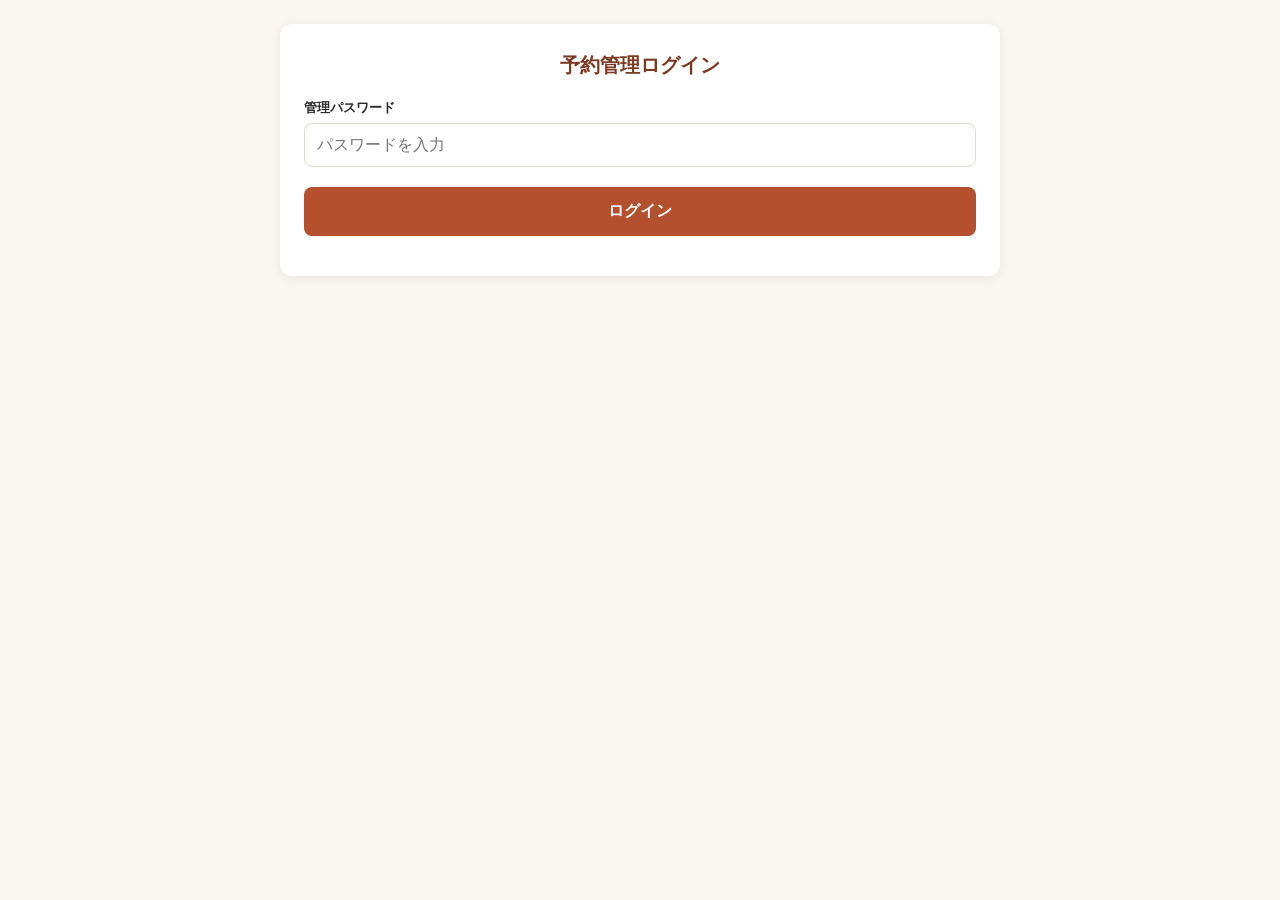
<file: gas/admin.html>
<!DOCTYPE html>
<html>
<head>
  <base target="_top">
  <meta charset="utf-8">
  <style>
    :root {
      --main: #b5502f;
      --main-dark: #7c3a22;
      --bg: #faf6f2;
      --border: #e3d9d0;
      --text: #2b2b2b;
      --danger: #c0392b;
      --danger-bg: #fbebe9;
      --ok: #2f7a5f;
      --edit: #2f6f9c;
      --edit-bg: #eaf3f9;
    }
    * { box-sizing: border-box; }
    body {
      font-family: "Hiragino Kaku Gothic ProN", "Yu Gothic", sans-serif;
      background: var(--bg);
      color: var(--text);
      margin: 0;
      padding: 24px 16px 60px;
      font-size: 15px;
    }
    .card {
      max-width: 720px;
      margin: 0 auto;
      background: #fff;
      border-radius: 12px;
      box-shadow: 0 2px 12px rgba(0,0,0,0.08);
      padding: 28px 24px;
    }
    h1 {
      font-size: 20px;
      text-align: center;
      color: var(--main-dark);
      margin: 0 0 20px;
    }
    .hint {
      font-size: 13px;
      color: #777;
      text-align: center;
      margin: -12px 0 20px;
    }
    label {
      display: block;
      font-size: 13px;
      font-weight: bold;
      margin: 12px 0 6px;
    }
    input[type="password"], input[type="date"] {
      width: 100%;
      padding: 12px;
      border: 1px solid var(--border);
      border-radius: 8px;
      font-size: 16px;
    }
    button {
      border: none;
      border-radius: 8px;
      cursor: pointer;
      font-weight: bold;
    }
    button#loginBtn {
      width: 100%;
      margin-top: 20px;
      padding: 14px;
      background: var(--main);
      color: #fff;
      font-size: 16px;
    }
    button#loginBtn:disabled { background: #aaa; cursor: not-allowed; }
    #loginMsg { margin-top: 12px; font-size: 13px; color: var(--danger); text-align: center; }

    .dateRow {
      display: flex;
      align-items: center;
      gap: 12px;
      margin-bottom: 16px;
      flex-wrap: wrap;
    }
    .dateRow label { margin: 0; white-space: nowrap; }
    .dateRow input[type="date"] { width: auto; flex: 1; min-width: 150px; }
    .dateRow .spacer { flex: 1; }
    button#logoutBtn {
      background: #eee;
      color: #555;
      padding: 10px 14px;
      font-size: 13px;
      font-weight: normal;
    }

    /* ---- 3つの大きな操作ボタン ---- */
    .actionBar {
      display: grid;
      grid-template-columns: 1fr;
      gap: 10px;
      margin-bottom: 18px;
    }
    @media (min-width: 520px) {
      .actionBar { grid-template-columns: 1fr 1fr 1fr; }
    }
    .actionBar button {
      display: inline-flex;
      align-items: center;
      justify-content: center;
      gap: 6px;
      padding: 16px 10px;
      font-size: 15px;
      border-radius: 999px;
      border: 2px solid transparent;
      min-height: 56px;
    }
    .icon { display: inline-block; vertical-align: -3px; flex-shrink: 0; }
    button#newBtn { background: var(--main); color: #fff; }
    button#newBtn.active { background: var(--main-dark); }
    button#editModeBtn { background: var(--edit-bg); color: var(--edit); border-color: var(--edit); }
    button#editModeBtn.active { background: var(--edit); color: #fff; }
    button#cancelModeBtn { background: var(--danger-bg); color: var(--danger); border-color: var(--danger); }
    button#cancelModeBtn.active { background: var(--danger); color: #fff; }

    /* ---- 選択モードの案内バナー ---- */
    #modeBanner {
      display: none;
      align-items: center;
      justify-content: space-between;
      gap: 10px;
      padding: 12px 16px;
      border-radius: 10px;
      margin-bottom: 14px;
      font-size: 14px;
      font-weight: bold;
    }
    #modeBanner.edit { background: var(--edit-bg); color: var(--edit); border: 1px solid var(--edit); }
    #modeBanner.cancel { background: var(--danger-bg); color: var(--danger); border: 1px solid var(--danger); }
    #modeBanner button {
      background: #fff;
      border: 1px solid currentColor;
      color: inherit;
      padding: 6px 12px;
      font-size: 12px;
      font-weight: normal;
      white-space: nowrap;
    }
    #modeBannerText { display: inline-flex; align-items: center; gap: 6px; }

    .summary {
      font-size: 14px;
      margin-bottom: 14px;
      padding: 10px 14px;
      background: var(--bg);
      border-radius: 8px;
      border: 1px solid var(--border);
    }
    .summary b { color: var(--main-dark); }
    table {
      width: 100%;
      border-collapse: collapse;
      font-size: 13px;
    }
    th, td {
      border-bottom: 1px solid var(--border);
      padding: 10px 6px;
      text-align: left;
      vertical-align: top;
    }
    th { color: #666; font-weight: bold; font-size: 12px; }
    tr.cancelled { color: #aaa; text-decoration: line-through; }
    tr.selectable { cursor: pointer; }
    tr.selectable:hover, tr.selectable:active { background: var(--bg); }
    .badge {
      display: inline-block;
      padding: 2px 8px;
      border-radius: 10px;
      font-size: 11px;
      font-weight: bold;
    }
    .badge.confirmed { background: #e5f3ec; color: var(--ok); }
    .badge.cancelled { background: #f3e5e5; color: var(--danger); }
    .badge.waitlist { background: #fdf1de; color: #a3701f; }
    .badge.line { background: #e3f9ea; color: #06a54a; margin-left: 4px; }
    .selectHint { font-weight: bold; white-space: nowrap; }
    button.promoteBtn {
      background: #fff;
      border: 1px solid var(--ok);
      color: var(--ok);
      padding: 6px 10px;
      font-size: 12px;
    }
    button.promoteBtn:disabled { opacity: 0.4; cursor: not-allowed; }
    #listMsg { text-align: center; color: #888; padding: 20px 0; font-size: 13px; }
    .notes { max-width: 160px; white-space: pre-wrap; word-break: break-word; color: #555; }

    /* ---- スマホ幅ではテーブルをカード表示に切り替える ---- */
    @media (max-width: 680px) {
      table, thead, tbody, tr { display: block; width: 100%; }
      thead { display: none; }
      tbody tr {
        border: 1px solid var(--border);
        border-radius: 10px;
        margin-bottom: 10px;
        padding: 6px 14px;
        background: #fff;
      }
      tbody tr.selectable { border-color: currentColor; }
      tbody td {
        display: flex;
        justify-content: space-between;
        align-items: flex-start;
        gap: 10px;
        border-bottom: none;
        padding: 6px 0;
      }
      tbody td[data-label]::before {
        content: attr(data-label);
        color: #888;
        font-size: 11px;
        font-weight: bold;
        flex-shrink: 0;
        padding-top: 2px;
      }
      tbody td.notes { text-align: right; }
    }

    .settingsRow { text-align: right; margin: -6px 0 14px; }
    .settingsRow button, .settingsRow a {
      display: inline-flex;
      align-items: center;
      gap: 4px;
      background: none;
      border: none;
      color: #888;
      font-size: 12px;
      font-weight: normal;
      text-decoration: underline;
      padding: 4px 2px;
      margin-left: 14px;
    }

    #addCard, #editCard, #coursesCard, #hoursCard, #statsCard, #weekCard {
      display: none;
      margin-bottom: 18px;
      padding: 18px;
      border: 1px dashed var(--border);
      border-radius: 10px;
    }
    #addCard h2, #editCard h2, #coursesCard h2, #hoursCard h2, #statsCard h2, #weekCard h2 {
      font-size: 15px;
      margin: 0 0 4px;
      color: var(--main-dark);
    }
    .courseRow { display: flex; gap: 8px; align-items: center; margin-bottom: 8px; }
    .courseRow input {
      padding: 9px 10px;
      border: 1px solid var(--border);
      border-radius: 8px;
      font-size: 16px;
    }
    .courseRow .courseName { flex: 1; min-width: 0; }
    .courseRow .courseDuration { width: 64px; flex: none; }
    .courseRow .courseUnit { font-size: 13px; color: #777; white-space: nowrap; flex: none; }
    button.courseRemoveBtn {
      background: #fff;
      border: 1px solid var(--danger);
      color: var(--danger);
      padding: 9px 10px;
      font-size: 12px;
      font-weight: normal;
      flex: none;
    }
    button#coursesAddRowBtn {
      display: inline-flex;
      align-items: center;
      gap: 4px;
      background: #fff;
      border: 1px solid var(--main);
      color: var(--main);
      padding: 8px 14px;
      font-size: 13px;
      margin: 4px 0 4px;
    }
    button#coursesResetBtn, button#hoursResetBtn {
      background: none;
      border: none;
      color: #888;
      font-size: 12px;
      font-weight: normal;
      text-decoration: underline;
      margin-top: 14px;
      display: block;
      padding: 4px 0;
    }

    /* ---- 営業時間帯・特別な日の設定行 ---- */
    .periodRow {
      display: flex;
      align-items: center;
      gap: 8px;
      margin-bottom: 8px;
    }
    .periodRow input[type="time"] {
      flex: 1;
      min-width: 0;
      padding: 9px 10px;
      border: 1px solid var(--border);
      border-radius: 8px;
      font-size: 16px;
    }
    .periodSep { font-size: 13px; color: #777; flex: none; }
    .specialRow {
      border: 1px solid var(--border);
      border-radius: 8px;
      padding: 10px;
      margin-bottom: 10px;
    }
    .specialRowMain {
      display: flex;
      align-items: center;
      gap: 8px;
      margin-bottom: 8px;
    }
    .specialRowMain input[type="date"] {
      flex: 1;
      min-width: 0;
      padding: 9px 10px;
      border: 1px solid var(--border);
      border-radius: 8px;
      font-size: 16px;
    }
    .specialRowMain select {
      flex: none;
      padding: 9px 6px;
      border: 1px solid var(--border);
      border-radius: 8px;
      font-size: 13px;
    }
    .specialPeriodsWrap {
      display: flex;
      align-items: center;
      gap: 8px;
      margin-bottom: 8px;
    }
    .specialPeriodsWrap input[type="time"] {
      flex: 1;
      min-width: 0;
      padding: 9px 10px;
      border: 1px solid var(--border);
      border-radius: 8px;
      font-size: 16px;
    }
    .specialRow input.specialNote {
      width: 100%;
      padding: 9px 10px;
      border: 1px solid var(--border);
      border-radius: 8px;
      font-size: 14px;
    }
    button#hoursAddPeriodBtn, button#hoursAddSpecialBtn {
      display: inline-flex;
      align-items: center;
      gap: 4px;
      background: #fff;
      border: 1px solid var(--main);
      color: var(--main);
      padding: 8px 14px;
      font-size: 13px;
      margin: 4px 0 4px;
    }
    button#hoursSubmitBtn, button#hoursCancelBtn {
      padding: 13px 18px;
      font-size: 15px;
      margin-top: 18px;
    }
    button#hoursSubmitBtn { background: var(--main); color: #fff; margin-right: 8px; }
    button#hoursSubmitBtn:disabled { background: #aaa; cursor: not-allowed; }
    button#hoursCancelBtn { background: #eee; color: #555; font-weight: normal; }
    #hoursMsg { margin-top: 10px; font-size: 13px; color: var(--danger); }

    /* ---- 集計 ---- */
    .statsRangeRow { display: flex; gap: 8px; flex-wrap: wrap; }
    button.statsPresetBtn {
      background: #fff;
      border: 1px solid var(--main);
      color: var(--main);
      padding: 8px 14px;
      font-size: 13px;
      border-radius: 999px;
    }
    button.statsPresetBtn.active { background: var(--main); color: #fff; }
    button#statsLoadBtn, button#statsCancelBtn {
      padding: 13px 18px;
      font-size: 15px;
      margin-top: 18px;
    }
    button#statsLoadBtn { background: var(--main); color: #fff; margin-right: 8px; }
    button#statsCancelBtn { background: #eee; color: #555; font-weight: normal; }
    #statsMsg { margin-top: 10px; font-size: 13px; color: var(--danger); }
    .statsGrid {
      grid-template-columns: 1fr 1fr;
      gap: 10px;
      margin-top: 18px;
    }
    @media (min-width: 480px) {
      .statsGrid { grid-template-columns: repeat(3, 1fr); }
    }
    .statTile {
      background: var(--bg);
      border: 1px solid var(--border);
      border-radius: 8px;
      padding: 14px 8px;
      text-align: center;
    }
    .statTile .num { font-size: 20px; font-weight: bold; color: var(--main-dark); }
    .statTile .label { font-size: 11px; color: #777; margin-top: 4px; }

    /* ---- 週間ビュー ---- */
    .weekNavRow {
      display: flex;
      align-items: center;
      justify-content: space-between;
      gap: 8px;
      margin-bottom: 14px;
    }
    .weekNavRow button {
      background: #fff;
      border: 1px solid var(--main);
      color: var(--main);
      padding: 8px 14px;
      font-size: 13px;
      white-space: nowrap;
    }
    .weekLabel { font-weight: bold; font-size: 14px; color: var(--main-dark); }
    .weekDayRow {
      display: flex;
      align-items: center;
      justify-content: space-between;
      gap: 10px;
      padding: 12px 14px;
      border: 1px solid var(--border);
      border-radius: 8px;
      margin-bottom: 8px;
      cursor: pointer;
    }
    .weekDayRow:hover, .weekDayRow:active { background: var(--bg); }
    .weekDayRow.today { border-color: var(--main); border-width: 2px; }
    .weekDayDate { font-weight: bold; font-size: 14px; white-space: nowrap; }
    .weekDayDate.sun { color: var(--danger); }
    .weekDayDate.sat { color: var(--edit); }
    .weekDayInfo { font-size: 13px; color: #555; text-align: right; }
    button#weekCancelBtn {
      background: #eee;
      color: #555;
      padding: 13px 18px;
      font-size: 15px;
      font-weight: normal;
      margin-top: 4px;
    }
    #weekMsg { margin-top: 10px; font-size: 13px; color: var(--danger); }
    #addCard input[type="text"], #addCard input[type="tel"], #addCard input[type="email"],
    #addCard input[type="date"], #addCard input[type="time"], #addCard input[type="number"],
    #addCard select, #addCard textarea,
    #editCard input[type="text"], #editCard input[type="tel"], #editCard input[type="email"],
    #editCard input[type="date"], #editCard input[type="time"], #editCard input[type="number"],
    #editCard select, #editCard textarea {
      width: 100%;
      padding: 11px 10px;
      border: 1px solid var(--border);
      border-radius: 8px;
      font-size: 16px;
    }
    #addCard textarea, #editCard textarea { resize: vertical; min-height: 50px; }
    .addRow2 { display: grid; grid-template-columns: 1fr 1fr; gap: 10px; }
    details.moreFields { margin-top: 14px; }
    details.moreFields summary {
      cursor: pointer;
      color: var(--main-dark);
      font-size: 13px;
      font-weight: bold;
      padding: 4px 0;
      list-style: none;
    }
    details.moreFields summary::-webkit-details-marker { display: none; }
    details.moreFields summary::before { content: '▶ '; font-size: 10px; }
    details.moreFields[open] summary::before { content: '▼ '; }
    .forceRow {
      display: flex;
      align-items: flex-start;
      gap: 8px;
      margin-top: 16px;
      padding: 10px 12px;
      background: var(--bg);
      border-radius: 8px;
      font-size: 12px;
      color: #777;
      font-weight: normal;
    }
    .forceRow input { width: auto; margin-top: 3px; flex-shrink: 0; }
    .forceRow div b { display: block; color: #555; font-size: 13px; margin-bottom: 2px; }
    button#addSubmitBtn, button#editSubmitBtn, button#coursesSubmitBtn {
      background: var(--main);
      color: #fff;
      padding: 13px 18px;
      font-size: 15px;
      margin-top: 18px;
      margin-right: 8px;
    }
    button#addSubmitBtn:disabled, button#editSubmitBtn:disabled, button#coursesSubmitBtn:disabled { background: #aaa; cursor: not-allowed; }
    button#addCancelBtn, button#editCancelBtn, button#coursesCancelBtn {
      background: #eee;
      color: #555;
      padding: 13px 18px;
      font-size: 15px;
      font-weight: normal;
      margin-top: 18px;
    }
    #addMsg, #editMsg, #coursesMsg { margin-top: 10px; font-size: 13px; color: var(--danger); }
  </style>
</head>
<body>
  <div class="card" id="loginCard">
    <h1 id="loginTitle">予約管理ログイン</h1>
    <label>管理パスワード</label>
    <input type="password" id="password" placeholder="パスワードを入力">
    <button id="loginBtn">ログイン</button>
    <div id="loginMsg"></div>
  </div>

  <div class="card" id="dashCard" style="display:none;">
    <h1 id="dashTitle">予約管理</h1>
    <div class="dateRow">
      <label>日付</label>
      <input type="date" id="targetDate">
      <div class="spacer"></div>
      <button id="logoutBtn">ログアウト</button>
    </div>

    <div class="actionBar">
      <button id="newBtn"><span class="icon" data-icon="plus" data-icon-size="16"></span>新規予約を追加</button>
      <button id="editModeBtn"><span class="icon" data-icon="pencil" data-icon-size="16"></span>予約を変更する</button>
      <button id="cancelModeBtn"><span class="icon" data-icon="xmark" data-icon-size="16"></span>予約をキャンセルする</button>
    </div>

    <div class="settingsRow">
      <a id="shiftLink" target="_top" href="<?= shiftUrl ?>"><span class="icon" data-icon="gear" data-icon-size="14"></span>シフト表</a>
      <button id="weekBtn" type="button"><span class="icon" data-icon="gear" data-icon-size="14"></span>週間ビュー</button>
      <button id="statsBtn" type="button"><span class="icon" data-icon="gear" data-icon-size="14"></span>集計を見る</button>
      <button id="hoursBtn" type="button"><span class="icon" data-icon="gear" data-icon-size="14"></span>営業時間・休業日</button>
      <button id="coursesBtn" type="button"><span class="icon" data-icon="gear" data-icon-size="14"></span>コースの設定</button>
    </div>

    <div id="modeBanner">
      <span id="modeBannerText"></span>
      <button id="modeBannerStop">やめる</button>
    </div>

    <div id="addCard">
      <h2>新規予約の登録(電話予約など)</h2>
      <label>お名前<span style="color:var(--danger);font-weight:normal;font-size:11px;"> 必須</span></label>
      <input type="text" id="addName">

      <div class="addRow2">
        <div>
          <label>電話番号<span style="color:var(--danger);font-weight:normal;font-size:11px;"> 必須</span></label>
          <input type="tel" id="addPhone" placeholder="090-1234-5678">
        </div>
        <div>
          <label>人数<span style="color:var(--danger);font-weight:normal;font-size:11px;"> 必須</span></label>
          <input type="number" id="addPartySize" min="1" value="2">
        </div>
      </div>

      <label>コース<span style="color:var(--danger);font-weight:normal;font-size:11px;"> 必須</span></label>
      <select id="addCourse"></select>

      <div class="addRow2">
        <div>
          <label>予約日<span style="color:var(--danger);font-weight:normal;font-size:11px;"> 必須</span></label>
          <input type="date" id="addDate">
        </div>
        <div>
          <label>予約時間<span style="color:var(--danger);font-weight:normal;font-size:11px;"> 必須</span></label>
          <input type="time" id="addTime">
        </div>
      </div>

      <details class="moreFields">
        <summary>その他の項目(フリガナ・メール・ご要望)</summary>
        <label>フリガナ</label>
        <input type="text" id="addKana">
        <label>メールアドレス</label>
        <input type="email" id="addEmail" placeholder="(任意。入力すると確認メールを送信)">
        <label>ご要望</label>
        <textarea id="addNotes"></textarea>
      </details>

      <label class="forceRow">
        <input type="checkbox" id="addForce">
        <div><b>満席・定休日でも登録する</b>通常はチェック不要です。特別に対応したいときだけチェックしてください。</div>
      </label>

      <div>
        <button id="addSubmitBtn">この内容で登録する</button>
        <button id="addCancelBtn">やめる</button>
      </div>
      <div id="addMsg"></div>
    </div>

    <div id="editCard">
      <h2>予約内容の変更</h2>
      <input type="hidden" id="editRowIndex">
      <label>お名前<span style="color:var(--danger);font-weight:normal;font-size:11px;"> 必須</span></label>
      <input type="text" id="editName">

      <div class="addRow2">
        <div>
          <label>電話番号<span style="color:var(--danger);font-weight:normal;font-size:11px;"> 必須</span></label>
          <input type="tel" id="editPhone" placeholder="090-1234-5678">
        </div>
        <div>
          <label>人数<span style="color:var(--danger);font-weight:normal;font-size:11px;"> 必須</span></label>
          <input type="number" id="editPartySize" min="1">
        </div>
      </div>

      <label>コース<span style="color:var(--danger);font-weight:normal;font-size:11px;"> 必須</span></label>
      <select id="editCourse"></select>

      <div class="addRow2">
        <div>
          <label>予約日<span style="color:var(--danger);font-weight:normal;font-size:11px;"> 必須</span></label>
          <input type="date" id="editDate">
        </div>
        <div>
          <label>予約時間<span style="color:var(--danger);font-weight:normal;font-size:11px;"> 必須</span></label>
          <input type="time" id="editTime">
        </div>
      </div>

      <details class="moreFields">
        <summary>その他の項目(フリガナ・メール・ご要望)</summary>
        <label>フリガナ</label>
        <input type="text" id="editKana">
        <label>メールアドレス</label>
        <input type="email" id="editEmail" placeholder="(任意)">
        <label>ご要望</label>
        <textarea id="editNotes"></textarea>
      </details>

      <label class="forceRow">
        <input type="checkbox" id="editForce">
        <div><b>満席の時間帯でも変更する</b>通常はチェック不要です。満席の時間に移したいときだけチェックしてください。</div>
      </label>

      <div>
        <button id="editSubmitBtn">この内容に変更する</button>
        <button id="editCancelBtn">やめる</button>
      </div>
      <div id="editMsg"></div>
    </div>

    <div id="coursesCard">
      <h2>コース設定</h2>
      <p style="font-size:13px;color:#777;margin:0 0 14px;">予約フォームや電話予約で選べるコースです。滞在時間(分)は空席の計算に使われるので、実際にお客様が滞在する時間の目安を入れてください。</p>
      <div id="coursesRows"></div>
      <button id="coursesAddRowBtn" type="button"><span class="icon" data-icon="plus" data-icon-size="14"></span>コースを追加</button>

      <div>
        <button id="coursesSubmitBtn">この内容で保存する</button>
        <button id="coursesCancelBtn">やめる</button>
      </div>
      <button id="coursesResetBtn" type="button">初期設定に戻す</button>
      <div id="coursesMsg"></div>
    </div>

    <div id="hoursCard">
      <h2>営業時間・休業日の設定</h2>
      <p style="font-size:13px;color:#777;margin:0 0 14px;">通常の営業時間帯(ランチ・ディナーなど中抜けがあれば複数指定)と、特定の日だけの臨時休業・時間変更・臨時営業を設定できます。</p>

      <label style="margin-top:0;">通常の営業時間帯</label>
      <div id="hoursPeriodsRows"></div>
      <button id="hoursAddPeriodBtn" type="button"><span class="icon" data-icon="plus" data-icon-size="14"></span>時間帯を追加</button>

      <label>特別な日(臨時休業・時間変更・臨時営業)</label>
      <div id="hoursSpecialRows"></div>
      <button id="hoursAddSpecialBtn" type="button"><span class="icon" data-icon="plus" data-icon-size="14"></span>特別な日を追加</button>

      <div>
        <button id="hoursSubmitBtn">この内容で保存する</button>
        <button id="hoursCancelBtn">やめる</button>
      </div>
      <button id="hoursResetBtn" type="button">初期設定に戻す</button>
      <div id="hoursMsg"></div>
    </div>

    <div id="weekCard">
      <h2>週間ビュー</h2>
      <p style="font-size:13px;color:#777;margin:0 0 14px;">1週間分の予約状況をまとめて確認できます。日付をタップするとその日の一覧に切り替わります。</p>
      <div class="weekNavRow">
        <button type="button" id="weekPrevBtn">‹ 前の週</button>
        <span class="weekLabel" id="weekLabel"></span>
        <button type="button" id="weekNextBtn">次の週 ›</button>
      </div>
      <div id="weekDaysWrap"></div>
      <div>
        <button id="weekCancelBtn">閉じる</button>
      </div>
      <div id="weekMsg"></div>
    </div>

    <div id="statsCard">
      <h2>集計</h2>
      <div class="statsRangeRow">
        <button type="button" class="statsPresetBtn" data-preset="thisMonth">今月</button>
        <button type="button" class="statsPresetBtn" data-preset="lastMonth">先月</button>
        <button type="button" class="statsPresetBtn" data-preset="last30">過去30日</button>
      </div>
      <div class="addRow2" style="margin-top:12px;">
        <div>
          <label>開始日</label>
          <input type="date" id="statsFrom">
        </div>
        <div>
          <label>終了日</label>
          <input type="date" id="statsTo">
        </div>
      </div>
      <div>
        <button id="statsLoadBtn" type="button">この期間で集計する</button>
        <button id="statsCancelBtn">閉じる</button>
      </div>
      <div id="statsMsg"></div>
      <div id="statsResult" class="statsGrid" style="display:none;"></div>
    </div>

    <div class="summary" id="summary"></div>
    <div id="listMsg"></div>
    <table id="table" style="display:none;">
      <thead>
        <tr>
          <th>時間</th><th>人数</th><th>コース</th><th>お名前</th><th>電話</th><th>メール</th><th>ご要望</th><th>状態</th><th></th>
        </tr>
      </thead>
      <tbody id="tbody"></tbody>
    </table>
  </div>

  <script>
    var TOKEN = sessionStorage.getItem('adminToken') || null;
    var MODE = null; // null | 'edit' | 'cancel' … 一覧の予約をタップした時の動作
    var LAST_RESERVATIONS = [];
    var WEEK_START = null; // 週間ビューで表示中の週の開始日(月曜, 'YYYY-MM-DD')
    var WEEKDAY_LABELS = ['日', '月', '火', '水', '木', '金', '土'];

    // ---- アイコン(絵文字の代わりに使うオリジナルSVG。currentColorでボタン/文字の色を継承する) ----
    var ICONS = {
      plus: '<path d="M11 4h2v7h7v2h-7v7h-2v-7H4v-2h7z" fill="currentColor"/>',
      pencil: '<line x1="19" y1="5" x2="9" y2="15" stroke="currentColor" stroke-width="3" stroke-linecap="round"/>' +
        '<path d="M9 15 L4 20 L6 21 L11 17 Z" fill="currentColor"/>' +
        '<line x1="17" y1="3" x2="21" y2="7" stroke="currentColor" stroke-width="3" stroke-linecap="round"/>',
      xmark: '<line x1="5" y1="5" x2="19" y2="19" stroke="currentColor" stroke-width="3" stroke-linecap="round"/>' +
        '<line x1="19" y1="5" x2="5" y2="19" stroke="currentColor" stroke-width="3" stroke-linecap="round"/>',
      gear: '<circle cx="12" cy="12" r="4" fill="none" stroke="currentColor" stroke-width="2.5"/>' +
        '<g fill="currentColor">' +
        '<rect x="10.5" y="1" width="3" height="4" rx="1"/><rect x="10.5" y="19" width="3" height="4" rx="1"/>' +
        '<rect x="1" y="10.5" width="4" height="3" rx="1"/><rect x="19" y="10.5" width="4" height="3" rx="1"/>' +
        '<rect x="10.5" y="1" width="3" height="4" rx="1" transform="rotate(45 12 12)"/>' +
        '<rect x="10.5" y="19" width="3" height="4" rx="1" transform="rotate(45 12 12)"/>' +
        '<rect x="1" y="10.5" width="4" height="3" rx="1" transform="rotate(45 12 12)"/>' +
        '<rect x="19" y="10.5" width="4" height="3" rx="1" transform="rotate(45 12 12)"/>' +
        '</g>',
    };

    function iconHtml(key, size) {
      size = size || 16;
      return '<svg class="icon" viewBox="0 0 24 24" width="' + size + '" height="' + size + '" aria-hidden="true">' + (ICONS[key] || '') + '</svg>';
    }

    /**
     * HTML内に静的に置いた data-icon="キー" 要素に、対応するSVGアイコンを流し込む。
     */
    function hydrateStaticIcons() {
      document.querySelectorAll('[data-icon]').forEach(function (el) {
        var size = parseInt(el.dataset.iconSize, 10) || 16;
        el.innerHTML = iconHtml(el.dataset.icon, size);
      });
    }

    function pad(n) { return n < 10 ? '0' + n : '' + n; }
    function toDateStr(d) { return d.getFullYear() + '-' + pad(d.getMonth() + 1) + '-' + pad(d.getDate()); }

    function init() {
      hydrateStaticIcons();
      document.getElementById('targetDate').value = toDateStr(new Date());
      document.getElementById('loginBtn').addEventListener('click', doLogin);
      document.getElementById('password').addEventListener('keydown', function (e) {
        if (e.key === 'Enter') doLogin();
      });
      document.getElementById('logoutBtn').addEventListener('click', doLogout);
      document.getElementById('targetDate').addEventListener('change', loadList);
      document.getElementById('newBtn').addEventListener('click', function () { toggleAddForm(true); });
      document.getElementById('addCancelBtn').addEventListener('click', function () { toggleAddForm(false); });
      document.getElementById('addSubmitBtn').addEventListener('click', doAddReservation);
      document.getElementById('editCancelBtn').addEventListener('click', function () { toggleEditForm(false); });
      document.getElementById('editSubmitBtn').addEventListener('click', doUpdateReservation);
      document.getElementById('editModeBtn').addEventListener('click', function () { setMode(MODE === 'edit' ? null : 'edit'); });
      document.getElementById('cancelModeBtn').addEventListener('click', function () { setMode(MODE === 'cancel' ? null : 'cancel'); });
      document.getElementById('modeBannerStop').addEventListener('click', function () { setMode(null); });
      document.getElementById('coursesBtn').addEventListener('click', function () { toggleCoursesForm(true); });
      document.getElementById('coursesCancelBtn').addEventListener('click', function () { toggleCoursesForm(false); });
      document.getElementById('coursesAddRowBtn').addEventListener('click', function () {
        document.getElementById('coursesRows').appendChild(buildCourseRow({ name: '', duration: 60 }));
      });
      document.getElementById('coursesSubmitBtn').addEventListener('click', doSaveCourses);
      document.getElementById('coursesResetBtn').addEventListener('click', doResetCourses);

      document.getElementById('hoursBtn').addEventListener('click', function () { toggleHoursForm(true); });
      document.getElementById('hoursCancelBtn').addEventListener('click', function () { toggleHoursForm(false); });
      document.getElementById('hoursAddPeriodBtn').addEventListener('click', function () {
        document.getElementById('hoursPeriodsRows').appendChild(buildPeriodRow({ start: '', end: '' }));
      });
      document.getElementById('hoursAddSpecialBtn').addEventListener('click', function () {
        document.getElementById('hoursSpecialRows').appendChild(buildSpecialRow({ date: '', closed: true }));
      });
      document.getElementById('hoursSubmitBtn').addEventListener('click', doSaveHours);
      document.getElementById('hoursResetBtn').addEventListener('click', doResetHours);

      document.getElementById('statsBtn').addEventListener('click', function () { toggleStatsForm(true); });
      document.getElementById('statsCancelBtn').addEventListener('click', function () { toggleStatsForm(false); });
      document.getElementById('statsLoadBtn').addEventListener('click', loadStats);
      document.querySelectorAll('.statsPresetBtn').forEach(function (btn) {
        btn.addEventListener('click', function () { applyStatsPreset(btn.dataset.preset); });
      });

      document.getElementById('weekBtn').addEventListener('click', function () { toggleWeekForm(true); });
      document.getElementById('weekCancelBtn').addEventListener('click', function () { toggleWeekForm(false); });
      document.getElementById('weekPrevBtn').addEventListener('click', function () { shiftWeek(-7); });
      document.getElementById('weekNextBtn').addEventListener('click', function () { shiftWeek(7); });

      google.script.run.withSuccessHandler(onAdminConfig).getConfig();

      if (TOKEN) {
        showDashboard();
        loadList();
      }
    }

    function onAdminConfig(cfg) {
      ['addCourse', 'editCourse'].forEach(function (id) {
        var sel = document.getElementById(id);
        sel.innerHTML = '';
        (cfg.courses || []).forEach(function (c) {
          var opt = document.createElement('option');
          opt.value = c.name;
          opt.textContent = c.name + '(' + c.duration + '分)';
          sel.appendChild(opt);
        });
      });
    }

    /**
     * 新規登録・変更・コース設定・営業時間設定・集計の各カードは同時に1つしか開かない。
     * ある操作を開始する前に他をすべて閉じるための共通処理。
     */
    function hideExtraCards() {
      document.getElementById('coursesCard').style.display = 'none';
      document.getElementById('hoursCard').style.display = 'none';
      document.getElementById('statsCard').style.display = 'none';
      document.getElementById('weekCard').style.display = 'none';
    }

    // ---- 「変更する」「キャンセルする」の選択モード ----
    function setMode(mode) {
      MODE = mode;
      if (mode) {
        toggleAddForm(false);
        toggleEditForm(false);
        hideExtraCards();
      }

      document.getElementById('editModeBtn').classList.toggle('active', mode === 'edit');
      document.getElementById('cancelModeBtn').classList.toggle('active', mode === 'cancel');

      var banner = document.getElementById('modeBanner');
      if (mode === 'edit') {
        banner.className = 'edit';
        banner.style.display = 'flex';
        document.getElementById('modeBannerText').innerHTML = iconHtml('pencil', 16) + '変更したい予約を下の一覧からタップしてください';
      } else if (mode === 'cancel') {
        banner.className = 'cancel';
        banner.style.display = 'flex';
        document.getElementById('modeBannerText').innerHTML = iconHtml('xmark', 16) + 'キャンセルしたい予約を下の一覧からタップしてください';
      } else {
        banner.style.display = 'none';
      }

      renderList(); // 選択モードの見た目(タップ可能表示)を反映するため再描画
    }

    function toggleAddForm(show) {
      if (show) { setMode(null); toggleEditForm(false); hideExtraCards(); }
      document.getElementById('addCard').style.display = show ? 'block' : 'none';
      if (show) {
        document.getElementById('addDate').value = document.getElementById('targetDate').value;
        document.getElementById('addMsg').textContent = '';
        document.getElementById('addCard').scrollIntoView({ behavior: 'smooth', block: 'center' });
      } else {
        document.getElementById('addName').value = '';
        document.getElementById('addKana').value = '';
        document.getElementById('addPhone').value = '';
        document.getElementById('addEmail').value = '';
        document.getElementById('addPartySize').value = 2;
        document.getElementById('addTime').value = '';
        document.getElementById('addNotes').value = '';
        document.getElementById('addForce').checked = false;
      }
    }

    function toggleEditForm(show, row) {
      if (show) { setMode(null); toggleAddForm(false); hideExtraCards(); }
      document.getElementById('editCard').style.display = show ? 'block' : 'none';
      if (show && row) {
        document.getElementById('editRowIndex').value = row.rowIndex;
        document.getElementById('editName').value = row.name || '';
        document.getElementById('editKana').value = row.kana || '';
        document.getElementById('editPhone').value = row.phone || '';
        document.getElementById('editEmail').value = row.email || '';
        document.getElementById('editPartySize').value = row.partySize || 2;
        document.getElementById('editCourse').value = row.course || '';
        document.getElementById('editDate').value = document.getElementById('targetDate').value;
        document.getElementById('editTime').value = row.time || '';
        document.getElementById('editNotes').value = row.notes || '';
        document.getElementById('editForce').checked = false;
        document.getElementById('editMsg').textContent = '';
        document.getElementById('editCard').scrollIntoView({ behavior: 'smooth', block: 'center' });
      }
    }

    function doAddReservation() {
      var form = {
        name: document.getElementById('addName').value.trim(),
        kana: document.getElementById('addKana').value.trim(),
        phone: document.getElementById('addPhone').value.trim(),
        email: document.getElementById('addEmail').value.trim(),
        partySize: document.getElementById('addPartySize').value,
        course: document.getElementById('addCourse').value,
        date: document.getElementById('addDate').value,
        time: document.getElementById('addTime').value,
        notes: document.getElementById('addNotes').value.trim(),
        force: document.getElementById('addForce').checked,
      };

      if (!form.name || !form.phone || !form.date || !form.time || !form.course || !form.partySize) {
        document.getElementById('addMsg').textContent = '必須項目(お名前・電話番号・予約日・予約時間・コース・人数)を入力してください。';
        return;
      }

      var btn = document.getElementById('addSubmitBtn');
      btn.disabled = true;
      btn.textContent = '登録中...';

      google.script.run
        .withSuccessHandler(function (res) {
          btn.disabled = false;
          btn.textContent = 'この内容で登録する';
          if (res.authError) {
            doLogout();
            document.getElementById('loginMsg').textContent = res.message;
            return;
          }
          if (res.success) {
            toggleAddForm(false);
            loadList();
          } else {
            document.getElementById('addMsg').textContent = res.message;
          }
        })
        .withFailureHandler(function (err) {
          btn.disabled = false;
          btn.textContent = 'この内容で登録する';
          document.getElementById('addMsg').textContent = 'エラー: ' + err.message;
        })
        .createReservationAdmin(TOKEN, form);
    }

    function doUpdateReservation() {
      var rowIndex = Number(document.getElementById('editRowIndex').value);
      var form = {
        name: document.getElementById('editName').value.trim(),
        kana: document.getElementById('editKana').value.trim(),
        phone: document.getElementById('editPhone').value.trim(),
        email: document.getElementById('editEmail').value.trim(),
        partySize: document.getElementById('editPartySize').value,
        course: document.getElementById('editCourse').value,
        date: document.getElementById('editDate').value,
        time: document.getElementById('editTime').value,
        notes: document.getElementById('editNotes').value.trim(),
        force: document.getElementById('editForce').checked,
      };

      if (!form.name || !form.phone || !form.date || !form.time || !form.course || !form.partySize) {
        document.getElementById('editMsg').textContent = '必須項目(お名前・電話番号・予約日・予約時間・コース・人数)を入力してください。';
        return;
      }

      var btn = document.getElementById('editSubmitBtn');
      btn.disabled = true;
      btn.textContent = '変更中...';

      google.script.run
        .withSuccessHandler(function (res) {
          btn.disabled = false;
          btn.textContent = 'この内容に変更する';
          if (res.authError) {
            doLogout();
            document.getElementById('loginMsg').textContent = res.message;
            return;
          }
          if (res.success) {
            toggleEditForm(false);
            loadList();
          } else {
            document.getElementById('editMsg').textContent = res.message;
          }
        })
        .withFailureHandler(function (err) {
          btn.disabled = false;
          btn.textContent = 'この内容に変更する';
          document.getElementById('editMsg').textContent = 'エラー: ' + err.message;
        })
        .updateReservationAdmin(TOKEN, rowIndex, form);
    }

    function toggleCoursesForm(show) {
      if (show) {
        setMode(null); toggleAddForm(false); toggleEditForm(false);
        document.getElementById('hoursCard').style.display = 'none';
        document.getElementById('statsCard').style.display = 'none';
        document.getElementById('weekCard').style.display = 'none';
      }
      document.getElementById('coursesCard').style.display = show ? 'block' : 'none';
      if (show) {
        document.getElementById('coursesMsg').textContent = '';
        document.getElementById('coursesRows').innerHTML = '<div style="color:#888;font-size:13px;">読み込み中...</div>';
        document.getElementById('coursesCard').scrollIntoView({ behavior: 'smooth', block: 'center' });

        google.script.run
          .withSuccessHandler(function (res) {
            if (res.authError) {
              doLogout();
              document.getElementById('loginMsg').textContent = res.message;
              return;
            }
            if (res.success) {
              renderCourseRows(res.courses);
            } else {
              document.getElementById('coursesRows').innerHTML = '';
              document.getElementById('coursesMsg').textContent = res.message || '取得に失敗しました。';
            }
          })
          .withFailureHandler(function (err) {
            document.getElementById('coursesRows').innerHTML = '';
            document.getElementById('coursesMsg').textContent = 'エラー: ' + err.message;
          })
          .getCoursesForAdmin(TOKEN);
      }
    }

    function renderCourseRows(courses) {
      var wrap = document.getElementById('coursesRows');
      wrap.innerHTML = '';
      (courses || []).forEach(function (c) { wrap.appendChild(buildCourseRow(c)); });
    }

    function buildCourseRow(course) {
      var row = document.createElement('div');
      row.className = 'courseRow';

      var nameInput = document.createElement('input');
      nameInput.type = 'text';
      nameInput.className = 'courseName';
      nameInput.placeholder = 'コース名(例: ディナーコース)';
      nameInput.value = (course && course.name) || '';

      var durationInput = document.createElement('input');
      durationInput.type = 'number';
      durationInput.className = 'courseDuration';
      durationInput.min = '1';
      durationInput.value = (course && course.duration) || 60;

      var unit = document.createElement('span');
      unit.className = 'courseUnit';
      unit.textContent = '分';

      var removeBtn = document.createElement('button');
      removeBtn.type = 'button';
      removeBtn.className = 'courseRemoveBtn';
      removeBtn.textContent = '削除';
      removeBtn.addEventListener('click', function () {
        if (document.getElementById('coursesRows').children.length <= 1) {
          alert('コースは少なくとも1つ必要です。');
          return;
        }
        row.remove();
      });

      row.appendChild(nameInput);
      row.appendChild(durationInput);
      row.appendChild(unit);
      row.appendChild(removeBtn);
      return row;
    }

    function collectCourses() {
      return Array.prototype.map.call(document.querySelectorAll('#coursesRows .courseRow'), function (row) {
        return {
          name: row.querySelector('.courseName').value.trim(),
          duration: row.querySelector('.courseDuration').value,
        };
      });
    }

    function doSaveCourses() {
      var courses = collectCourses();
      var btn = document.getElementById('coursesSubmitBtn');
      btn.disabled = true;
      btn.textContent = '保存中...';

      google.script.run
        .withSuccessHandler(function (res) {
          btn.disabled = false;
          btn.textContent = 'この内容で保存する';
          if (res.authError) {
            doLogout();
            document.getElementById('loginMsg').textContent = res.message;
            return;
          }
          if (res.success) {
            toggleCoursesForm(false);
            google.script.run.withSuccessHandler(onAdminConfig).getConfig();
          } else {
            document.getElementById('coursesMsg').textContent = res.message;
          }
        })
        .withFailureHandler(function (err) {
          btn.disabled = false;
          btn.textContent = 'この内容で保存する';
          document.getElementById('coursesMsg').textContent = 'エラー: ' + err.message;
        })
        .updateCoursesAdmin(TOKEN, courses);
    }

    function doResetCourses() {
      if (!confirm('コース設定を初期状態に戻します。よろしいですか?')) return;

      google.script.run
        .withSuccessHandler(function (res) {
          if (res.authError) {
            doLogout();
            document.getElementById('loginMsg').textContent = res.message;
            return;
          }
          if (res.success) {
            renderCourseRows(res.courses);
            document.getElementById('coursesMsg').textContent = '';
            google.script.run.withSuccessHandler(onAdminConfig).getConfig();
          } else {
            document.getElementById('coursesMsg').textContent = res.message;
          }
        })
        .withFailureHandler(function (err) {
          document.getElementById('coursesMsg').textContent = 'エラー: ' + err.message;
        })
        .resetCoursesAdmin(TOKEN);
    }

    // ---- 営業時間・休業日の設定 ----
    function toggleHoursForm(show) {
      if (show) {
        setMode(null); toggleAddForm(false); toggleEditForm(false);
        document.getElementById('coursesCard').style.display = 'none';
        document.getElementById('statsCard').style.display = 'none';
        document.getElementById('weekCard').style.display = 'none';
      }
      document.getElementById('hoursCard').style.display = show ? 'block' : 'none';
      if (show) {
        document.getElementById('hoursMsg').textContent = '';
        document.getElementById('hoursPeriodsRows').innerHTML = '<div style="color:#888;font-size:13px;">読み込み中...</div>';
        document.getElementById('hoursSpecialRows').innerHTML = '';
        document.getElementById('hoursCard').scrollIntoView({ behavior: 'smooth', block: 'center' });

        google.script.run
          .withSuccessHandler(function (res) {
            if (res.authError) {
              doLogout();
              document.getElementById('loginMsg').textContent = res.message;
              return;
            }
            if (res.success) {
              renderPeriodRows(res.settings.periods);
              renderSpecialRows(res.settings.specialDays);
            } else {
              document.getElementById('hoursPeriodsRows').innerHTML = '';
              document.getElementById('hoursMsg').textContent = res.message || '取得に失敗しました。';
            }
          })
          .withFailureHandler(function (err) {
            document.getElementById('hoursPeriodsRows').innerHTML = '';
            document.getElementById('hoursMsg').textContent = 'エラー: ' + err.message;
          })
          .getBusinessHoursForAdmin(TOKEN);
      }
    }

    function renderPeriodRows(periods) {
      var wrap = document.getElementById('hoursPeriodsRows');
      wrap.innerHTML = '';
      (periods || []).forEach(function (p) { wrap.appendChild(buildPeriodRow(p)); });
    }

    function buildPeriodRow(period) {
      var row = document.createElement('div');
      row.className = 'periodRow';

      var startInput = document.createElement('input');
      startInput.type = 'time';
      startInput.className = 'periodStart';
      startInput.value = (period && period.start) || '';

      var sep = document.createElement('span');
      sep.className = 'periodSep';
      sep.textContent = '〜';

      var endInput = document.createElement('input');
      endInput.type = 'time';
      endInput.className = 'periodEnd';
      endInput.value = (period && period.end) || '';

      var removeBtn = document.createElement('button');
      removeBtn.type = 'button';
      removeBtn.className = 'courseRemoveBtn';
      removeBtn.textContent = '削除';
      removeBtn.addEventListener('click', function () {
        if (document.getElementById('hoursPeriodsRows').children.length <= 1) {
          alert('営業時間帯は少なくとも1つ必要です。');
          return;
        }
        row.remove();
      });

      row.appendChild(startInput);
      row.appendChild(sep);
      row.appendChild(endInput);
      row.appendChild(removeBtn);
      return row;
    }

    function collectPeriods() {
      return Array.prototype.map.call(document.querySelectorAll('#hoursPeriodsRows .periodRow'), function (row) {
        return {
          start: row.querySelector('.periodStart').value,
          end: row.querySelector('.periodEnd').value,
        };
      });
    }

    function renderSpecialRows(specialDays) {
      var wrap = document.getElementById('hoursSpecialRows');
      wrap.innerHTML = '';
      (specialDays || []).forEach(function (d) { wrap.appendChild(buildSpecialRow(d)); });
    }

    function buildSpecialRow(special) {
      var row = document.createElement('div');
      row.className = 'specialRow';

      var main = document.createElement('div');
      main.className = 'specialRowMain';

      var dateInput = document.createElement('input');
      dateInput.type = 'date';
      dateInput.className = 'specialDate';
      dateInput.value = (special && special.date) || '';

      var typeSelect = document.createElement('select');
      typeSelect.className = 'specialType';
      [
        ['closed', '休業'],
        ['hours', '時間変更で営業'],
        ['open', '通常時間で臨時営業'],
      ].forEach(function (opt) {
        var o = document.createElement('option');
        o.value = opt[0];
        o.textContent = opt[1];
        typeSelect.appendChild(o);
      });
      var initialType = 'open';
      if (special && special.closed) {
        initialType = 'closed';
      } else if (special && Array.isArray(special.periods) && special.periods.length > 0) {
        initialType = 'hours';
      }
      typeSelect.value = initialType;

      var removeBtn = document.createElement('button');
      removeBtn.type = 'button';
      removeBtn.className = 'courseRemoveBtn';
      removeBtn.textContent = '削除';
      removeBtn.addEventListener('click', function () { row.remove(); });

      main.appendChild(dateInput);
      main.appendChild(typeSelect);
      main.appendChild(removeBtn);

      var periodsWrap = document.createElement('div');
      periodsWrap.className = 'specialPeriodsWrap';

      var sp = (special && special.periods && special.periods[0]) || {};
      var startInput = document.createElement('input');
      startInput.type = 'time';
      startInput.className = 'specialStart';
      startInput.value = sp.start || '';
      var sep = document.createElement('span');
      sep.textContent = '〜';
      var endInput = document.createElement('input');
      endInput.type = 'time';
      endInput.className = 'specialEnd';
      endInput.value = sp.end || '';
      periodsWrap.appendChild(startInput);
      periodsWrap.appendChild(sep);
      periodsWrap.appendChild(endInput);

      var noteInput = document.createElement('input');
      noteInput.type = 'text';
      noteInput.className = 'specialNote';
      noteInput.placeholder = 'メモ(任意。例: 年末休業)';
      noteInput.value = (special && special.note) || '';

      function updatePeriodsVisibility() {
        periodsWrap.style.display = typeSelect.value === 'hours' ? 'flex' : 'none';
      }
      typeSelect.addEventListener('change', updatePeriodsVisibility);
      updatePeriodsVisibility();

      row.appendChild(main);
      row.appendChild(periodsWrap);
      row.appendChild(noteInput);
      return row;
    }

    function collectSpecialDays() {
      return Array.prototype.map.call(document.querySelectorAll('#hoursSpecialRows .specialRow'), function (row) {
        var date = row.querySelector('.specialDate').value;
        var type = row.querySelector('.specialType').value;
        var note = row.querySelector('.specialNote').value.trim();
        var entry = { date: date, closed: type === 'closed', note: note };
        if (type === 'hours') {
          entry.periods = [{
            start: row.querySelector('.specialStart').value,
            end: row.querySelector('.specialEnd').value,
          }];
        }
        return entry;
      });
    }

    function doSaveHours() {
      var settings = { periods: collectPeriods(), specialDays: collectSpecialDays() };
      var btn = document.getElementById('hoursSubmitBtn');
      btn.disabled = true;
      btn.textContent = '保存中...';

      google.script.run
        .withSuccessHandler(function (res) {
          btn.disabled = false;
          btn.textContent = 'この内容で保存する';
          if (res.authError) {
            doLogout();
            document.getElementById('loginMsg').textContent = res.message;
            return;
          }
          if (res.success) {
            toggleHoursForm(false);
          } else {
            document.getElementById('hoursMsg').textContent = res.message;
          }
        })
        .withFailureHandler(function (err) {
          btn.disabled = false;
          btn.textContent = 'この内容で保存する';
          document.getElementById('hoursMsg').textContent = 'エラー: ' + err.message;
        })
        .updateBusinessHoursAdmin(TOKEN, settings);
    }

    function doResetHours() {
      if (!confirm('営業時間・休業日設定を初期状態に戻します。よろしいですか?')) return;

      google.script.run
        .withSuccessHandler(function (res) {
          if (res.authError) {
            doLogout();
            document.getElementById('loginMsg').textContent = res.message;
            return;
          }
          if (res.success) {
            renderPeriodRows(res.settings.periods);
            renderSpecialRows(res.settings.specialDays);
            document.getElementById('hoursMsg').textContent = '';
          } else {
            document.getElementById('hoursMsg').textContent = res.message;
          }
        })
        .withFailureHandler(function (err) {
          document.getElementById('hoursMsg').textContent = 'エラー: ' + err.message;
        })
        .resetBusinessHoursAdmin(TOKEN);
    }

    // ---- 集計 ----
    function toggleStatsForm(show) {
      if (show) {
        setMode(null); toggleAddForm(false); toggleEditForm(false);
        document.getElementById('coursesCard').style.display = 'none';
        document.getElementById('hoursCard').style.display = 'none';
        document.getElementById('weekCard').style.display = 'none';
      }
      document.getElementById('statsCard').style.display = show ? 'block' : 'none';
      if (show) {
        document.getElementById('statsMsg').textContent = '';
        document.getElementById('statsResult').style.display = 'none';
        document.getElementById('statsCard').scrollIntoView({ behavior: 'smooth', block: 'center' });
        if (!document.getElementById('statsFrom').value) {
          applyStatsPreset('thisMonth');
        }
      }
    }

    function setStatsPresetActive(preset) {
      document.querySelectorAll('.statsPresetBtn').forEach(function (btn) {
        btn.classList.toggle('active', btn.dataset.preset === preset);
      });
    }

    function applyStatsPreset(preset) {
      setStatsPresetActive(preset);
      var now = new Date();
      var from, to;
      if (preset === 'thisMonth') {
        from = new Date(now.getFullYear(), now.getMonth(), 1);
        to = new Date(now.getFullYear(), now.getMonth() + 1, 0);
      } else if (preset === 'lastMonth') {
        from = new Date(now.getFullYear(), now.getMonth() - 1, 1);
        to = new Date(now.getFullYear(), now.getMonth(), 0);
      } else {
        to = now;
        from = new Date(now.getTime() - 29 * 24 * 60 * 60 * 1000);
      }
      document.getElementById('statsFrom').value = toDateStr(from);
      document.getElementById('statsTo').value = toDateStr(to);
      loadStats();
    }

    function loadStats() {
      var from = document.getElementById('statsFrom').value;
      var to = document.getElementById('statsTo').value;
      if (!TOKEN || !from || !to) return;

      document.getElementById('statsMsg').textContent = '集計中...';
      document.getElementById('statsResult').style.display = 'none';

      google.script.run
        .withSuccessHandler(function (res) {
          if (res.authError) {
            doLogout();
            document.getElementById('loginMsg').textContent = res.message;
            return;
          }
          if (!res.success) {
            document.getElementById('statsMsg').textContent = res.message || '取得に失敗しました。';
            return;
          }
          document.getElementById('statsMsg').textContent = '';
          renderStats(res);
        })
        .withFailureHandler(function (err) {
          document.getElementById('statsMsg').textContent = 'エラー: ' + err.message;
        })
        .getStatsForAdmin(TOKEN, from, to);
    }

    function renderStats(res) {
      var wrap = document.getElementById('statsResult');
      wrap.style.display = 'grid';
      wrap.innerHTML = '';
      [
        { num: res.confirmedCount + '組', label: '予約組数' },
        { num: res.confirmedPeople + '名', label: '総人数' },
        { num: res.cancelledCount + '件', label: 'キャンセル数' },
        { num: (Math.round(res.cancelRate * 1000) / 10) + '%', label: 'キャンセル率' },
        { num: (Math.round(res.avgPartySize * 10) / 10) + '名', label: '1組あたり平均人数' },
        { num: res.waitlistCount + '件', label: 'キャンセル待ち(参考)' },
      ].forEach(function (t) {
        var tile = document.createElement('div');
        tile.className = 'statTile';
        tile.innerHTML = '<div class="num">' + escapeHtml(t.num) + '</div><div class="label">' + escapeHtml(t.label) + '</div>';
        wrap.appendChild(tile);
      });
    }

    // ---- 週間ビュー ----
    function parseLocalDate(dateStr) {
      var parts = dateStr.split('-').map(Number);
      return new Date(parts[0], parts[1] - 1, parts[2]);
    }

    function addDaysStr(dateStr, n) {
      var d = parseLocalDate(dateStr);
      d.setDate(d.getDate() + n);
      return toDateStr(d);
    }

    function mondayOf(dateStr) {
      var d = parseLocalDate(dateStr);
      var diff = (d.getDay() + 6) % 7; // 月曜=0, 火曜=1, … 日曜=6 になるようずらす
      d.setDate(d.getDate() - diff);
      return toDateStr(d);
    }

    function formatMD(dateStr) {
      var parts = dateStr.split('-');
      return Number(parts[1]) + '/' + Number(parts[2]);
    }

    function toggleWeekForm(show) {
      if (show) {
        setMode(null); toggleAddForm(false); toggleEditForm(false);
        document.getElementById('coursesCard').style.display = 'none';
        document.getElementById('hoursCard').style.display = 'none';
        document.getElementById('statsCard').style.display = 'none';
      }
      document.getElementById('weekCard').style.display = show ? 'block' : 'none';
      if (show) {
        document.getElementById('weekMsg').textContent = '';
        document.getElementById('weekCard').scrollIntoView({ behavior: 'smooth', block: 'center' });
        WEEK_START = mondayOf(document.getElementById('targetDate').value || toDateStr(new Date()));
        loadWeek();
      }
    }

    function shiftWeek(days) {
      WEEK_START = addDaysStr(WEEK_START, days);
      loadWeek();
    }

    function loadWeek() {
      if (!TOKEN || !WEEK_START) return;
      document.getElementById('weekMsg').textContent = '読み込み中...';
      document.getElementById('weekDaysWrap').innerHTML = '';
      document.getElementById('weekLabel').textContent = formatMD(WEEK_START) + ' 〜 ' + formatMD(addDaysStr(WEEK_START, 6));

      google.script.run
        .withSuccessHandler(function (res) {
          if (res.authError) {
            doLogout();
            document.getElementById('loginMsg').textContent = res.message;
            return;
          }
          if (!res.success) {
            document.getElementById('weekMsg').textContent = res.message || '取得に失敗しました。';
            return;
          }
          document.getElementById('weekMsg').textContent = '';
          renderWeek(res.days);
        })
        .withFailureHandler(function (err) {
          document.getElementById('weekMsg').textContent = 'エラー: ' + err.message;
        })
        .getWeekForAdmin(TOKEN, WEEK_START);
    }

    function renderWeek(days) {
      var wrap = document.getElementById('weekDaysWrap');
      wrap.innerHTML = '';
      var todayStr = toDateStr(new Date());

      (days || []).forEach(function (day) {
        var wd = parseLocalDate(day.date).getDay();
        var row = document.createElement('div');
        row.className = 'weekDayRow' + (day.date === todayStr ? ' today' : '');

        var dateEl = document.createElement('div');
        dateEl.className = 'weekDayDate' + (wd === 0 ? ' sun' : wd === 6 ? ' sat' : '');
        dateEl.textContent = formatMD(day.date) + '(' + WEEKDAY_LABELS[wd] + ')';

        var infoEl = document.createElement('div');
        infoEl.className = 'weekDayInfo';
        if (day.closed) {
          infoEl.innerHTML = '<span class="badge cancelled">定休日</span>';
        } else {
          infoEl.innerHTML = day.count + '組 / ' + day.reservedSeats + ' / ' + day.seatsTotal + '席' +
            (day.waitlistCount ? '<span class="badge waitlist">待ち' + day.waitlistCount + '</span>' : '');
        }

        row.appendChild(dateEl);
        row.appendChild(infoEl);
        row.addEventListener('click', function () {
          document.getElementById('targetDate').value = day.date;
          toggleWeekForm(false);
          loadList();
        });

        wrap.appendChild(row);
      });
    }

    function doLogin() {
      var pw = document.getElementById('password').value;
      if (!pw) return;
      var btn = document.getElementById('loginBtn');
      btn.disabled = true;
      btn.textContent = 'ログイン中...';
      google.script.run
        .withSuccessHandler(function (res) {
          btn.disabled = false;
          btn.textContent = 'ログイン';
          if (res.success) {
            TOKEN = res.token;
            sessionStorage.setItem('adminToken', TOKEN);
            if (res.storeName) {
              document.getElementById('loginTitle').textContent = res.storeName + ' 予約管理ログイン';
              document.getElementById('dashTitle').textContent = res.storeName + ' 予約管理';
            }
            showDashboard();
            loadList();
          } else {
            document.getElementById('loginMsg').textContent = res.message;
          }
        })
        .withFailureHandler(function (err) {
          btn.disabled = false;
          btn.textContent = 'ログイン';
          document.getElementById('loginMsg').textContent = 'エラー: ' + err.message;
        })
        .adminLogin(pw);
    }

    function doLogout() {
      TOKEN = null;
      sessionStorage.removeItem('adminToken');
      document.getElementById('dashCard').style.display = 'none';
      document.getElementById('loginCard').style.display = 'block';
      document.getElementById('password').value = '';
    }

    function showDashboard() {
      document.getElementById('loginCard').style.display = 'none';
      document.getElementById('dashCard').style.display = 'block';
    }

    function loadList() {
      var dateStr = document.getElementById('targetDate').value;
      if (!TOKEN || !dateStr) return;

      setMode(null);
      document.getElementById('listMsg').textContent = '読み込み中...';
      document.getElementById('listMsg').style.display = 'block';
      document.getElementById('table').style.display = 'none';

      google.script.run
        .withSuccessHandler(function (res) { onList(res, dateStr); })
        .withFailureHandler(function (err) {
          document.getElementById('listMsg').textContent = '取得エラー: ' + err.message;
        })
        .getReservationsForAdmin(TOKEN, dateStr);
    }

    function onList(res, dateStr) {
      if (res.authError) {
        doLogout();
        document.getElementById('loginMsg').textContent = res.message;
        return;
      }
      if (!res.success) {
        document.getElementById('listMsg').textContent = res.message || '取得に失敗しました。';
        return;
      }

      document.getElementById('summary').innerHTML =
        dateStr + ' の予約: <b>' + res.reservedSeats + ' / ' + res.seatsTotal + ' 席</b>' +
        '(残り約 ' + Math.max(0, res.seatsTotal - res.reservedSeats) + ' 席, ' +
        res.reservations.filter(function (x) { return x.status === '予約確定'; }).length + '組)' +
        (res.waitlistCount ? ' / キャンセル待ち <b>' + res.waitlistCount + '組</b>' : '');

      LAST_RESERVATIONS = res.reservations;
      renderList();
    }

    function renderList() {
      var tbody = document.getElementById('tbody');
      tbody.innerHTML = '';

      if (LAST_RESERVATIONS.length === 0) {
        document.getElementById('listMsg').textContent = 'この日の予約はありません。';
        document.getElementById('listMsg').style.display = 'block';
        document.getElementById('table').style.display = 'none';
        return;
      }
      document.getElementById('listMsg').style.display = 'none';
      document.getElementById('table').style.display = 'table';

      LAST_RESERVATIONS.forEach(function (row) {
        var tr = document.createElement('tr');
        var isCancelled = row.status === 'キャンセル';
        var isWaitlist = row.status === 'キャンセル待ち';
        if (isCancelled) tr.className = 'cancelled';

        var badgeClass = isCancelled ? 'cancelled' : (isWaitlist ? 'waitlist' : 'confirmed');
        tr.innerHTML =
          '<td data-label="時間">' + escapeHtml(row.time) + '</td>' +
          '<td data-label="人数">' + escapeHtml(row.partySize) + '名</td>' +
          '<td data-label="コース">' + escapeHtml(row.course) + '</td>' +
          '<td data-label="お名前">' + escapeHtml(row.name) + (row.route === 'LINE' ? '<span class="badge line">LINE</span>' : '') + (row.kana ? '<br><span style="color:#999;font-size:11px;">' + escapeHtml(row.kana) + '</span>' : '') + '</td>' +
          '<td data-label="電話">' + escapeHtml(row.phone) + '</td>' +
          '<td data-label="メール">' + escapeHtml(row.email) + '</td>' +
          '<td class="notes" data-label="ご要望">' + escapeHtml(row.notes) + '</td>' +
          '<td data-label="状態"><span class="badge ' + badgeClass + '">' + escapeHtml(row.status) + '</span></td>' +
          '<td></td>';

        var actionTd = tr.lastElementChild;

        if (!isCancelled && (MODE === 'edit' || MODE === 'cancel')) {
          // 選択モード中: 行全体をタップ可能にする
          tr.classList.add('selectable');
          var hint = document.createElement('span');
          hint.className = 'selectHint';
          hint.textContent = MODE === 'edit' ? '編集する ›' : 'キャンセルする ›';
          hint.style.color = MODE === 'edit' ? 'var(--edit)' : 'var(--danger)';
          actionTd.appendChild(hint);
          tr.addEventListener('click', function () {
            if (MODE === 'edit') {
              toggleEditForm(true, row);
            } else if (MODE === 'cancel') {
              doCancel(row);
            }
          });
        } else if (!isCancelled && isWaitlist) {
          // 通常時: キャンセル待ちだけ「繰り上げ確定」ボタンを表示
          var promoteBtn = document.createElement('button');
          promoteBtn.className = 'promoteBtn';
          promoteBtn.textContent = '繰り上げ確定';
          promoteBtn.addEventListener('click', function (e) {
            e.stopPropagation();
            doPromote(row, promoteBtn);
          });
          actionTd.appendChild(promoteBtn);
        }

        tbody.appendChild(tr);
      });
    }

    function doPromote(row, btn) {
      if (!confirm('この予約を繰り上げて確定にします。\n\n' + row.time + ' ' + row.name + '様 ' + row.partySize + '名\n\n(現在の空席状況を確認した上で確定します)')) return;
      btn.disabled = true;
      btn.textContent = '処理中...';
      google.script.run
        .withSuccessHandler(function (res) {
          if (res.authError) {
            doLogout();
            document.getElementById('loginMsg').textContent = res.message;
            return;
          }
          if (res.success) {
            loadList();
          } else {
            alert(res.message);
            btn.disabled = false;
            btn.textContent = '繰り上げ確定';
          }
        })
        .withFailureHandler(function (err) {
          alert('エラー: ' + err.message);
          btn.disabled = false;
          btn.textContent = '繰り上げ確定';
        })
        .promoteWaitlistAdmin(TOKEN, row.rowIndex, false);
    }

    function doCancel(row) {
      if (!confirm('この予約をキャンセルします。よろしいですか?\n\n' + row.time + ' ' + row.name + '様 ' + row.partySize + '名')) return;
      setMode(null);
      google.script.run
        .withSuccessHandler(function (res) {
          if (res.authError) {
            doLogout();
            document.getElementById('loginMsg').textContent = res.message;
            return;
          }
          if (res.success) {
            loadList();
          } else {
            alert(res.message);
          }
        })
        .withFailureHandler(function (err) {
          alert('エラー: ' + err.message);
        })
        .cancelReservationAdmin(TOKEN, row.rowIndex);
    }

    function escapeHtml(v) {
      return String(v == null ? '' : v)
        .replace(/&/g, '&amp;').replace(/</g, '&lt;').replace(/>/g, '&gt;');
    }

    init();
  </script>
</body>
</html>
</file>
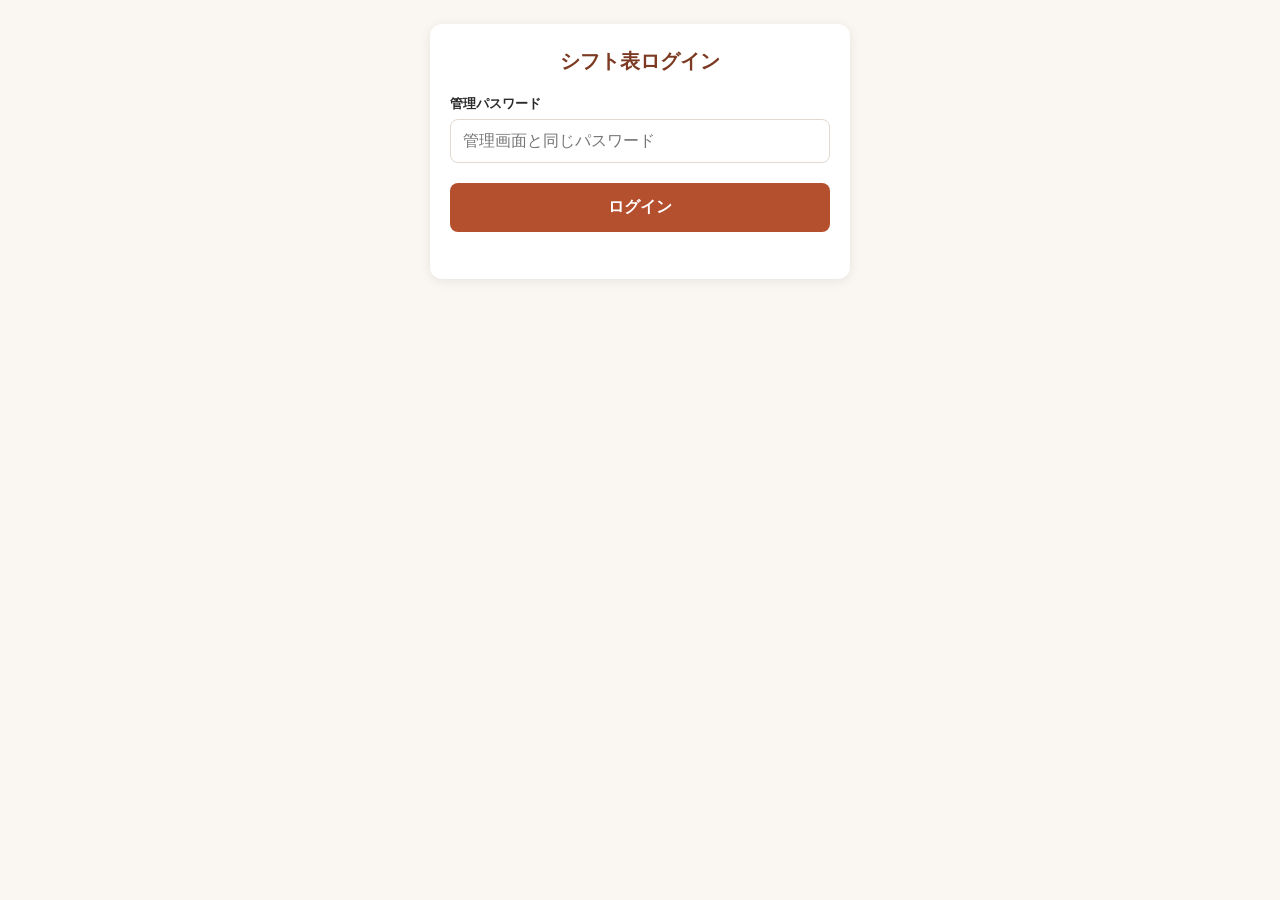
<file: gas/shift.html>
<!DOCTYPE html>
<html>
<head>
  <base target="_top">
  <meta charset="utf-8">
  <style>
    :root {
      --main: #b5502f;
      --main-dark: #7c3a22;
      --bg: #faf6f2;
      --border: #e3d9d0;
      --text: #2b2b2b;
      --muted: #777;
      --danger: #c0392b;
      --danger-bg: #fbebe9;
      --warn: #9a6a00;
      --warn-bg: #fff6dc;
      --ok: #2f7a5f;
      --edit: #2f6f9c;
      --edit-bg: #eaf3f9;
    }
    * { box-sizing: border-box; }
    body {
      font-family: "Hiragino Kaku Gothic ProN", "Yu Gothic", sans-serif;
      background: var(--bg);
      color: var(--text);
      margin: 0;
      padding: 24px 16px 60px;
      font-size: 15px;
    }
    .card {
      max-width: 1100px;
      margin: 0 auto;
      background: #fff;
      border-radius: 12px;
      box-shadow: 0 2px 12px rgba(0,0,0,0.08);
      padding: 24px 20px;
    }
    #loginView.card { max-width: 420px; }
    h1 { font-size: 20px; text-align: center; color: var(--main-dark); margin: 0 0 20px; }
    h2 { font-size: 16px; color: var(--main-dark); margin: 22px 0 10px; }
    h2:first-child { margin-top: 0; }
    p.note { font-size: 13px; color: var(--muted); margin: 0 0 12px; }
    label { display: block; font-size: 13px; font-weight: bold; margin: 12px 0 6px; }
    input[type="password"], input[type="text"], input[type="number"], input[type="date"], input[type="time"], select, textarea {
      padding: 9px 10px;
      border: 1px solid var(--border);
      border-radius: 8px;
      font-size: 15px;
      background: #fff;
      color: var(--text);
      font-family: inherit;
    }
    input[type="password"] { width: 100%; font-size: 16px; padding: 12px; }
    button {
      border: none;
      border-radius: 8px;
      cursor: pointer;
      font-weight: bold;
      font-family: inherit;
      font-size: 14px;
      padding: 10px 16px;
      background: #eee;
      color: #555;
    }
    button:disabled { opacity: .55; cursor: not-allowed; }
    button.primary { background: var(--main); color: #fff; }
    button.small { padding: 6px 10px; font-size: 12px; font-weight: normal; }
    button.link { background: none; color: var(--edit); text-decoration: underline; padding: 4px; font-weight: normal; }
    button.danger { background: var(--danger-bg); color: var(--danger); }
    #loginBtn { width: 100%; margin-top: 20px; padding: 14px; font-size: 16px; }
    .msg { margin-top: 10px; font-size: 13px; min-height: 1em; }
    .msg.error { color: var(--danger); }
    .msg.ok { color: var(--ok); }

    .topBar { display: flex; align-items: center; gap: 12px; flex-wrap: wrap; margin-bottom: 14px; }
    .topBar h1 { margin: 0; text-align: left; flex: 1; }
    .topBar a { color: #888; font-size: 12px; }
    .tabs { display: flex; gap: 6px; flex-wrap: wrap; border-bottom: 2px solid var(--border); margin-bottom: 16px; }
    .tabs button {
      background: none; color: var(--muted); border-radius: 8px 8px 0 0; padding: 10px 14px;
      border-bottom: 3px solid transparent; margin-bottom: -2px;
    }
    .tabs button.active { color: var(--main-dark); border-bottom-color: var(--main); }
    .periodRow { display: flex; align-items: center; gap: 8px; flex-wrap: wrap; margin-bottom: 16px; }
    .periodRow label { margin: 0; }
    .tabPanel { display: none; }
    .tabPanel.active { display: block; }
    .row { display: flex; gap: 8px; align-items: center; flex-wrap: wrap; }
    .checks { display: inline-flex; gap: 4px; flex-wrap: wrap; }
    .checks label { display: inline-flex; align-items: center; gap: 2px; margin: 0; font-weight: normal; font-size: 13px; }
  </style>
</head>
<body>
  <div class="card" id="loginView">
    <h1><?= storeName ?> シフト表ログイン</h1>
    <label for="password">管理パスワード</label>
    <input type="password" id="password" placeholder="管理画面と同じパスワード">
    <button id="loginBtn" class="primary">ログイン</button>
    <div id="loginMsg" class="msg error"></div>
  </div>

  <div class="card" id="appView" style="display:none;">
    <div class="topBar">
      <h1><?= storeName ?> シフト表</h1>
      <a id="backToAdmin" href="<?= adminUrl ?>" target="_top">予約管理に戻る</a>
      <button id="logoutBtn" class="small">ログアウト</button>
    </div>

    <div class="periodRow">
      <label for="periodFrom">期間</label>
      <input type="date" id="periodFrom">
      <span>〜</span>
      <input type="date" id="periodTo">
      <button id="periodLoadBtn">表示</button>
      <span id="periodMsg" class="msg error"></span>
    </div>

    <div class="tabs">
      <button data-tab="grid" class="active">シフト表</button>
      <button data-tab="staff">スタッフ</button>
      <button data-tab="requests">希望・休み</button>
      <button data-tab="settings">枠と条件</button>
    </div>

    <div class="tabPanel active" id="tab-grid"></div>
    <div class="tabPanel" id="tab-staff"></div>
    <div class="tabPanel" id="tab-requests"></div>
    <div class="tabPanel" id="tab-settings"></div>
  </div>

  <script>var Core = (<?!= shiftCoreSource ?>)();</script>
  <script>
    var TOKEN = null;
    var CURRENT_TAB = 'grid';
    var WEEKDAY_LABELS = ['日', '月', '火', '水', '木', '金', '土'];
    var KIND_LABELS = { unavailable: '出られない', prefer_off: 'できれば休み', want: '出たい' };
    /**
     * 画面の状態。data は getShiftBootstrap の結果。
     * assignments / dayOverrides / requests は画面上で編集中の内容(保存前)。
     */
    var STATE = { from: '', to: '', data: null, assignments: [], dayOverrides: [], requests: [], gridDirty: false, reqDirty: false, overridesDirty: false };
    // タブごとの描画関数(各タブの処理が登録する)
    var RENDER = {};

    function storageGet(key) { try { return sessionStorage.getItem(key); } catch (e) { return null; } }
    function storageSet(key, v) { try { if (v === null) sessionStorage.removeItem(key); else sessionStorage.setItem(key, v); } catch (e) {} }

    function esc(s) {
      return String(s === null || s === undefined ? '' : s)
        .replace(/&/g, '&amp;').replace(/</g, '&lt;').replace(/>/g, '&gt;').replace(/"/g, '&quot;');
    }
    function el(id) { return document.getElementById(id); }
    function pad(n) { return n < 10 ? '0' + n : '' + n; }
    function toDateStr(d) { return d.getFullYear() + '-' + pad(d.getMonth() + 1) + '-' + pad(d.getDate()); }
    function dayLabel(date) { return Core.formatMD(date) + '(' + WEEKDAY_LABELS[Core.weekdayOf(date)] + ')'; }
    function staffName(id) {
      var st = (STATE.data && STATE.data.staff || []).filter(function (s) { return s.id === id; })[0];
      return st ? st.name : '(不明)';
    }
    function slotName(id) {
      var sl = (STATE.data && STATE.data.settings.slots || []).filter(function (s) { return s.id === id; })[0];
      return sl ? sl.name : '';
    }

    function showMsg(id, text, isError) {
      var box = el(id);
      if (!box) return;
      box.textContent = text || '';
      box.className = 'msg ' + (isError ? 'error' : 'ok');
    }

    /**
     * サーバ関数を呼ぶ。ログイン切れ(authError)ならログイン画面に戻す。
     * 通信エラーは { success: false, message } として返す。
     */
    function callServer(name) {
      var args = Array.prototype.slice.call(arguments, 1);
      return new Promise(function (resolve) {
        google.script.run
          .withSuccessHandler(function (res) {
            if (res && res.authError) {
              TOKEN = null;
              storageSet('adminToken', null);
              showLogin(res.message);
            }
            resolve(res || { success: false, message: '応答がありませんでした。' });
          })
          .withFailureHandler(function (err) {
            resolve({ success: false, message: '通信エラー: ' + (err && err.message ? err.message : err) });
          })[name].apply(null, args);
      });
    }

    function showLogin(message) {
      el('appView').style.display = 'none';
      el('loginView').style.display = 'block';
      showMsg('loginMsg', message || '', true);
    }

    function showApp() {
      el('loginView').style.display = 'none';
      el('appView').style.display = 'block';
    }

    function doLogin() {
      var btn = el('loginBtn');
      btn.disabled = true;
      showMsg('loginMsg', '', true);
      callServer('adminLogin', el('password').value).then(function (res) {
        btn.disabled = false;
        if (!res.success) { showMsg('loginMsg', res.message, true); return; }
        TOKEN = res.token;
        storageSet('adminToken', TOKEN);
        showApp();
        reload();
      });
    }

    function hasUnsaved() { return STATE.gridDirty || STATE.reqDirty; }
    function confirmDiscard() {
      return !hasUnsaved() || confirm('保存していない変更があります。破棄しますか?');
    }

    /** 期間のデータを読み直して、今のタブを描き直す */
    function reload() {
      var from = el('periodFrom').value, to = el('periodTo').value;
      showMsg('periodMsg', '読み込み中…', false);
      return callServer('getShiftBootstrap', TOKEN, from, to).then(function (res) {
        if (!res.success) { if (!res.authError) showMsg('periodMsg', res.message, true); return res; }
        showMsg('periodMsg', '', false);
        STATE.from = from;
        STATE.to = to;
        STATE.data = res;
        STATE.assignments = res.assignments.slice();
        STATE.dayOverrides = res.dayOverrides.slice();
        STATE.requests = res.requests.slice();
        STATE.gridDirty = false;
        STATE.reqDirty = false;
        STATE.overridesDirty = false;
        renderCurrentTab();
        return res;
      });
    }

    function renderCurrentTab() {
      if (STATE.data && RENDER[CURRENT_TAB]) RENDER[CURRENT_TAB]();
    }

    /** タブを切り替える。離れるタブに未保存の変更があれば確認し、破棄したら元に戻す */
    function showTab(name) {
      if (name !== CURRENT_TAB && STATE.data) {
        var dirty = (CURRENT_TAB === 'requests' && STATE.reqDirty) || (CURRENT_TAB === 'grid' && STATE.gridDirty);
        if (dirty) {
          if (!confirm('保存していない変更があります。破棄しますか?')) return;
          if (CURRENT_TAB === 'requests') { STATE.requests = STATE.data.requests.slice(); STATE.reqDirty = false; }
          if (CURRENT_TAB === 'grid') {
            STATE.assignments = STATE.data.assignments.slice();
            STATE.dayOverrides = STATE.data.dayOverrides.slice();
            STATE.gridDirty = false;
            STATE.overridesDirty = false;
          }
        }
      }
      CURRENT_TAB = name;
      document.querySelectorAll('[data-tab]').forEach(function (b) { b.classList.toggle('active', b.dataset.tab === name); });
      document.querySelectorAll('.tabPanel').forEach(function (p) { p.classList.toggle('active', p.id === 'tab-' + name); });
      renderCurrentTab();
    }

    /** 期間の初期値: 来月の1日〜末日 */
    function setDefaultPeriod() {
      var now = new Date();
      el('periodFrom').value = toDateStr(new Date(now.getFullYear(), now.getMonth() + 1, 1));
      el('periodTo').value = toDateStr(new Date(now.getFullYear(), now.getMonth() + 2, 0));
    }

    function init() {
      setDefaultPeriod();
      el('loginBtn').addEventListener('click', doLogin);
      el('password').addEventListener('keydown', function (e) { if (e.key === 'Enter') doLogin(); });
      el('logoutBtn').addEventListener('click', function () {
        TOKEN = null;
        storageSet('adminToken', null);
        showLogin('');
      });
      el('periodLoadBtn').addEventListener('click', function () { if (confirmDiscard()) reload(); });
      document.querySelectorAll('[data-tab]').forEach(function (b) {
        b.addEventListener('click', function () { showTab(b.dataset.tab); });
      });

      TOKEN = storageGet('adminToken');
      if (TOKEN) {
        showApp();
        reload();
      }
    }
  </script>
  <!-- ==== タブごとの処理(以下に追記) ==== -->
  <style>
    /* ---- スタッフ・枠と条件 ---- */
    .list { border: 1px solid var(--border); border-radius: 10px; overflow: hidden; margin-bottom: 12px; }
    .staffItem { display: flex; gap: 10px; align-items: center; padding: 10px 12px; border-bottom: 1px solid var(--border); cursor: pointer; flex-wrap: wrap; }
    .staffItem:last-child { border-bottom: none; }
    .staffItem:hover { background: var(--bg); }
    .staffItem .nm { font-weight: bold; min-width: 6em; }
    .staffItem .meta { font-size: 12px; color: var(--muted); }
    .staffItem.inactive { color: #aaa; }
    .badge { display: inline-block; font-size: 11px; padding: 1px 6px; border-radius: 999px; background: var(--edit-bg); color: var(--edit); }
    .badge.gray { background: #eee; color: #888; }
    .formBox { border: 1px solid var(--border); border-radius: 10px; padding: 14px; margin: 12px 0; background: #fffdfb; }
    .formGrid { display: grid; grid-template-columns: repeat(auto-fill, minmax(150px, 1fr)); gap: 0 12px; }
    .formGrid input { width: 100%; }
    .editRow { display: flex; gap: 8px; align-items: center; flex-wrap: wrap; padding: 8px 0; border-bottom: 1px dashed var(--border); }
    .editRow input.sname, .editRow input.pname { width: 9em; }
    .editRow input.sreq { width: 4.5em; }
    .editRow .reqLabel { font-size: 12px; color: var(--muted); }
    .overnight { font-size: 12px; color: var(--edit); }
    .buttons { margin-top: 14px; display: flex; gap: 8px; flex-wrap: wrap; }
  </style>
  <script>
    // ==================== スタッフ タブ ====================

    function weekdayChecks(cls, selected) {
      return '<span class="checks">' + WEEKDAY_LABELS.map(function (w, i) {
        return '<label><input type="checkbox" class="' + cls + '" value="' + i + '"' +
          ((selected || []).indexOf(i) !== -1 ? ' checked' : '') + '>' + w + '</label>';
      }).join('') + '</span>';
    }
    function checkedWeekdays(row, cls) {
      return Array.prototype.map.call(row.querySelectorAll('input.' + cls + ':checked'), function (c) { return Number(c.value); });
    }
    function slotOptions(selectedId, emptyLabel) {
      var opts = emptyLabel !== null ? '<option value="">' + esc(emptyLabel) + '</option>' : '';
      return opts + (STATE.data.settings.slots || []).map(function (sl) {
        return '<option value="' + esc(sl.id) + '"' + (sl.id === selectedId ? ' selected' : '') + '>' + esc(sl.name) + '</option>';
      }).join('');
    }
    function numOrEmpty(v) { return v === null || v === undefined ? '' : v; }

    RENDER.staff = function () {
      var staff = STATE.data.staff.slice().sort(function (a, b) { return (b.active - a.active); });
      var html = '<h2>スタッフ</h2><p class="note">名前をタップすると編集できます。辞めた人は削除せず「在籍を外す」にすると、過去のシフトに名前が残ります。</p>';
      html += '<div class="list" id="staffList">' + (staff.length ? staff.map(function (st) {
        var meta = [];
        if (st.positions.length) meta.push(st.positions.join('・'));
        if (st.targetDays !== null) meta.push('目安 週' + st.targetDays + '日');
        if (st.maxDays !== null) meta.push('上限 週' + st.maxDays + '日');
        if (st.maxHours !== null) meta.push('上限 週' + st.maxHours + '時間');
        return '<div class="staffItem' + (st.active ? '' : ' inactive') + '" data-staff-id="' + esc(st.id) + '">' +
          '<span class="nm">' + esc(st.name) + '</span>' +
          (st.veteran ? '<span class="badge">ベテラン</span>' : '') +
          (st.active ? '' : '<span class="badge gray">在籍外</span>') +
          '<span class="meta">' + esc(meta.join(' / ')) + '</span></div>';
      }).join('') : '<div class="staffItem">まだスタッフがいません。</div>') + '</div>';
      html += '<button id="staffAddBtn" class="primary">+ スタッフを追加</button>';
      html += '<div id="staffFormWrap"></div><div id="staffMsg" class="msg"></div>';
      el('tab-staff').innerHTML = html;
      el('staffAddBtn').addEventListener('click', function () { openStaffForm(null); });
      document.querySelectorAll('#staffList .staffItem[data-staff-id]').forEach(function (item) {
        item.addEventListener('click', function () {
          openStaffForm(STATE.data.staff.filter(function (s) { return s.id === item.dataset.staffId; })[0]);
        });
      });
    };

    function openStaffForm(st) {
      var isNew = !st;
      st = st || { id: '', name: '', positions: [], veteran: false, targetDays: null, maxDays: null, maxHours: null, active: true, note: '' };
      var positions = STATE.data.settings.positions || [];
      var html = '<div class="formBox" id="staffForm"><h2>' + (isNew ? 'スタッフを追加' : esc(st.name) + ' さんを編集') + '</h2>';
      html += '<div class="formGrid">' +
        '<div><label for="staffName">名前</label><input type="text" id="staffName" value="' + esc(st.name) + '"></div>' +
        '<div><label for="staffTarget">週の目安日数</label><input type="number" min="0" max="7" step="0.5" id="staffTarget" value="' + numOrEmpty(st.targetDays) + '" placeholder="例: 3"></div>' +
        '<div><label for="staffMaxDays">週の上限日数</label><input type="number" min="0" max="7" id="staffMaxDays" value="' + numOrEmpty(st.maxDays) + '" placeholder="なし"></div>' +
        '<div><label for="staffMaxHours">週の上限時間</label><input type="number" min="0" step="0.5" id="staffMaxHours" value="' + numOrEmpty(st.maxHours) + '" placeholder="なし"></div>' +
        '</div>';
      if (positions.length) {
        html += '<label>できる担当</label><span class="checks">' + positions.map(function (p) {
          return '<label><input type="checkbox" class="staffPos" value="' + esc(p) + '"' + (st.positions.indexOf(p) !== -1 ? ' checked' : '') + '>' + esc(p) + '</label>';
        }).join('') + '</span>';
      }
      html += '<label class="checks"><input type="checkbox" id="staffVeteran"' + (st.veteran ? ' checked' : '') + '>ベテラン(各枠に最低何人か入れたい人)</label>';
      html += '<label for="staffNote">メモ</label><input type="text" id="staffNote" style="width:100%;" value="' + esc(st.note) + '">';
      html += '<h2>いつもの条件(毎週くり返す)</h2><p class="note">例: 学生なので平日のランチは出られない、毎週水曜は休み。その日だけの希望は「希望・休み」タブで入れます(そちらが優先されます)。</p>';
      html += '<div id="recurringRows"></div><button id="recurringAddBtn" class="small">+ 条件を追加</button>';
      html += '<div class="buttons"><button id="staffSaveBtn" class="primary">保存</button><button id="staffCancelBtn">閉じる</button>' +
        (isNew ? '' : '<button id="staffActiveBtn" class="danger">' + (st.active ? '在籍を外す' : '在籍に戻す') + '</button>') + '</div></div>';
      el('staffFormWrap').innerHTML = html;

      var rules = STATE.data.recurring.filter(function (r) { return r.staffId === st.id; });
      rules.forEach(addRecurringRow);
      el('recurringAddBtn').addEventListener('click', function () { addRecurringRow(null); });
      el('staffCancelBtn').addEventListener('click', function () { el('staffFormWrap').innerHTML = ''; });
      el('staffSaveBtn').addEventListener('click', function () { saveStaff(st); });
      if (!isNew) {
        el('staffActiveBtn').addEventListener('click', function () {
          callServer('setStaffActive', TOKEN, st.id, !st.active).then(function (res) {
            if (!res.success) { showMsg('staffMsg', res.message, true); return; }
            reload().then(function () { showMsg('staffMsg', st.name + ' さんを' + (st.active ? '在籍外にしました。' : '在籍に戻しました。'), false); });
          });
        });
      }
      el('staffName').focus();
    }

    function addRecurringRow(rule) {
      rule = rule || { weekdays: [], slotId: '', kind: 'unavailable', note: '' };
      var row = document.createElement('div');
      row.className = 'editRow recurringRow';
      row.innerHTML = weekdayChecks('rwd', rule.weekdays) +
        '<select class="rslot">' + slotOptions(rule.slotId, '終日') + '</select>' +
        '<select class="rkind"><option value="unavailable"' + (rule.kind === 'unavailable' ? ' selected' : '') + '>出られない</option>' +
        '<option value="prefer_off"' + (rule.kind === 'prefer_off' ? ' selected' : '') + '>できれば休み</option></select>' +
        '<button class="small rdel" type="button">削除</button>';
      row.querySelector('.rdel').addEventListener('click', function () { row.remove(); });
      el('recurringRows').appendChild(row);
    }

    function saveStaff(st) {
      var staff = {
        id: st.id,
        name: el('staffName').value,
        positions: Array.prototype.map.call(document.querySelectorAll('.staffPos:checked'), function (c) { return c.value; }),
        veteran: el('staffVeteran').checked,
        targetDays: el('staffTarget').value, maxDays: el('staffMaxDays').value, maxHours: el('staffMaxHours').value,
        active: st.active, note: el('staffNote').value,
      };
      var rules = Array.prototype.map.call(document.querySelectorAll('#recurringRows .recurringRow'), function (row) {
        return { weekdays: checkedWeekdays(row, 'rwd'), slotId: row.querySelector('.rslot').value, kind: row.querySelector('.rkind').value, note: '' };
      });
      el('staffSaveBtn').disabled = true;
      callServer('saveStaffMember', TOKEN, staff).then(function (res) {
        if (!res.success) { el('staffSaveBtn').disabled = false; showMsg('staffMsg', res.message, true); return null; }
        return callServer('saveRecurringRules', TOKEN, res.staff.id, rules).then(function (r2) {
          if (!r2.success) {
            el('staffSaveBtn').disabled = false;
            // スタッフ自体は保存済みなので、次に保存したとき重複して追加されないよう ID を覚えておく
            st.id = res.staff.id;
            showMsg('staffMsg', r2.message, true);
            return null;
          }
          return reload().then(function () { showMsg('staffMsg', res.staff.name + ' さんを保存しました。', false); });
        });
      });
    }

    // ==================== 枠と条件 タブ ====================

    RENDER.settings = function () {
      var st = STATE.data.settings;
      var html = '<h2>担当(ポジション)</h2><p class="note">キッチン・ホールのように担当ごとに人数を決める場合だけ追加します。担当を使わない店は空のままで構いません。</p>';
      html += '<div id="posRows"></div><button id="posAddBtn" class="small">+ 担当を追加</button>';
      html += '<h2>シフト枠</h2><p class="note">ランチ・ディナー・通しなど、人を入れる時間の枠です。終了が開始より前なら翌日までの枠になります。使う曜日にチェックを入れてください。</p>';
      html += '<div id="slotRows"></div><button id="slotAddBtn" class="small">+ 枠を追加</button>';
      html += '<h2>一緒にしない組み合わせ</h2><p class="note">できるだけ同じ時間に入れないようにします。人が足りない日だけ同じ時間に入れ、シフト表に警告を出します。</p>';
      html += '<div id="pairRows"></div><button id="pairAddBtn" class="small">+ 組み合わせを追加</button>';
      html += '<h2>ベテラン</h2><div class="row">各枠にベテランを最低 <input type="number" id="minVeteran" min="0" style="width:5em;" value="' + (st.minVeteranPerSlot || 0) + '"> 人入れたい(0なら気にしない)</div>';
      html += '<div class="buttons"><button id="settingsSaveBtn" class="primary">この内容で保存</button></div><div id="settingsMsg" class="msg"></div>';
      el('tab-settings').innerHTML = html;

      (st.positions || []).forEach(addPosRow);
      var slots = st.slots && st.slots.length ? st.slots : [null];
      slots.forEach(addSlotRow);
      (st.pairRules || []).forEach(addPairRow);
      el('posAddBtn').addEventListener('click', function () { addPosRow(''); });
      el('slotAddBtn').addEventListener('click', function () { addSlotRow(null); });
      el('pairAddBtn').addEventListener('click', function () { addPairRow(null); });
      el('settingsSaveBtn').addEventListener('click', saveSettings);
    };

    function currentPositions() {
      return Array.prototype.map.call(document.querySelectorAll('#posRows input.pname'), function (i) { return i.value.trim(); })
        .filter(function (v) { return v; });
    }

    function addPosRow(name) {
      var row = document.createElement('div');
      row.className = 'editRow posRow';
      row.innerHTML = '<input type="text" class="pname" placeholder="例: キッチン" value="' + esc(name) + '"><button class="small pdel" type="button">削除</button>';
      row.querySelector('.pname').addEventListener('change', refreshSlotRequired);
      row.querySelector('.pdel').addEventListener('click', function () { row.remove(); refreshSlotRequired(); });
      el('posRows').appendChild(row);
      refreshSlotRequired();
    }

    function requiredInputs(required) {
      var positions = currentPositions();
      if (!positions.length) {
        return '<span class="reqLabel">必要人数</span><input type="number" min="0" class="sreq" data-pos="" value="' + ((required || {})[''] || '') + '">';
      }
      return positions.map(function (p) {
        return '<span class="reqLabel">' + esc(p) + '</span><input type="number" min="0" class="sreq" data-pos="' + esc(p) + '" value="' + ((required || {})[p] || '') + '">';
      }).join('');
    }

    function readRequired(row) {
      var out = {};
      row.querySelectorAll('input.sreq').forEach(function (i) { out[i.dataset.pos] = i.value === '' ? 0 : Number(i.value); });
      return out;
    }

    /** 担当が変わったら、各枠の必要人数の入力欄を作り直す(入力済みの値は担当名で引き継ぐ) */
    function refreshSlotRequired() {
      document.querySelectorAll('#slotRows .slotRow').forEach(function (row) {
        row.querySelector('.reqWrap').innerHTML = requiredInputs(readRequired(row));
      });
    }

    function updateOvernight(row) {
      var s = row.querySelector('.sstart').value, e = row.querySelector('.send').value;
      row.querySelector('.overnight').textContent = (s && e && e <= s) ? '翌日まで' : '';
    }

    function addSlotRow(slot) {
      slot = slot || { id: '', name: '', start: '', end: '', weekdays: [], required: {} };
      var row = document.createElement('div');
      row.className = 'editRow slotRow';
      row.dataset.slotId = slot.id;
      row.innerHTML = '<input type="text" class="sname" placeholder="例: ランチ" value="' + esc(slot.name) + '">' +
        '<input type="time" class="sstart" value="' + esc(slot.start) + '">〜<input type="time" class="send" value="' + esc(slot.end) + '">' +
        '<span class="overnight"></span>' + weekdayChecks('swd', slot.weekdays) +
        '<span class="reqWrap">' + requiredInputs(slot.required) + '</span>' +
        '<button class="small sdel" type="button">削除</button>';
      ['.sstart', '.send'].forEach(function (sel) {
        row.querySelector(sel).addEventListener('change', function () { updateOvernight(row); });
      });
      row.querySelector('.sdel').addEventListener('click', function () { row.remove(); });
      el('slotRows').appendChild(row);
      updateOvernight(row);
    }

    function staffOptions(selectedId) {
      return '<option value="">選んでください</option>' + STATE.data.staff.filter(function (s) { return s.active || s.id === selectedId; })
        .map(function (s) { return '<option value="' + esc(s.id) + '"' + (s.id === selectedId ? ' selected' : '') + '>' + esc(s.name) + '</option>'; }).join('');
    }

    function addPairRow(rule) {
      rule = rule || { a: '', b: '' };
      var row = document.createElement('div');
      row.className = 'editRow pairRow';
      row.innerHTML = '<select class="pa">' + staffOptions(rule.a) + '</select>と<select class="pb">' + staffOptions(rule.b) + '</select>' +
        'はできれば同じ時間にしない<button class="small pdel2" type="button">削除</button>';
      row.querySelector('.pdel2').addEventListener('click', function () { row.remove(); });
      el('pairRows').appendChild(row);
    }

    function saveSettings() {
      var settings = {
        positions: Array.prototype.map.call(document.querySelectorAll('#posRows input.pname'), function (i) { return i.value; }),
        slots: Array.prototype.map.call(document.querySelectorAll('#slotRows .slotRow'), function (row) {
          return { id: row.dataset.slotId || '', name: row.querySelector('.sname').value,
            start: row.querySelector('.sstart').value, end: row.querySelector('.send').value,
            weekdays: checkedWeekdays(row, 'swd'), required: readRequired(row) };
        }),
        pairRules: Array.prototype.map.call(document.querySelectorAll('#pairRows .pairRow'), function (row) {
          return { a: row.querySelector('.pa').value, b: row.querySelector('.pb').value, type: 'avoid' };
        }),
        minVeteranPerSlot: el('minVeteran').value,
      };
      el('settingsSaveBtn').disabled = true;
      callServer('saveShiftSettings', TOKEN, settings).then(function (res) {
        el('settingsSaveBtn').disabled = false;
        if (!res.success) { showMsg('settingsMsg', res.message, true); return; }
        reload().then(function () { showMsg('settingsMsg', '保存しました。', false); });
      });
    }
  </script>
  <style>
    /* ---- 希望・休み ---- */
    .reqCal { width: 100%; border-collapse: collapse; table-layout: fixed; }
    .reqCal th { font-size: 12px; color: var(--muted); padding: 4px; }
    .reqCal td { border: 1px solid var(--border); vertical-align: top; height: 64px; padding: 4px; font-size: 12px; }
    .reqDay { cursor: pointer; background: #fff; }
    .reqDay:hover { background: var(--bg); }
    .reqDay.selected { outline: 2px solid var(--main); outline-offset: -2px; }
    .reqDay.closed { background: #f2f2f2; color: #999; cursor: default; }
    .reqDay .d { font-weight: bold; }
    .reqTag { display: inline-block; margin: 1px 2px 0 0; padding: 0 4px; border-radius: 4px; background: var(--danger-bg); color: var(--danger); }
    .reqTag.prefer_off { background: var(--warn-bg); color: var(--warn); }
    .reqTag.want { background: #e6f4ee; color: var(--ok); }
    .reqTag.fromRecurring { opacity: .45; }
    #reqPicker { border: 1px solid var(--border); border-radius: 10px; padding: 12px; margin: 12px 0; background: #fffdfb; }
    #reqPicker .editRow span.slotLbl { min-width: 9em; }
  </style>
  <script>
    // ==================== 希望・休み タブ ====================
    var REQ_TAG = { unavailable: '×', prefer_off: '休', want: '◎' };
    var REQ_STAFF = '';
    var REQ_DATE = '';

    function dayRequest(staffId, date, slotId) {
      return STATE.requests.filter(function (r) { return r.staffId === staffId && r.date === date && (r.slotId || '') === slotId; })[0];
    }
    function recurringKind(staffId, date, slotId) {
      var wd = Core.weekdayOf(date);
      var rule = STATE.data.recurring.filter(function (r) {
        return r.staffId === staffId && r.weekdays.indexOf(wd) !== -1 && (r.slotId || '') === slotId;
      })[0];
      return rule ? rule.kind : null;
    }

    /** その日のラベル。その日だけの希望は濃く、毎週の条件だけによるものは薄く出す */
    function dayTags(staffId, date) {
      var keys = [''].concat(STATE.data.settings.slots.map(function (s) { return s.id; }));
      return keys.map(function (slotId) {
        var dated = dayRequest(staffId, date, slotId);
        var kind = dated ? dated.kind : recurringKind(staffId, date, slotId);
        if (!kind) return '';
        return '<span class="reqTag ' + kind + (dated ? '' : ' fromRecurring') + '">' +
          esc((slotId ? slotName(slotId) : '') + REQ_TAG[kind]) + '</span>';
      }).join('');
    }

    RENDER.requests = function () {
      var active = STATE.data.staff.filter(function (s) { return s.active; });
      if (!active.some(function (s) { return s.id === REQ_STAFF; })) REQ_STAFF = active.length ? active[0].id : '';
      var html = '<h2>希望・休み</h2><p class="note">スタッフを選んで、日付をタップして入力します。' +
        '× 出られない / 休 できれば休み / ◎ 出たい。薄い表示はスタッフ画面の「いつもの条件」によるものです。</p>';
      if (!active.length) {
        el('tab-requests').innerHTML = html + '<p>先に「スタッフ」タブでスタッフを追加してください。</p>';
        return;
      }
      html += '<div class="row"><label for="reqStaff" style="margin:0;">スタッフ</label><select id="reqStaff">' +
        active.map(function (s) { return '<option value="' + esc(s.id) + '"' + (s.id === REQ_STAFF ? ' selected' : '') + '>' + esc(s.name) + '</option>'; }).join('') +
        '</select></div>';
      html += '<div id="reqCalendar"></div><div id="reqPickerWrap"></div>';
      html += '<div class="buttons"><button id="reqSaveBtn" class="primary">希望を保存</button></div><div id="reqMsg" class="msg"></div>';
      el('tab-requests').innerHTML = html;
      el('reqStaff').addEventListener('change', function () { REQ_STAFF = this.value; REQ_DATE = ''; renderReqCalendar(); });
      el('reqSaveBtn').addEventListener('click', saveRequestsNow);
      renderReqCalendar();
    };

    function renderReqCalendar() {
      var dates = Core.listDates(STATE.from, STATE.to);
      var start = Core.mondayOf(STATE.from);
      var end = Core.addDays(Core.mondayOf(STATE.to), 6);
      var all = Core.listDates(start, end);
      var html = '<table class="reqCal"><thead><tr>' + [1, 2, 3, 4, 5, 6, 0].map(function (w) { return '<th>' + WEEKDAY_LABELS[w] + '</th>'; }).join('') + '</tr></thead><tbody>';
      for (var i = 0; i < all.length; i += 7) {
        html += '<tr>' + all.slice(i, i + 7).map(function (date) {
          if (dates.indexOf(date) === -1) return '<td></td>';
          var b = STATE.data.business[date] || {};
          if (b.closed) return '<td class="reqDay closed" data-date="' + date + '"><span class="d">' + Core.formatMD(date) + '</span><br>休業</td>';
          return '<td class="reqDay' + (date === REQ_DATE ? ' selected' : '') + '" data-date="' + date + '"><span class="d">' +
            Core.formatMD(date) + '</span><br>' + dayTags(REQ_STAFF, date) + '</td>';
        }).join('') + '</tr>';
      }
      el('reqCalendar').innerHTML = html + '</tbody></table>';
      document.querySelectorAll('.reqDay:not(.closed)').forEach(function (td) {
        td.addEventListener('click', function () { REQ_DATE = td.dataset.date; renderReqCalendar(); renderReqPicker(); });
      });
    }

    function renderReqPicker() {
      if (!REQ_DATE) { el('reqPickerWrap').innerHTML = ''; return; }
      var rows = [{ id: '', name: '終日' }].concat(STATE.data.settings.slots);
      var html = '<div id="reqPicker"><b>' + esc(staffName(REQ_STAFF)) + ' さん ' + dayLabel(REQ_DATE) + '</b>';
      rows.forEach(function (row) {
        var dated = dayRequest(REQ_STAFF, REQ_DATE, row.id);
        var rec = recurringKind(REQ_STAFF, REQ_DATE, row.id);
        html += '<div class="editRow"><span class="slotLbl">' + esc(row.name) + '</span><select class="reqKind" data-slot="' + esc(row.id) + '">' +
          '<option value="">指定なし' + (rec ? '(いつもは「' + KIND_LABELS[rec] + '」)' : '') + '</option>' +
          ['unavailable', 'prefer_off', 'want'].map(function (k) {
            return '<option value="' + k + '"' + (dated && dated.kind === k ? ' selected' : '') + '>' + KIND_LABELS[k] + '</option>';
          }).join('') + '</select></div>';
      });
      html += '<button id="reqPickerClose" class="small">閉じる</button></div>';
      el('reqPickerWrap').innerHTML = html;
      document.querySelectorAll('#reqPicker select.reqKind').forEach(function (sel) {
        sel.addEventListener('change', function () { setRequest(REQ_STAFF, REQ_DATE, sel.dataset.slot, sel.value); });
      });
      el('reqPickerClose').addEventListener('click', function () { REQ_DATE = ''; renderReqCalendar(); renderReqPicker(); });
    }

    function setRequest(staffId, date, slotId, kind) {
      STATE.requests = STATE.requests.filter(function (r) {
        return !(r.staffId === staffId && r.date === date && (r.slotId || '') === slotId);
      });
      if (kind) STATE.requests.push({ date: date, staffId: staffId, slotId: slotId, kind: kind, note: '' });
      STATE.reqDirty = true;
      renderReqCalendar();
    }

    function saveRequestsNow() {
      el('reqSaveBtn').disabled = true;
      callServer('saveRequests', TOKEN, STATE.from, STATE.to, STATE.requests).then(function (res) {
        el('reqSaveBtn').disabled = false;
        if (!res.success) { showMsg('reqMsg', res.message, true); return; }
        reload().then(function () { showMsg('reqMsg', '保存しました。', false); });
      });
    }
  </script>
  <style>
    /* ---- シフト表 ---- */
    .gridButtons { display: flex; gap: 8px; flex-wrap: wrap; margin-bottom: 12px; }
    #gridWrap { overflow-x: auto; border: 1px solid var(--border); border-radius: 10px; }
    #grid { border-collapse: separate; border-spacing: 0; min-width: 100%; font-size: 13px; }
    #grid th, #grid td { border-right: 1px solid var(--border); border-bottom: 1px solid var(--border); padding: 6px; vertical-align: top; }
    #grid th.slotHead { position: sticky; left: 0; background: #fff; z-index: 1; text-align: left; white-space: nowrap; min-width: 6.5em; }
    #grid th.slotHead small { display: block; color: var(--muted); font-weight: normal; }
    #grid thead th { background: var(--bg); white-space: nowrap; }
    #grid th.dayHead { cursor: pointer; min-width: 7.5em; }
    #grid th.dayHead.sat { color: var(--edit); }
    #grid th.dayHead.sun { color: var(--danger); }
    #grid th.closedHead, #grid td.closedCell { background: #f2f2f2; color: #999; }
    .cellPos { cursor: pointer; border-radius: 6px; padding: 3px 4px; margin-bottom: 3px; min-height: 1.6em; }
    .cellPos:hover { background: var(--bg); }
    .cellPos .pos { font-size: 11px; color: var(--muted); }
    .cellPos.warn { background: var(--warn-bg); }
    .cellPos.err { background: var(--danger-bg); }
    .who { display: inline-block; margin: 1px 3px 1px 0; padding: 1px 6px; border-radius: 999px; background: var(--edit-bg); color: var(--edit); }
    .who.pinned::after { content: ' ●'; font-size: 9px; vertical-align: 1px; }
    .who.warn { background: var(--warn-bg); color: var(--warn); }
    .who.err { background: var(--danger-bg); color: var(--danger); font-weight: bold; }
    .short { display: inline-block; padding: 1px 6px; border-radius: 999px; border: 1px dashed var(--danger); color: var(--danger); font-size: 12px; }
    #picker, #dayPanel { border: 1px solid var(--border); border-radius: 10px; padding: 12px; margin: 12px 0; background: #fffdfb; }
    #picker .cand { display: flex; flex-wrap: wrap; gap: 6px; margin-top: 6px; }
    #picker .addCand { background: var(--edit-bg); color: var(--edit); font-weight: normal; }
    #picker .addCand.blocked { background: #eee; color: #888; }
    #picker .addCand .reason { font-size: 11px; margin-left: 4px; }
    #warnList { margin-top: 14px; }
    .warnItem { font-size: 13px; padding: 4px 8px; border-left: 4px solid var(--warn); background: var(--warn-bg); margin-bottom: 4px; border-radius: 4px; }
    .warnItem.error { border-left-color: var(--danger); background: var(--danger-bg); color: var(--danger); }
    #summary { margin-top: 14px; border-collapse: collapse; font-size: 13px; }
    #summary th, #summary td { border-bottom: 1px solid var(--border); padding: 4px 8px; text-align: right; white-space: nowrap; }
    #summary th:first-child, #summary td:first-child { text-align: left; }
    #summary tr.offTarget td { background: var(--warn-bg); }
    #summary tr.overMax td { background: var(--danger-bg); color: var(--danger); }
    .legend { font-size: 12px; color: var(--muted); margin: 6px 0 0; }

    @media print {
      body { background: #fff; padding: 0; font-size: 11px; }
      .card { box-shadow: none; padding: 0; max-width: none; }
      .topBar button, .topBar a, .periodRow, .tabs, .gridButtons, #picker, #dayPanel, #warnList, #gridMsg, .legend, #tab-grid > .note { display: none !important; }
      #gridWrap { overflow: visible; border: none; }
      #grid th, #grid td { border-color: #000; }
      #grid th.slotHead { position: static; }
      .who, .short, .cellPos.warn, .cellPos.err { background: none !important; color: #000 !important; border: none; padding: 0 2px; }
      .who.pinned::after { content: ''; }
    }
  </style>
  <script>
    // ==================== シフト表 タブ ====================
    var PICK = null; // 開いているセル { date, slotId, position }

    function gridProblem() {
      var d = STATE.data;
      return Core.buildProblem({
        from: STATE.from, to: STATE.to, settings: d.settings, staff: d.staff, requests: d.requests,
        recurring: d.recurring, business: d.business, dayOverrides: STATE.dayOverrides,
        outsideAssignments: d.outsideAssignments,
      });
    }
    function sameCell(a, date, slotId, position) { return a.date === date && a.slotId === slotId && (a.position || '') === position; }

    RENDER.grid = function () {
      var html = '<p class="note">「自動作成」で案を作り、セルをタップして手直しします。手で入れた・外した人は固定(●)になり、もう一度自動作成しても変わりません。日付をタップすると、その日だけ枠を消したり足したりできます。</p>';
      html += '<div class="gridButtons"><button id="genBtn" class="primary">自動作成</button>' +
        '<button id="genResetBtn">固定も消して作り直す</button><button id="gridSaveBtn" class="primary">保存</button>' +
        '<button id="printBtn">印刷</button></div><div id="gridMsg" class="msg"></div>';
      html += '<div id="dayPanelWrap"></div><div id="pickerWrap"></div>';
      html += '<div id="gridWrap"><table id="grid"></table></div><p class="legend">● 固定 / 赤: 守るべき条件を破っている / 黄: できれば避けたい</p>';
      html += '<div id="warnList"></div><table id="summary"></table>';
      el('tab-grid').innerHTML = html;
      if (!STATE.data.settings.slots.length) {
        el('grid').innerHTML = '<tr><td>先に「枠と条件」タブでシフト枠を作ってください。</td></tr>';
      }
      el('genBtn').addEventListener('click', function () { runGenerate(false); });
      el('genResetBtn').addEventListener('click', function () {
        if (confirm('固定した割り当ても含めて、すべて作り直します。よろしいですか?')) runGenerate(true);
      });
      el('gridSaveBtn').addEventListener('click', saveGrid);
      el('printBtn').addEventListener('click', function () { window.print(); });
      PICK = null;
      renderGridBody();
    };

    function renderGridBody() {
      if (!STATE.data.settings.slots.length) return;
      var problem = gridProblem();
      var result = Core.evaluate(problem, STATE.assignments);
      var dates = problem.dates;

      // 警告の印(セル・人)
      var cellMark = {}, whoMark = {};
      result.warnings.forEach(function (w) {
        if (!w.date || !w.slotId) return;
        var key = w.date + '|' + w.slotId;
        if (cellMark[key] !== 'err') cellMark[key] = w.level === 'error' ? 'err' : 'warn';
        w.staffIds.forEach(function (id) {
          var k = key + '|' + id;
          if (whoMark[k] !== 'err') whoMark[k] = w.level === 'error' ? 'err' : 'warn';
        });
      });
      var cellsByDateSlot = {};
      problem.cells.forEach(function (c) { (cellsByDateSlot[c.date + '|' + c.slotId] = cellsByDateSlot[c.date + '|' + c.slotId] || []).push(c); });

      var html = '<thead><tr><th class="slotHead">枠</th>' + dates.map(function (date) {
        var b = STATE.data.business[date] || {};
        var wd = Core.weekdayOf(date);
        if (b.closed) return '<th class="closedHead">' + dayLabel(date) + '<br>休業</th>';
        return '<th class="dayHead' + (wd === 6 ? ' sat' : wd === 0 ? ' sun' : '') + '" data-date="' + date + '">' + dayLabel(date) + '</th>';
      }).join('') + '</tr></thead><tbody>';
      STATE.data.settings.slots.forEach(function (slot) {
        html += '<tr><th class="slotHead">' + esc(slot.name) + '<small>' + esc(slot.start) + '-' + esc(slot.end) + '</small></th>';
        dates.forEach(function (date) {
          var cells = cellsByDateSlot[date + '|' + slot.id];
          if ((STATE.data.business[date] || {}).closed) { html += '<td class="closedCell"></td>'; return; }
          if (!cells) { html += '<td></td>'; return; }
          html += '<td data-date="' + date + '" data-slot="' + esc(slot.id) + '">' + cells.map(function (cell) {
            var people = STATE.assignments.filter(function (a) {
              return a.kind === 'assign' && sameCell(a, date, slot.id, cell.position) && problem.staffById[a.staffId];
            });
            var mark = cellMark[date + '|' + slot.id] || '';
            var short = cell.required - people.length;
            return '<div class="cellPos ' + mark + '" data-date="' + date + '" data-slot="' + esc(slot.id) + '" data-pos="' + esc(cell.position) + '">' +
              (cell.position ? '<span class="pos">' + esc(cell.position) + '</span> ' : '') +
              people.map(function (a) {
                var m = whoMark[date + '|' + slot.id + '|' + a.staffId] || '';
                return '<span class="who ' + m + (a.pinned ? ' pinned' : '') + '" data-staff="' + esc(a.staffId) + '">' + esc(staffName(a.staffId)) + '</span>';
              }).join('') +
              (short > 0 ? '<span class="short">不足' + (short > 1 ? short : '') + '</span>' : '') + '</div>';
          }).join('') + '</td>';
        });
        html += '</tr>';
      });
      el('grid').innerHTML = html + '</tbody>';

      document.querySelectorAll('#grid .cellPos').forEach(function (c) {
        c.addEventListener('click', function () {
          PICK = { date: c.dataset.date, slotId: c.dataset.slot, position: c.dataset.pos };
          renderPicker();
        });
      });
      document.querySelectorAll('#grid th.dayHead').forEach(function (th) {
        th.addEventListener('click', function () { renderDayPanel(th.dataset.date); });
      });

      el('warnList').innerHTML = result.warnings.length
        ? '<h2>警告(' + result.warnings.length + '件)</h2>' + result.warnings.map(function (w) {
          return '<div class="warnItem ' + (w.level === 'error' ? 'error' : 'warn') + '">' + esc(w.message) + '</div>';
        }).join('')
        : '';
      el('summary').innerHTML = '<thead><tr><th>スタッフ</th><th>出勤日数</th><th>目安</th><th>時間</th><th>上限(週)</th></tr></thead><tbody>' +
        result.summary.map(function (sm) {
          var st = STATE.data.staff.filter(function (s) { return s.id === sm.staffId; })[0];
          var cls = (sm.overMaxDays || sm.overMaxHours) ? 'overMax' : (Math.abs(sm.days - sm.expectedDays) > 1 ? 'offTarget' : '');
          var limits = [];
          if (st.maxDays !== null) limits.push(st.maxDays + '日');
          if (st.maxHours !== null) limits.push(st.maxHours + '時間');
          return '<tr class="staffRow ' + cls + '"><td>' + esc(sm.name) + '</td><td>' + sm.days + '日</td><td>' + sm.expectedDays + '日</td><td>' +
            sm.hours + '時間</td><td>' + (limits.join(' / ') || '-') + '</td></tr>';
        }).join('') + '</tbody>';
      if (PICK) renderPicker();
    }

    /** 候補者ごとの「入れたらどうなるか」 */
    function candidateInfo(problem, st, date, slotId, position) {
      var cell = problem.cellByKey[date + '|' + slotId + '|' + position];
      var reasons = [], blocked = false, disabled = false;
      var others = STATE.assignments.filter(function (a) {
        return a.kind === 'assign' && a.staffId === st.id && a.date === date && !sameCell(a, date, slotId, position);
      });
      if (cell && others.some(function (a) {
        var c = problem.cellByKey[Core.cellKeyOf(a)];
        return c && Core.rangesOverlap(c, cell);
      })) { reasons.push('同じ時間に別の枠'); disabled = true; }
      if (position && st.positions.indexOf(position) === -1) { reasons.push(position + 'の担当外'); blocked = true; }
      var av = Core.availability(problem, st.id, date, slotId);
      if (av === 'unavailable') { reasons.push('出られない日'); blocked = true; }
      if (av === 'prefer_off') reasons.push('休み希望');
      if (av === 'want') reasons.push('出たい');
      if (!disabled) {
        var trial = STATE.assignments.concat([{ date: date, slotId: slotId, position: position, staffId: st.id, kind: 'assign', pinned: true }]);
        var over = Core.evaluate(problem, trial).warnings.some(function (w) {
          return (w.code === 'max_days' || w.code === 'max_hours') && w.staffIds[0] === st.id;
        });
        var before = Core.evaluate(problem, STATE.assignments).warnings.some(function (w) {
          return (w.code === 'max_days' || w.code === 'max_hours') && w.staffIds[0] === st.id;
        });
        if (over && !before) { reasons.push('週の上限を超える'); blocked = true; }
      }
      if (STATE.assignments.some(function (a) { return a.kind === 'exclude' && a.staffId === st.id && a.date === date && a.slotId === slotId; })) {
        reasons.push('外した人');
      }
      return { reasons: reasons, blocked: blocked, disabled: disabled };
    }

    function renderPicker() {
      if (!PICK) { el('pickerWrap').innerHTML = ''; return; }
      var problem = gridProblem();
      var p = PICK;
      var inCell = STATE.assignments.filter(function (a) {
        return a.kind === 'assign' && sameCell(a, p.date, p.slotId, p.position) && problem.staffById[a.staffId];
      });
      var inIds = inCell.map(function (a) { return a.staffId; });
      var html = '<div id="picker"><b>' + dayLabel(p.date) + ' ' + esc(slotName(p.slotId)) + (p.position ? ' ' + esc(p.position) : '') + '</b>';
      html += '<div class="cand">' + (inCell.length ? inCell.map(function (a) {
        return '<span class="who' + (a.pinned ? ' pinned' : '') + '">' + esc(staffName(a.staffId)) + '</span>' +
          '<button class="small removeWho" data-staff="' + esc(a.staffId) + '">外す</button>' +
          (a.pinned ? '<button class="small unpinWho" data-staff="' + esc(a.staffId) + '">固定を外す</button>' : '');
      }).join('') : '<span class="note">まだ誰も入っていません。</span>') + '</div>';
      html += '<div style="margin-top:8px;font-size:13px;">追加する人:</div><div class="cand">' +
        STATE.data.staff.filter(function (s) { return s.active && inIds.indexOf(s.id) === -1; }).map(function (st) {
          var info = candidateInfo(problem, st, p.date, p.slotId, p.position);
          return '<button class="addCand' + (info.blocked || info.disabled ? ' blocked' : '') + '" data-staff="' + esc(st.id) + '"' +
            (info.disabled ? ' disabled' : '') + '>' + esc(st.name) +
            (info.reasons.length ? '<span class="reason">(' + esc(info.reasons.join('・')) + ')</span>' : '') + '</button>';
        }).join('') + '</div>';
      html += '<div class="buttons"><button id="pickerClose" class="small">閉じる</button></div></div>';
      el('pickerWrap').innerHTML = html;
      document.querySelectorAll('#picker .addCand').forEach(function (b) {
        b.addEventListener('click', function () { pickAdd(b.dataset.staff); });
      });
      document.querySelectorAll('#picker .removeWho').forEach(function (b) {
        b.addEventListener('click', function () { pickRemove(b.dataset.staff); });
      });
      document.querySelectorAll('#picker .unpinWho').forEach(function (b) {
        b.addEventListener('click', function () { pickUnpin(b.dataset.staff); });
      });
      el('pickerClose').addEventListener('click', function () { PICK = null; renderPicker(); });
    }

    function gridChanged() { STATE.gridDirty = true; renderGridBody(); }

    function pickAdd(staffId) {
      var p = PICK;
      STATE.assignments = STATE.assignments.filter(function (a) {
        return !(a.kind === 'exclude' && a.staffId === staffId && a.date === p.date && a.slotId === p.slotId);
      });
      STATE.assignments.push({ date: p.date, slotId: p.slotId, position: p.position, staffId: staffId, kind: 'assign', pinned: true });
      gridChanged();
    }

    function pickRemove(staffId) {
      var p = PICK;
      STATE.assignments = STATE.assignments.filter(function (a) {
        return !(a.staffId === staffId && a.date === p.date && a.slotId === p.slotId &&
          (a.kind === 'exclude' || (a.position || '') === p.position));
      });
      STATE.assignments.push({ date: p.date, slotId: p.slotId, position: '', staffId: staffId, kind: 'exclude', pinned: true });
      gridChanged();
    }

    function pickUnpin(staffId) {
      var p = PICK;
      STATE.assignments.forEach(function (a) {
        if (a.kind === 'assign' && a.staffId === staffId && sameCell(a, p.date, p.slotId, p.position)) a.pinned = false;
      });
      gridChanged();
    }

    /** 日付見出しのパネル: その日だけ枠を消す・足す */
    function renderDayPanel(date) {
      var slots = STATE.data.settings.slots;
      var withOverrides = {}, base = {};
      Core.buildCells(STATE.data.settings, [date], STATE.data.business, STATE.dayOverrides)
        .forEach(function (c) { withOverrides[c.slotId] = true; });
      Core.buildCells(STATE.data.settings, [date], STATE.data.business, [])
        .forEach(function (c) { base[c.slotId] = true; });
      var html = '<div id="dayPanel"><b>' + dayLabel(date) + ' の枠</b><div class="checks" style="margin-top:6px;">' +
        slots.map(function (sl) {
          return '<label><input type="checkbox" class="daySlot" value="' + esc(sl.id) + '"' + (withOverrides[sl.id] ? ' checked' : '') + '>' +
            esc(sl.name) + (base[sl.id] ? '' : '(普段はなし)') + '</label>';
        }).join('') + '</div><div class="buttons"><button id="dayPanelClose" class="small">閉じる</button></div></div>';
      el('dayPanelWrap').innerHTML = html;
      document.querySelectorAll('#dayPanel input.daySlot').forEach(function (cb) {
        cb.addEventListener('change', function () {
          var slotId = cb.value;
          STATE.dayOverrides = STATE.dayOverrides.filter(function (o) { return !(o.date === date && o.slotId === slotId); });
          if (cb.checked !== !!base[slotId]) STATE.dayOverrides.push({ date: date, slotId: slotId, state: cb.checked ? 'on' : 'off' });
          if (!cb.checked) {
            STATE.assignments = STATE.assignments.filter(function (a) { return !(a.date === date && a.slotId === slotId); });
          }
          STATE.overridesDirty = true;
          if (PICK && PICK.date === date && PICK.slotId === slotId) PICK = null;
          gridChanged();
        });
      });
      el('dayPanelClose').addEventListener('click', function () { el('dayPanelWrap').innerHTML = ''; });
    }

    function setGridBusy(busy) {
      ['genBtn', 'genResetBtn', 'gridSaveBtn'].forEach(function (id) { el(id).disabled = busy; });
    }

    function runGenerate(resetPins) {
      setGridBusy(true);
      showMsg('gridMsg', '作成中…(最大30秒ほど)', false);
      var current = resetPins ? [] : STATE.assignments;
      // 画面上の日別枠(未保存を含む)を渡して作る。ここでは何も保存しない
      callServer('generateShift', TOKEN, STATE.from, STATE.to, current, STATE.dayOverrides).then(function (res) {
        setGridBusy(false);
        if (!res.success) { showMsg('gridMsg', res.message, true); return; }
        STATE.assignments = res.assignments;
        PICK = null;
        gridChanged();
        showMsg('gridMsg', '作成しました。内容を確認して「保存」を押してください。', false);
      });
    }

    function saveGrid() {
      setGridBusy(true);
      callServer('saveShiftPeriod', TOKEN, STATE.from, STATE.to, STATE.assignments, STATE.dayOverrides).then(function (res) {
        setGridBusy(false);
        if (!res.success) { showMsg('gridMsg', res.message, true); return; }
        STATE.overridesDirty = false;
        reload().then(function () { showMsg('gridMsg', '保存しました。', false); });
      });
    }
  </script>
  <script>document.addEventListener('DOMContentLoaded', init);</script>
</body>
</html>
</file>
<file: kitsune-lp/css/style.css>
/* ============================================================
   KITSUNE Apex Coaching LP
   配色:ネイビー / ブルー / ホワイト
   色を変えたい場合は :root の値だけを書き換えてください。
   ============================================================ */

:root {
  --navy-950: #050b1a;
  --navy-900: #081226;
  --navy-800: #0d1b38;
  --navy-700: #142650;
  --blue-500: #2f7bff;
  --blue-400: #4f95ff;
  --cyan-300: #7fd4ff;
  --white: #ffffff;
  --ink: #e8eefc;
  --ink-soft: #b4c2e0;
  --muted: #7d8db0;
  --line: rgba(127, 170, 255, 0.16);
  --line-strong: rgba(127, 170, 255, 0.32);
  --card: rgba(20, 38, 80, 0.55);
  --glow: rgba(47, 123, 255, 0.45);

  --font-ja: 'Noto Sans JP', 'Hiragino Kaku Gothic ProN', 'Yu Gothic', sans-serif;
  --font-en: 'Rajdhani', 'Noto Sans JP', sans-serif;

  --radius: 4px;
  --cut: 14px;
  --header-h: 64px;
  --gutter: 20px;
}

*,
*::before,
*::after { box-sizing: border-box; }

html {
  scroll-behavior: smooth;
  scroll-padding-top: calc(var(--header-h) + 12px);
  -webkit-text-size-adjust: 100%;
}

body {
  margin: 0;
  background: var(--navy-900);
  color: var(--ink);
  font-family: var(--font-ja);
  font-size: 16px;
  line-height: 1.85;
  letter-spacing: 0.02em;
  overflow-x: hidden;
  -webkit-font-smoothing: antialiased;
}

img { max-width: 100%; height: auto; display: block; }
a { color: inherit; }
h1, h2, h3, h4, p { margin: 0; }
ul, ol { margin: 0; padding: 0; list-style: none; }

/* content.js で \n と書いた箇所を改行として表示する */
[data-bind] { white-space: pre-line; }

.container {
  width: 100%;
  max-width: 1120px;
  margin: 0 auto;
  padding: 0 var(--gutter);
}
.container-narrow { max-width: 820px; }

/* ---------- ボタン ---------- */
.btn {
  --btn-cut: 10px;
  position: relative;
  display: inline-flex;
  align-items: center;
  justify-content: center;
  gap: 10px;
  min-height: 48px;
  padding: 12px 26px;
  border: 0;
  font: 700 15px/1.3 var(--font-ja);
  letter-spacing: 0.04em;
  text-decoration: none;
  cursor: pointer;
  clip-path: polygon(var(--btn-cut) 0, 100% 0, 100% calc(100% - var(--btn-cut)), calc(100% - var(--btn-cut)) 100%, 0 100%, 0 var(--btn-cut));
  transition: transform .2s ease, filter .2s ease, background-color .2s ease;
}
.btn:hover { transform: translateY(-2px); filter: brightness(1.08); }
.btn:focus-visible { outline: 2px solid var(--cyan-300); outline-offset: 3px; }
.btn-sm { min-height: 40px; padding: 8px 16px; font-size: 13px; --btn-cut: 8px; }
.btn-lg { min-height: 58px; padding: 16px 34px; font-size: 16px; }

.btn-primary {
  color: var(--white);
  background: linear-gradient(135deg, var(--blue-400), var(--blue-500) 55%, #1f5fe0);
  box-shadow: 0 10px 30px var(--glow);
}
.btn-x { color: var(--navy-900); background: var(--white); }
.btn-ghost {
  color: var(--white);
  background: rgba(255, 255, 255, 0.06);
  box-shadow: inset 0 0 0 1px var(--line-strong);
}
.btn-outline {
  color: var(--white);
  background: transparent;
  box-shadow: inset 0 0 0 1px var(--blue-400);
}
.btn-outline:hover { background: rgba(47, 123, 255, 0.12); }

.x-icon { width: 18px; height: 18px; fill: currentColor; flex: none; }
.btn-sm .x-icon { width: 14px; height: 14px; }

/* ---------- サンプル表示 ---------- */
.sample-bar {
  position: fixed;
  top: 0; left: 0; right: 0;
  z-index: 60;
  padding: 4px 12px;
  background: #f5b82e;
  color: #1d1400;
  font-size: 12px;
  font-weight: 700;
  text-align: center;
  line-height: 1.5;
}
.is-sample .site-header { top: 26px; }
.sample-tag {
  position: absolute;
  top: 10px; right: 10px;
  padding: 1px 8px;
  border: 1px solid #f5b82e;
  color: #f5b82e;
  font: 700 11px/1.6 var(--font-en);
  letter-spacing: 0.12em;
}

/* ---------- ヘッダー ---------- */
.site-header {
  position: fixed;
  top: 0; left: 0; right: 0;
  z-index: 50;
  height: var(--header-h);
  transition: background-color .3s ease, box-shadow .3s ease, backdrop-filter .3s ease;
}
.site-header.is-scrolled {
  background: rgba(8, 18, 38, 0.82);
  -webkit-backdrop-filter: blur(12px);
  backdrop-filter: blur(12px);
  box-shadow: 0 1px 0 var(--line);
}
.header-inner {
  display: flex;
  align-items: center;
  gap: 24px;
  height: 100%;
}
.brand {
  display: flex;
  align-items: center;
  gap: 10px;
  text-decoration: none;
  margin-right: auto;
}
.brand img { filter: drop-shadow(0 0 10px var(--glow)); }
.brand-text { display: flex; flex-direction: column; line-height: 1.1; }
.brand-en { font: 700 22px/1 var(--font-en); letter-spacing: 0.22em; color: var(--white); }
.brand-ja { font: 600 10px/1.4 var(--font-en); letter-spacing: 0.18em; color: var(--cyan-300); text-transform: uppercase; }

.global-nav { display: none; gap: 28px; }
.global-nav a {
  font-size: 13px;
  font-weight: 500;
  color: var(--ink-soft);
  text-decoration: none;
  transition: color .2s;
}
.global-nav a:hover { color: var(--white); }

/* ---------- ファーストビュー ---------- */
.hero {
  position: relative;
  padding: calc(var(--header-h) + 36px) 0 48px;
  overflow: hidden;
  isolation: isolate;
}
.is-sample .hero { padding-top: calc(var(--header-h) + 62px); }
.hero-bg {
  position: absolute;
  inset: 0;
  z-index: -1;
  background:
    radial-gradient(60% 50% at 78% 30%, rgba(47, 123, 255, 0.38), transparent 70%),
    radial-gradient(40% 40% at 10% 90%, rgba(127, 212, 255, 0.14), transparent 70%),
    linear-gradient(180deg, var(--navy-950) 0%, var(--navy-900) 70%);
}
.hero-bg::before {
  /* 斜めのライン(ゲームUI風) */
  content: '';
  position: absolute;
  inset: 0;
  background-image:
    linear-gradient(115deg, transparent 0 62%, rgba(127, 170, 255, 0.08) 62% 62.3%, transparent 62.3% 70%, rgba(127, 170, 255, 0.06) 70% 70.2%, transparent 70.2%),
    linear-gradient(rgba(127, 170, 255, 0.05) 1px, transparent 1px),
    linear-gradient(90deg, rgba(127, 170, 255, 0.05) 1px, transparent 1px);
  background-size: 100% 100%, 48px 48px, 48px 48px;
  -webkit-mask-image: linear-gradient(180deg, #000 30%, transparent 95%);
  mask-image: linear-gradient(180deg, #000 30%, transparent 95%);
}
.hero-inner {
  display: grid;
  gap: 24px;
  align-items: center;
}
.eyebrow {
  display: inline-flex;
  align-items: center;
  gap: 10px;
  margin-bottom: 18px;
  font: 600 13px/1 var(--font-en);
  letter-spacing: 0.3em;
  color: var(--cyan-300);
}
.eyebrow::before {
  content: '';
  width: 28px;
  height: 2px;
  background: var(--cyan-300);
}
.hero-title {
  font-size: clamp(30px, 8.4vw, 56px);
  font-weight: 900;
  line-height: 1.38;
  letter-spacing: 0.02em;
  color: var(--white);
}
.hero-title em {
  font-style: normal;
  background: linear-gradient(90deg, var(--cyan-300), var(--blue-400));
  -webkit-background-clip: text;
  background-clip: text;
  color: transparent;
}
.hero-lead {
  margin-top: 20px;
  max-width: 34em;
  font-size: 15px;
  color: var(--ink-soft);
}
.hero-cta {
  display: flex;
  flex-direction: column;
  gap: 12px;
  margin-top: 30px;
}
.hero-note {
  margin-top: 12px;
  font-size: 12px;
  color: var(--muted);
}

.hero-visual {
  position: relative;
  order: -1;
  width: min(46vw, 190px);
  margin: 0 auto;
  aspect-ratio: 1;
}
.hero-ring {
  position: absolute;
  inset: 4%;
  border-radius: 50%;
  border: 1px solid var(--line-strong);
  background: radial-gradient(circle, rgba(47, 123, 255, 0.28), transparent 65%);
}
.hero-ring::before,
.hero-ring::after {
  content: '';
  position: absolute;
  border-radius: 50%;
}
.hero-ring::before {
  inset: -7%;
  border: 1px dashed rgba(127, 212, 255, 0.25);
  animation: spin 40s linear infinite;
}
.hero-ring::after {
  inset: 10%;
  border: 2px solid transparent;
  border-top-color: var(--cyan-300);
  border-right-color: rgba(127, 212, 255, 0.3);
  animation: spin 9s linear infinite;
}
.hero-fox {
  position: relative;
  width: 100%;
  height: 100%;
  filter: drop-shadow(0 18px 40px rgba(47, 123, 255, 0.55));
  animation: float 6s ease-in-out infinite;
}
.hero-badge {
  position: absolute;
  right: -38%;
  bottom: 6%;
  display: flex;
  flex-direction: column;
  padding: 8px 16px 8px 14px;
  background: rgba(8, 18, 38, 0.88);
  border-left: 3px solid #ff4f6a;
  box-shadow: 0 8px 24px rgba(0, 0, 0, 0.4), inset 0 0 0 1px var(--line);
  clip-path: polygon(0 0, 100% 0, 100% calc(100% - 10px), calc(100% - 10px) 100%, 0 100%);
}
.hero-badge-label { font: 600 10px/1.4 var(--font-en); letter-spacing: 0.2em; color: var(--muted); }
.hero-badge-value {
  font: 700 22px/1.1 var(--font-en);
  letter-spacing: 0.12em;
  background: linear-gradient(90deg, #ff6b81, #ff2e55);
  -webkit-background-clip: text;
  background-clip: text;
  color: transparent;
}

@keyframes spin { to { transform: rotate(360deg); } }
@keyframes float { 50% { transform: translateY(-10px); } }

.stats {
  display: grid;
  grid-template-columns: repeat(3, 1fr);
  margin-top: 44px;
  border-top: 1px solid var(--line);
  border-bottom: 1px solid var(--line);
}
.stat {
  padding: 18px 6px;
  text-align: center;
}
.stat + .stat { border-left: 1px solid var(--line); }
.stat-value {
  font: 700 clamp(28px, 8vw, 44px)/1 var(--font-en);
  color: var(--white);
  letter-spacing: 0.02em;
}
.stat-unit { margin-left: 2px; font-size: 0.5em; color: var(--cyan-300); }
.stat-label { margin-top: 6px; font-size: 11px; color: var(--ink-soft); line-height: 1.5; }

/* ---------- セクション共通 ---------- */
.section { position: relative; padding: 80px 0; }
.section-alt {
  background:
    linear-gradient(180deg, transparent, rgba(13, 27, 56, 0.6) 12%, rgba(13, 27, 56, 0.6) 88%, transparent),
    var(--navy-900);
}
.section-head { margin-bottom: 40px; text-align: center; }
.section-head-sub { margin-top: 80px; }
.section-en {
  font: 700 13px/1 var(--font-en);
  letter-spacing: 0.4em;
  color: var(--blue-400);
}
.section-title {
  position: relative;
  margin-top: 10px;
  padding-bottom: 18px;
  font-size: clamp(22px, 5.6vw, 34px);
  font-weight: 900;
  line-height: 1.45;
  color: var(--white);
}
.section-title::after {
  content: '';
  position: absolute;
  left: 50%;
  bottom: 0;
  width: 44px;
  height: 3px;
  transform: translateX(-50%) skewX(-30deg);
  background: linear-gradient(90deg, var(--blue-500), var(--cyan-300));
}
.section-lead { margin-top: 16px; font-size: 14px; color: var(--ink-soft); }

/* カード共通(角を斜めにカット) */
.feature,
.result,
.voice,
.plan,
.flow-step {
  position: relative;
  background: var(--card);
  box-shadow: inset 0 0 0 1px var(--line);
  clip-path: polygon(0 0, calc(100% - var(--cut)) 0, 100% var(--cut), 100% 100%, var(--cut) 100%, 0 calc(100% - var(--cut)));
}

/* ---------- 特徴 ---------- */
.features { display: grid; gap: 16px; }
.feature { padding: 28px 24px 26px; }
.feature-num {
  display: block;
  font: 700 40px/1 var(--font-en);
  color: transparent;
  -webkit-text-stroke: 1px var(--blue-400);
}
.feature-title { margin-top: 14px; font-size: 18px; font-weight: 700; line-height: 1.55; color: var(--white); }
.feature-text { margin-top: 10px; font-size: 14px; color: var(--ink-soft); }

/* ---------- コーチ ---------- */
.coach { display: grid; gap: 28px; align-items: center; }
.coach-photo {
  position: relative;
  margin: 0 auto;
  width: min(100%, 360px);
}
.coach-photo::before {
  content: '';
  position: absolute;
  inset: 14px -14px -14px 14px;
  border: 1px solid var(--blue-400);
  clip-path: polygon(0 0, calc(100% - 24px) 0, 100% 24px, 100% 100%, 24px 100%, 0 calc(100% - 24px));
}
.coach-photo img {
  position: relative;
  width: 100%;
  aspect-ratio: 1;
  object-fit: cover;
  background: linear-gradient(160deg, var(--navy-700), var(--navy-950));
  clip-path: polygon(0 0, calc(100% - 24px) 0, 100% 24px, 100% 100%, 24px 100%, 0 calc(100% - 24px));
}
.coach-role { font: 700 13px/1 var(--font-en); letter-spacing: 0.3em; color: var(--cyan-300); }
.coach-name { margin-top: 8px; font-size: 30px; font-weight: 900; color: var(--white); }
.coach-bio { margin-top: 14px; font-size: 15px; color: var(--ink-soft); }
.coach-sub {
  margin-top: 28px;
  font-size: 14px;
  font-weight: 700;
  color: var(--white);
  letter-spacing: 0.1em;
}
.achievements { margin-top: 10px; display: grid; gap: 8px; }
.achievements li,
.plan-features li {
  display: flex;
  gap: 10px;
  align-items: flex-start;
  font-size: 14px;
  line-height: 1.6;
}
.achievements li {
  padding: 12px 14px;
  background: rgba(47, 123, 255, 0.08);
  border-left: 2px solid var(--blue-400);
}
.achievements svg,
.plan-features svg { flex: none; width: 18px; height: 18px; margin-top: 1px; fill: var(--cyan-300); }
.coach-link {
  display: inline-block;
  margin-top: 22px;
  font-size: 14px;
  font-weight: 700;
  color: var(--cyan-300);
  text-decoration: none;
}
.coach-link:hover { text-decoration: underline; }

/* ---------- 実績 ---------- */
.results { display: grid; gap: 16px; }
.result { padding: 26px 22px 20px; }
.is-sample .result { padding-top: 44px; }
.result-img { width: 100%; margin-bottom: 18px; aspect-ratio: 16 / 9; object-fit: cover; }
.result-ranks {
  display: flex;
  align-items: center;
  justify-content: center;
  gap: 12px;
}
.rank {
  min-width: 108px;
  padding: 8px 12px;
  font: 700 18px/1.2 var(--font-en);
  letter-spacing: 0.1em;
  text-align: center;
  text-transform: uppercase;
  color: var(--rank-color, var(--white));
  background: color-mix(in srgb, var(--rank-color, #fff) 12%, transparent);
  box-shadow: inset 0 0 0 1px color-mix(in srgb, var(--rank-color, #fff) 45%, transparent);
  clip-path: polygon(8px 0, 100% 0, calc(100% - 8px) 100%, 0 100%);
}
.rank-to {
  font-size: 22px;
  background: color-mix(in srgb, var(--rank-color, #fff) 20%, transparent);
  text-shadow: 0 0 18px color-mix(in srgb, var(--rank-color, #fff) 60%, transparent);
}
.rank-rookie   { --rank-color: #b9a58e; }
.rank-bronze   { --rank-color: #d08a4f; }
.rank-silver   { --rank-color: #c8d1dd; }
.rank-gold     { --rank-color: #f2c94c; }
.rank-platinum { --rank-color: #5fd6c7; }
.rank-diamond  { --rank-color: #6fb3ff; }
.rank-master   { --rank-color: #b98cff; }
.rank-predator { --rank-color: #ff4f6a; }
.result-arrow svg { width: 22px; height: 22px; fill: var(--cyan-300); }
.result-meta {
  display: flex;
  flex-wrap: wrap;
  justify-content: center;
  gap: 4px 14px;
  margin-top: 16px;
  font-size: 12px;
  color: var(--muted);
}
.result-name { color: var(--ink); font-weight: 700; }

.voices { display: grid; gap: 16px; }
.voice { padding: 50px 24px 22px; }
.voice::before {
  content: '“';
  position: absolute;
  top: 6px;
  left: 18px;
  font: 700 56px/1 Georgia, serif;
  color: rgba(79, 149, 255, 0.35);
}
.voice-text { position: relative; font-size: 15px; color: var(--ink); }
.voice-who {
  display: flex;
  flex-wrap: wrap;
  align-items: baseline;
  gap: 4px 12px;
  margin-top: 16px;
  padding-top: 14px;
  border-top: 1px solid var(--line);
}
.voice-name { font-size: 14px; font-weight: 700; color: var(--white); }
.voice-meta { font: 600 13px/1.4 var(--font-en); letter-spacing: 0.06em; color: var(--cyan-300); }

/* ---------- 料金 ---------- */
.plans { display: grid; gap: 18px; align-items: stretch; }
.plan {
  display: flex;
  flex-direction: column;
  padding: 30px 24px 26px;
}
.plan.is-recommended {
  background: linear-gradient(170deg, rgba(47, 123, 255, 0.32), rgba(20, 38, 80, 0.7) 45%);
  box-shadow: inset 0 0 0 1px var(--blue-400), 0 20px 50px rgba(47, 123, 255, 0.25);
}
.plan-badge {
  position: absolute;
  top: 0;
  left: 24px;
  padding: 3px 14px;
  font-size: 12px;
  font-weight: 700;
  letter-spacing: 0.1em;
  background: var(--blue-500);
  color: var(--white);
}
.plan-name { font-size: 18px; font-weight: 700; color: var(--white); }
.is-recommended .plan-name { margin-top: 10px; }
.plan-price {
  margin-top: 10px;
  font: 700 44px/1.1 var(--font-en);
  color: var(--white);
  letter-spacing: 0.02em;
}
.plan-yen { font-size: 0.55em; margin-right: 2px; color: var(--cyan-300); }
.plan-unit { margin-left: 6px; font: 500 13px/1 var(--font-ja); color: var(--ink-soft); letter-spacing: 0; }
.plan-desc { margin-top: 10px; font-size: 13px; color: var(--ink-soft); }
.plan-features {
  display: grid;
  gap: 10px;
  margin: 20px 0 26px;
  padding-top: 20px;
  border-top: 1px solid var(--line);
}
.plan .btn { margin-top: auto; width: 100%; }
.plans-note { margin-top: 20px; font-size: 12px; color: var(--muted); text-align: center; }

/* ---------- ご利用の流れ ---------- */
.flow { display: grid; gap: 14px; counter-reset: flow; }
.flow-step { padding: 22px 22px 20px 24px; }
.flow-step::before {
  content: '';
  position: absolute;
  left: 0; top: 0; bottom: 0;
  width: 3px;
  background: linear-gradient(180deg, var(--cyan-300), var(--blue-500));
}
.flow-num { font: 700 14px/1 var(--font-en); letter-spacing: 0.2em; color: var(--cyan-300); }
.flow-title { margin-top: 8px; font-size: 17px; font-weight: 700; color: var(--white); }
.flow-text { margin-top: 6px; font-size: 14px; color: var(--ink-soft); }

/* ---------- よくある質問 ---------- */
.faq { display: grid; gap: 10px; }
.faq-item {
  background: var(--card);
  box-shadow: inset 0 0 0 1px var(--line);
}
.faq-item[open] { box-shadow: inset 0 0 0 1px var(--line-strong); }
.faq-item summary {
  display: flex;
  align-items: center;
  gap: 14px;
  padding: 18px 18px;
  cursor: pointer;
  list-style: none;
  font-size: 15px;
  font-weight: 700;
  color: var(--white);
  line-height: 1.6;
}
.faq-item summary::-webkit-details-marker { display: none; }
.faq-q,
.faq-a {
  flex: none;
  font: 700 20px/1 var(--font-en);
}
.faq-q { color: var(--blue-400); }
.faq-a { color: var(--cyan-300); }
.faq-question { flex: 1; }
.faq-toggle {
  position: relative;
  flex: none;
  width: 14px;
  height: 14px;
}
.faq-toggle::before,
.faq-toggle::after {
  content: '';
  position: absolute;
  top: 6px;
  left: 0;
  width: 14px;
  height: 2px;
  background: var(--cyan-300);
  transition: transform .25s ease;
}
.faq-toggle::after { transform: rotate(90deg); }
.faq-item[open] .faq-toggle::after { transform: rotate(0deg); }
.faq-answer {
  display: flex;
  gap: 14px;
  padding: 0 18px 20px;
  font-size: 14px;
  color: var(--ink-soft);
}
.faq-answer p { padding-top: 1px; }

/* ---------- 最終CTA ---------- */
.cta-final {
  position: relative;
  padding: 90px 0 100px;
  text-align: center;
  overflow: hidden;
  isolation: isolate;
  background:
    radial-gradient(60% 70% at 50% 100%, rgba(47, 123, 255, 0.35), transparent 70%),
    var(--navy-950);
  border-top: 1px solid var(--line);
}
.cta-final-inner { display: flex; flex-direction: column; align-items: center; }
.cta-fox { width: 96px; filter: drop-shadow(0 10px 30px var(--glow)); }
.cta-title {
  margin-top: 20px;
  font-size: clamp(24px, 6.4vw, 40px);
  font-weight: 900;
  line-height: 1.45;
  color: var(--white);
}
.cta-text {
  max-width: 32em;
  margin: 16px 0 30px;
  font-size: 15px;
  color: var(--ink-soft);
}

/* ---------- フッター ---------- */
.site-footer {
  padding: 36px 0 110px;
  background: var(--navy-950);
  border-top: 1px solid var(--line);
  text-align: center;
}
.footer-brand {
  display: inline-flex;
  align-items: center;
  gap: 8px;
  font: 700 18px/1 var(--font-en);
  letter-spacing: 0.22em;
  color: var(--white);
}
.footer-disclaimer { margin-top: 16px; font-size: 11px; line-height: 1.7; color: var(--muted); }
.footer-copy { margin-top: 10px; font: 500 12px/1.4 var(--font-en); letter-spacing: 0.08em; color: var(--muted); }

/* ---------- スマホ下部固定ボタン ---------- */
.sticky-cta {
  position: fixed;
  left: 0; right: 0; bottom: 0;
  z-index: 40;
  padding: 10px var(--gutter) calc(10px + env(safe-area-inset-bottom));
  background: linear-gradient(180deg, transparent, rgba(5, 11, 26, 0.92) 35%);
  transform: translateY(110%);
  transition: transform .3s ease;
}
.sticky-cta.is-visible { transform: translateY(0); }
.sticky-cta .btn { width: 100%; min-height: 54px; }

.noscript { padding: 120px 20px; text-align: center; }

/* ---------- スクロール時のフェードイン ---------- */
.has-reveal .section-head,
.has-reveal .feature,
.has-reveal .coach,
.has-reveal .result,
.has-reveal .voice,
.has-reveal .plan,
.has-reveal .flow-step,
.has-reveal .faq-item {
  opacity: 0;
  transform: translateY(18px);
  transition: opacity .7s ease, transform .7s ease;
}
.has-reveal .is-in { opacity: 1; transform: none; }

@media (prefers-reduced-motion: reduce) {
  html { scroll-behavior: auto; }
  *, *::before, *::after { animation: none !important; transition: none !important; }
  .has-reveal .section-head, .has-reveal .feature, .has-reveal .coach, .has-reveal .result,
  .has-reveal .voice, .has-reveal .plan, .has-reveal .flow-step, .has-reveal .faq-item { opacity: 1; transform: none; }
}

/* ============================================================
   タブレット以上
   ============================================================ */
@media (min-width: 600px) {
  :root { --gutter: 32px; }
  .hero-cta { flex-direction: row; flex-wrap: wrap; }
  .hero-visual { width: 240px; }
  .stat-label { font-size: 13px; }
  .features, .results, .voices { grid-template-columns: repeat(2, 1fr); }
  .flow { grid-template-columns: repeat(2, 1fr); }
}

@media (min-width: 900px) {
  :root { --header-h: 76px; }
  .global-nav { display: flex; }
  .hero { padding: calc(var(--header-h) + 64px) 0 64px; min-height: 92vh; display: flex; flex-direction: column; justify-content: center; }
  .is-sample .hero { padding-top: calc(var(--header-h) + 90px); }
  .hero-inner { grid-template-columns: 1.15fr 0.85fr; gap: 40px; }
  .hero-badge { right: -4%; }
  .hero-visual { order: 0; width: 100%; max-width: 440px; }
  .hero-lead { font-size: 16px; }
  .stats { margin-top: 64px; }
  .stat { padding: 26px 10px; }
  .section { padding: 120px 0; }
  .section-head { margin-bottom: 56px; }
  .section-head-sub { margin-top: 110px; }
  .features, .results, .voices, .plans { grid-template-columns: repeat(3, 1fr); }
  .feature { padding: 36px 30px 32px; }
  .coach { grid-template-columns: 0.9fr 1.1fr; gap: 64px; }
  .coach-photo { width: 100%; }
  .plan.is-recommended { transform: translateY(-14px); }
  .flow { grid-template-columns: repeat(4, 1fr); }
  .cta-final { padding: 120px 0 130px; }
  .site-footer { padding-bottom: 40px; }
  .sticky-cta { display: none; }
}

@media (min-width: 900px) {
  .has-reveal .plan.is-recommended.is-in { transform: translateY(-14px); }
}
</file>
